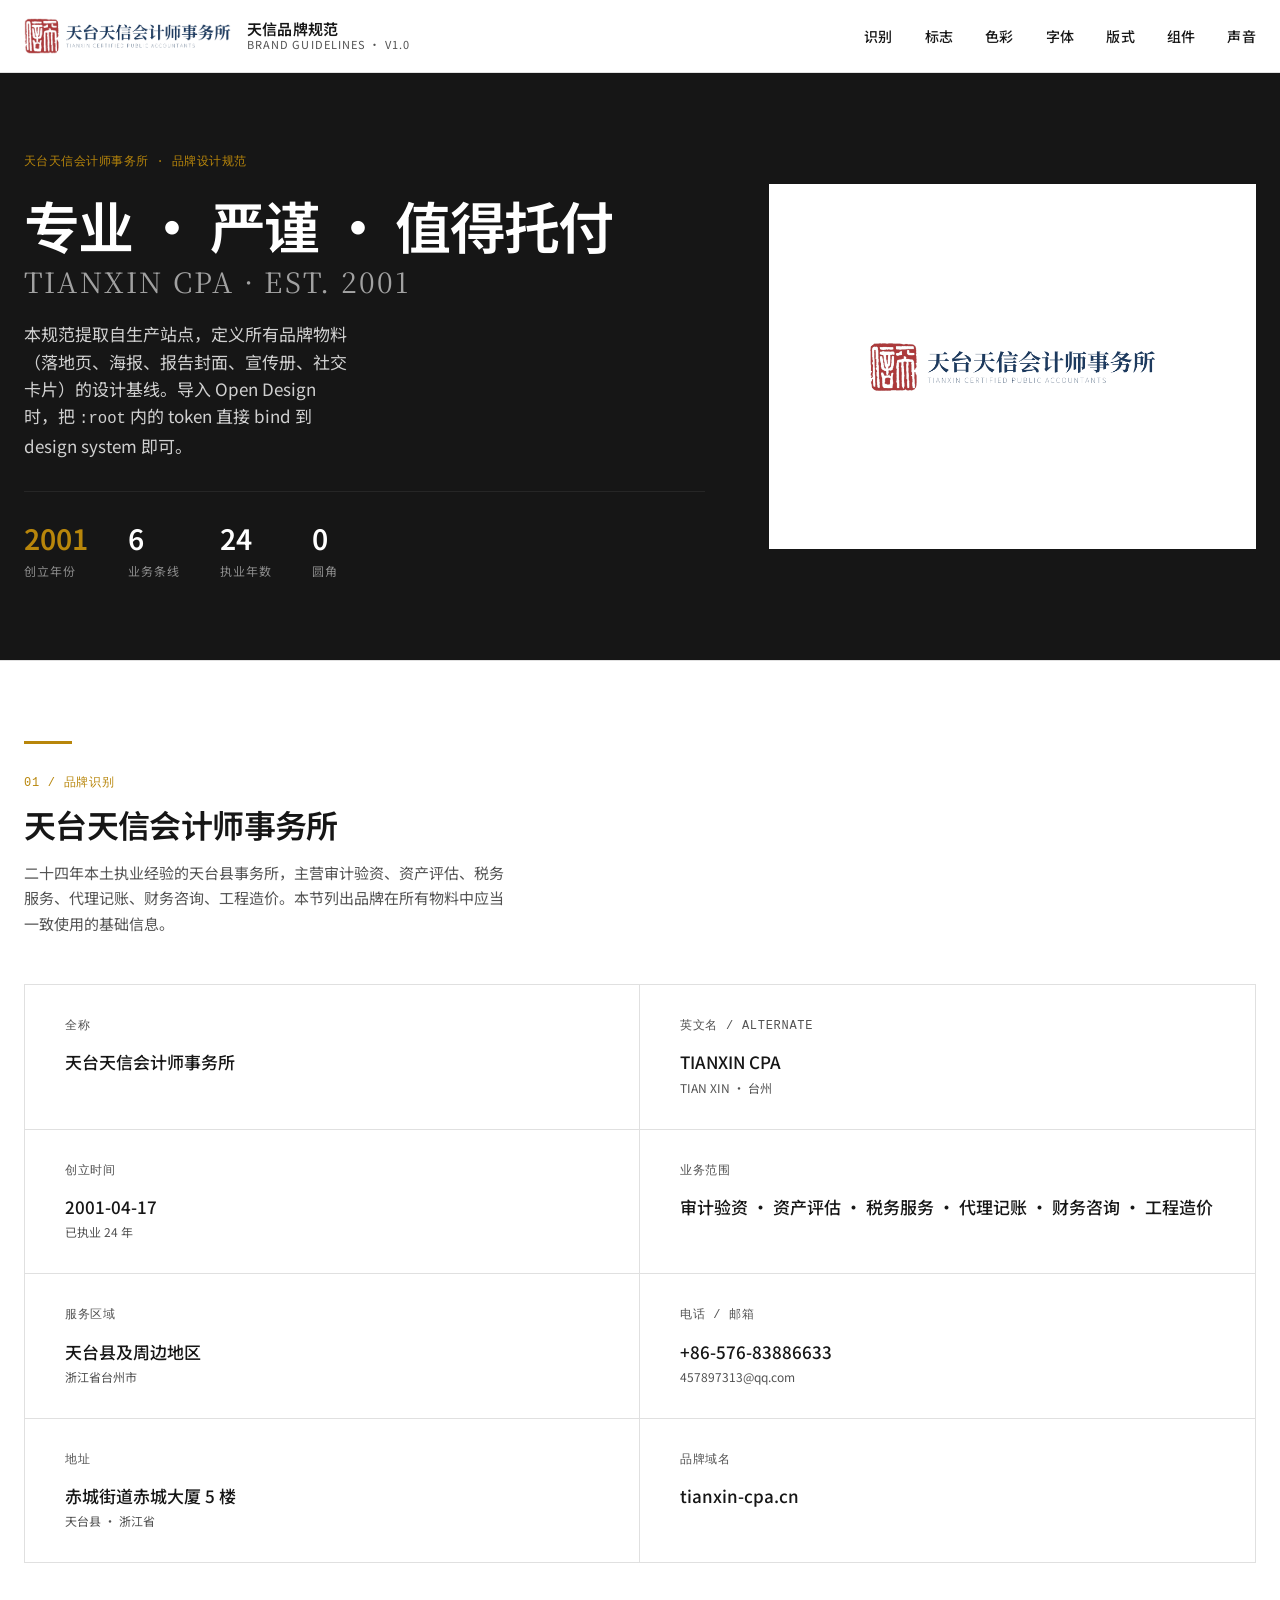
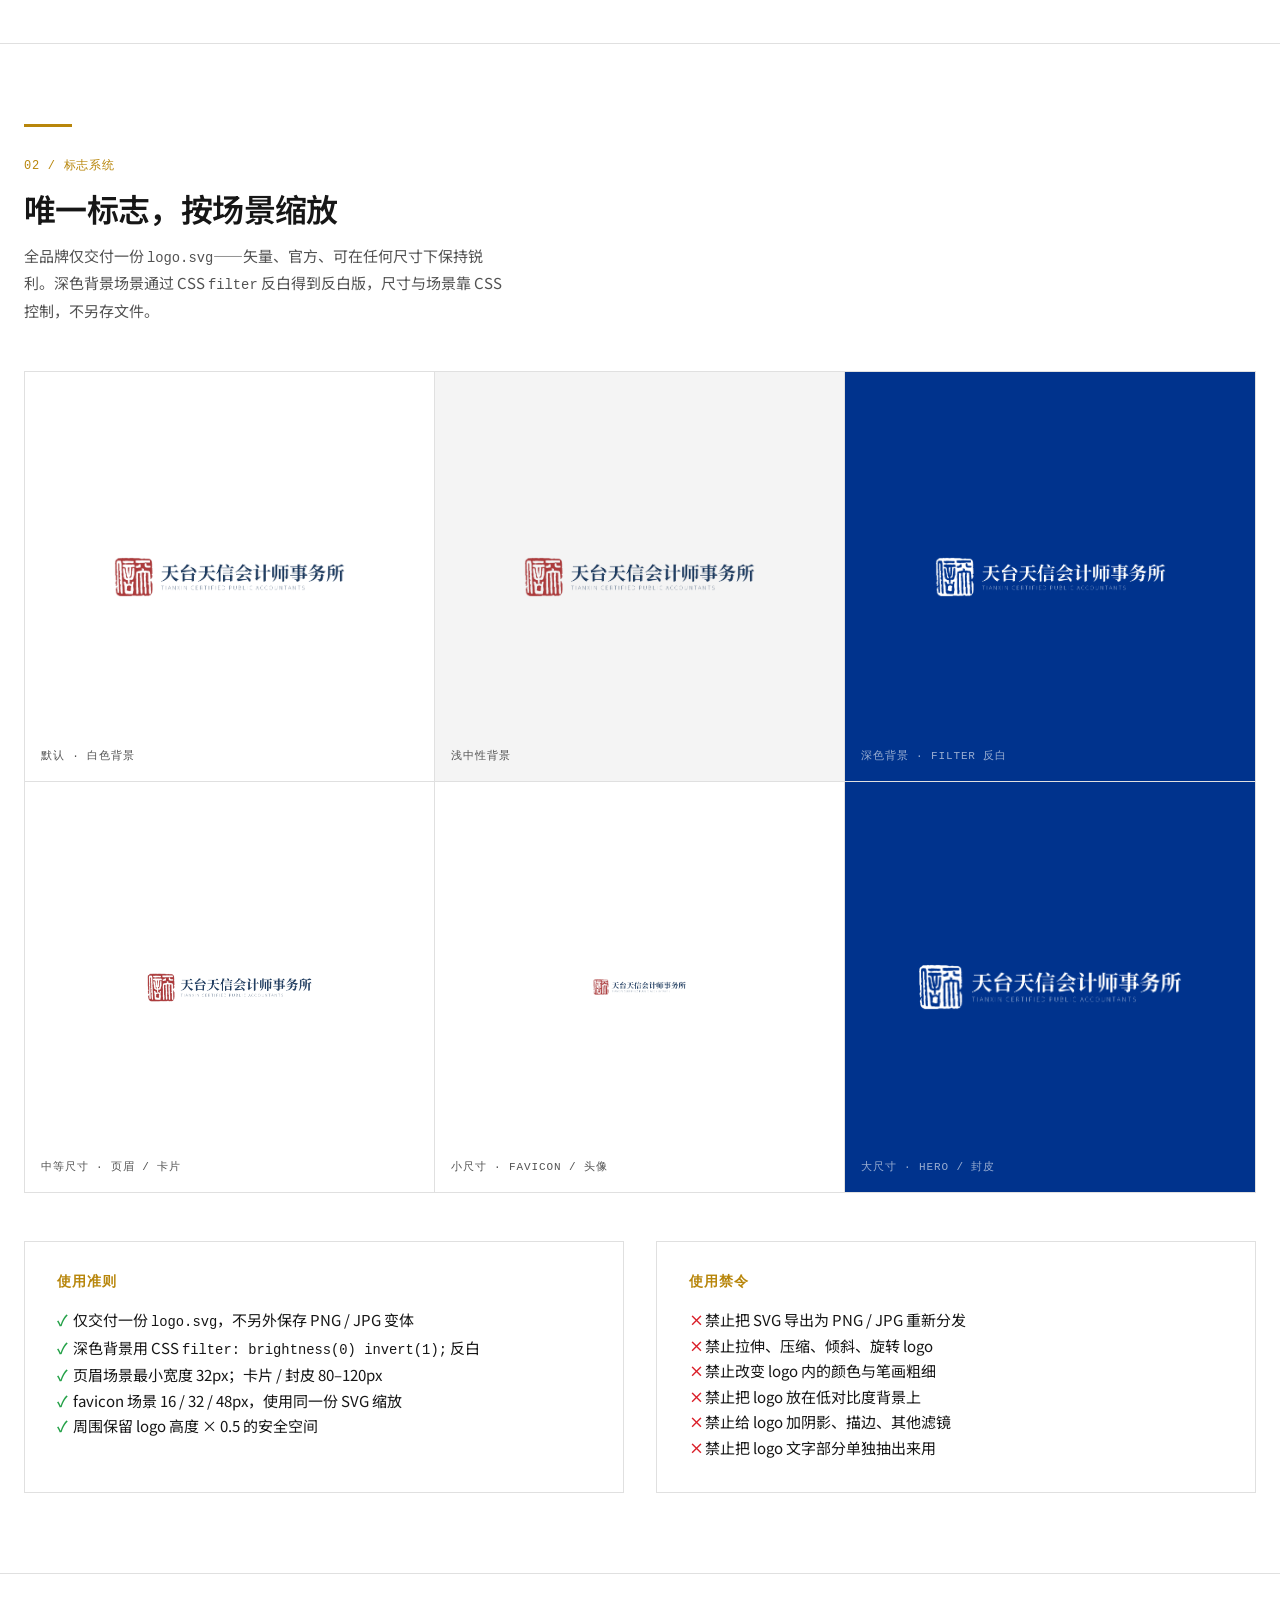
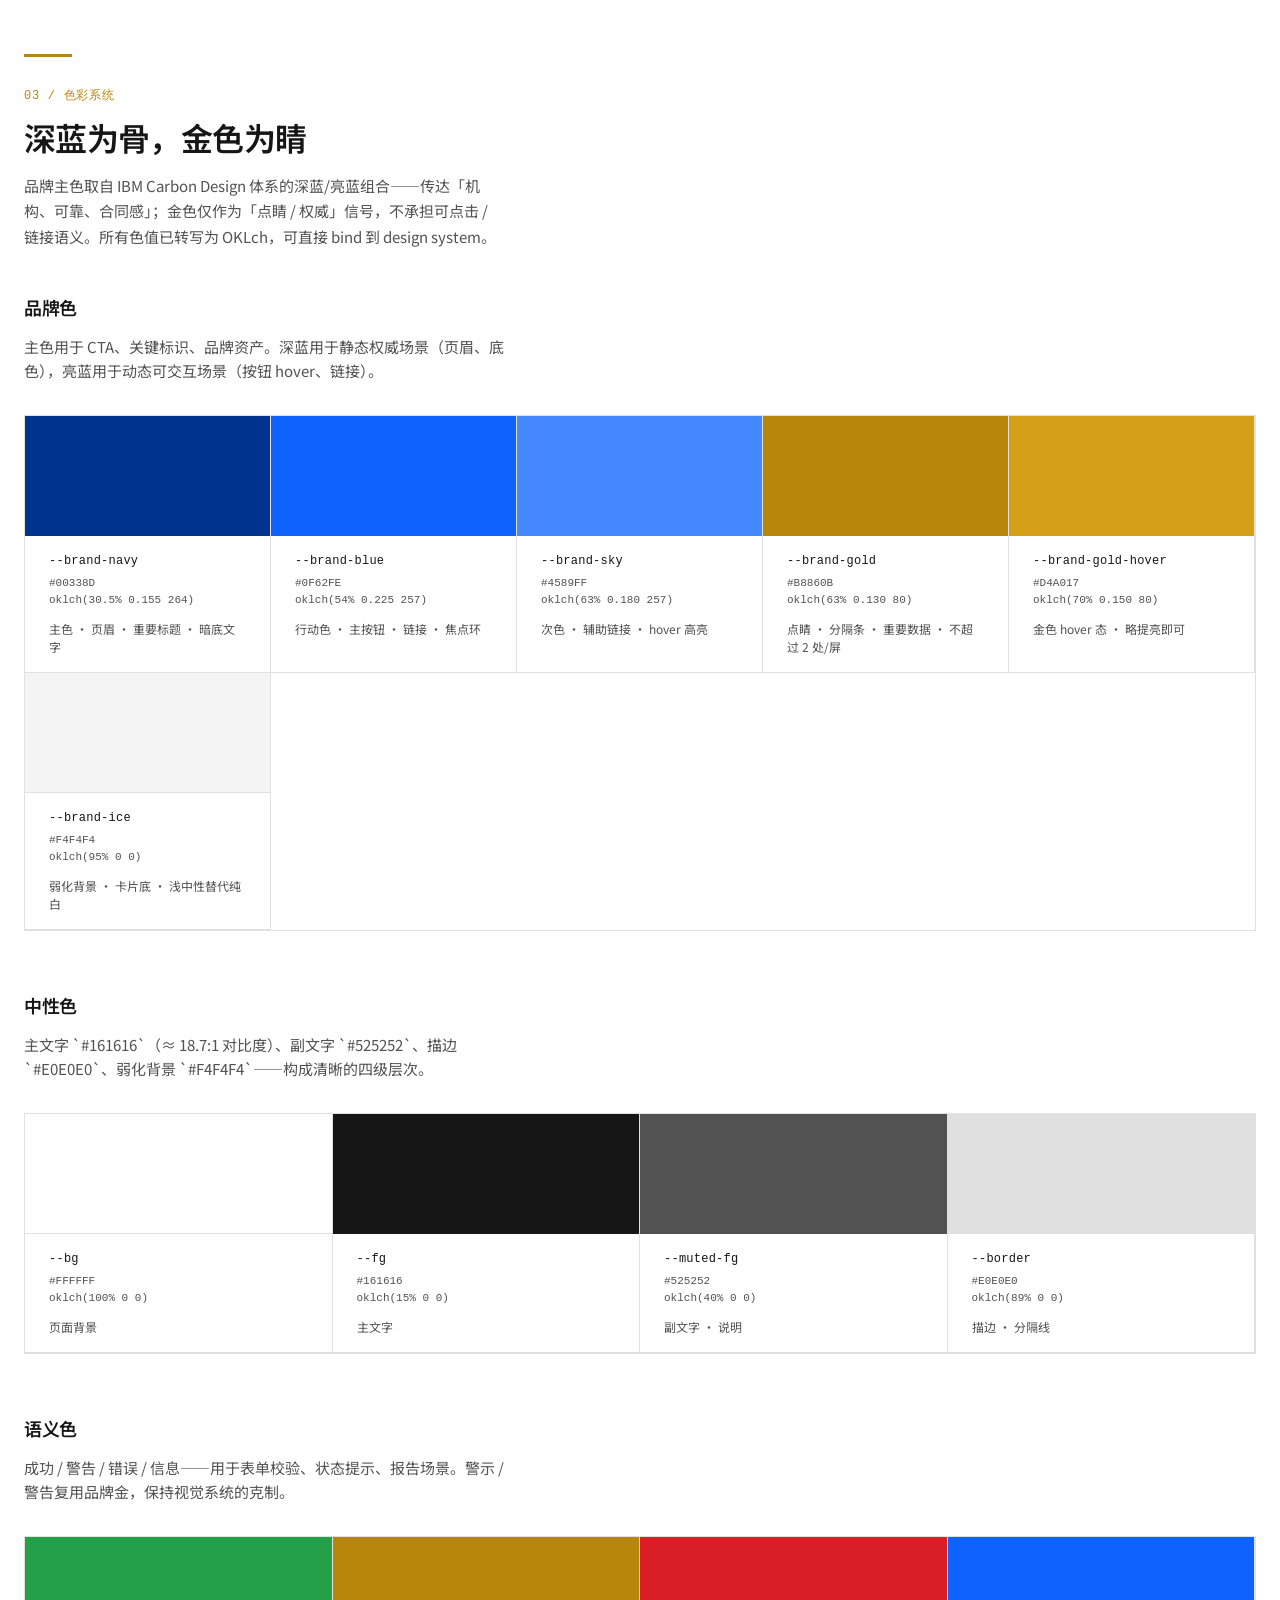
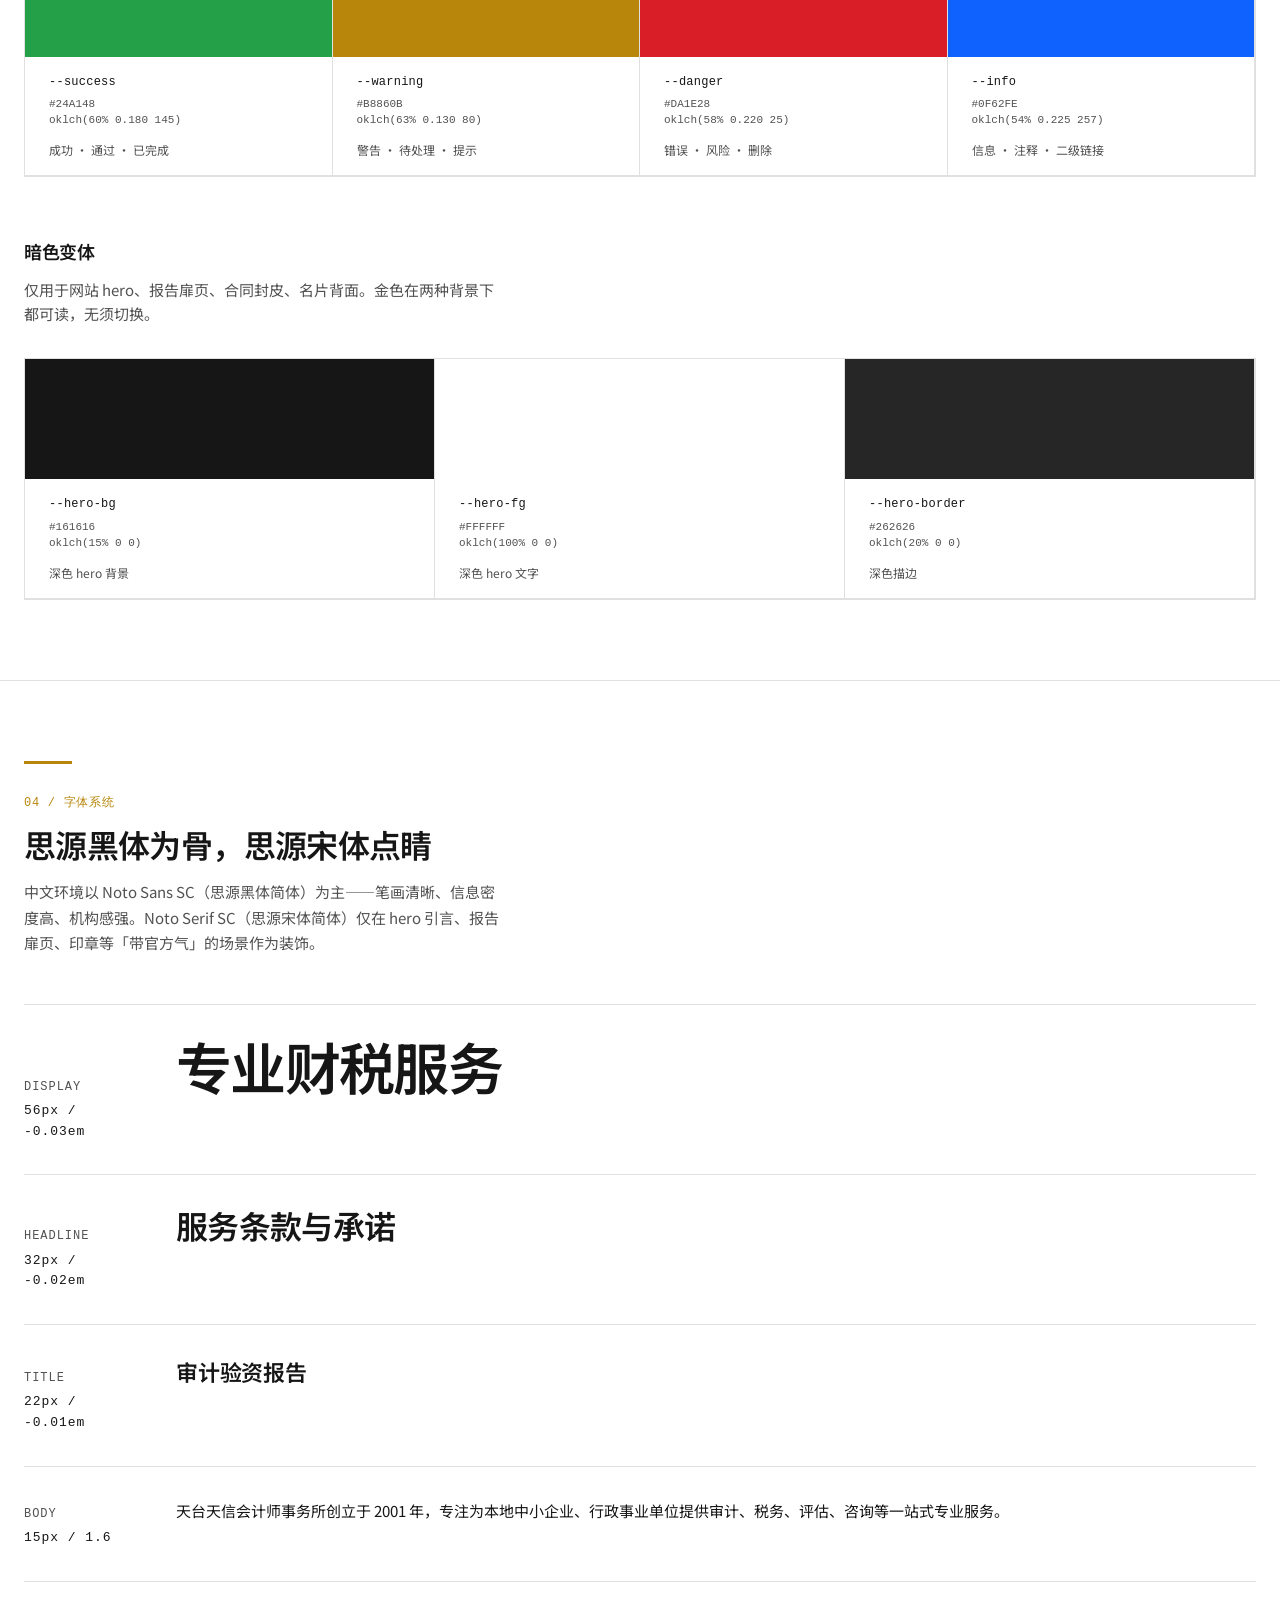
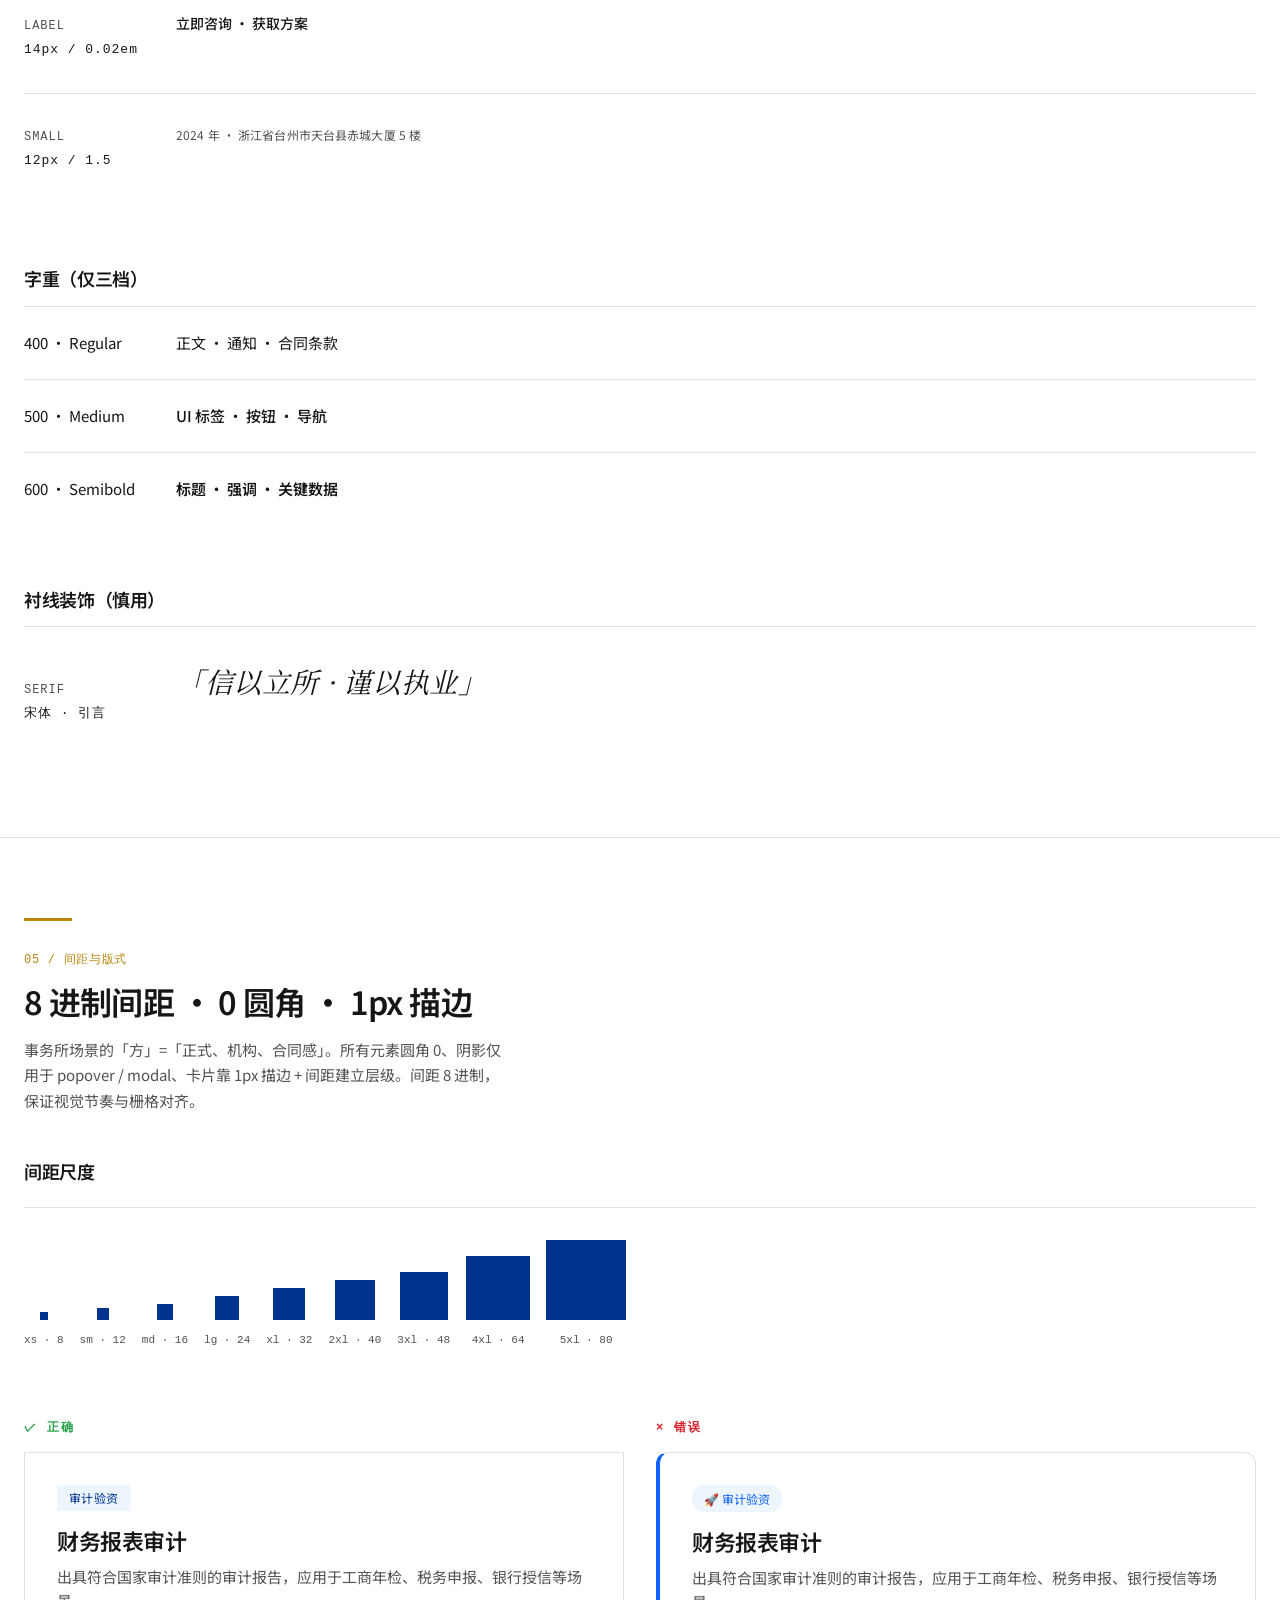
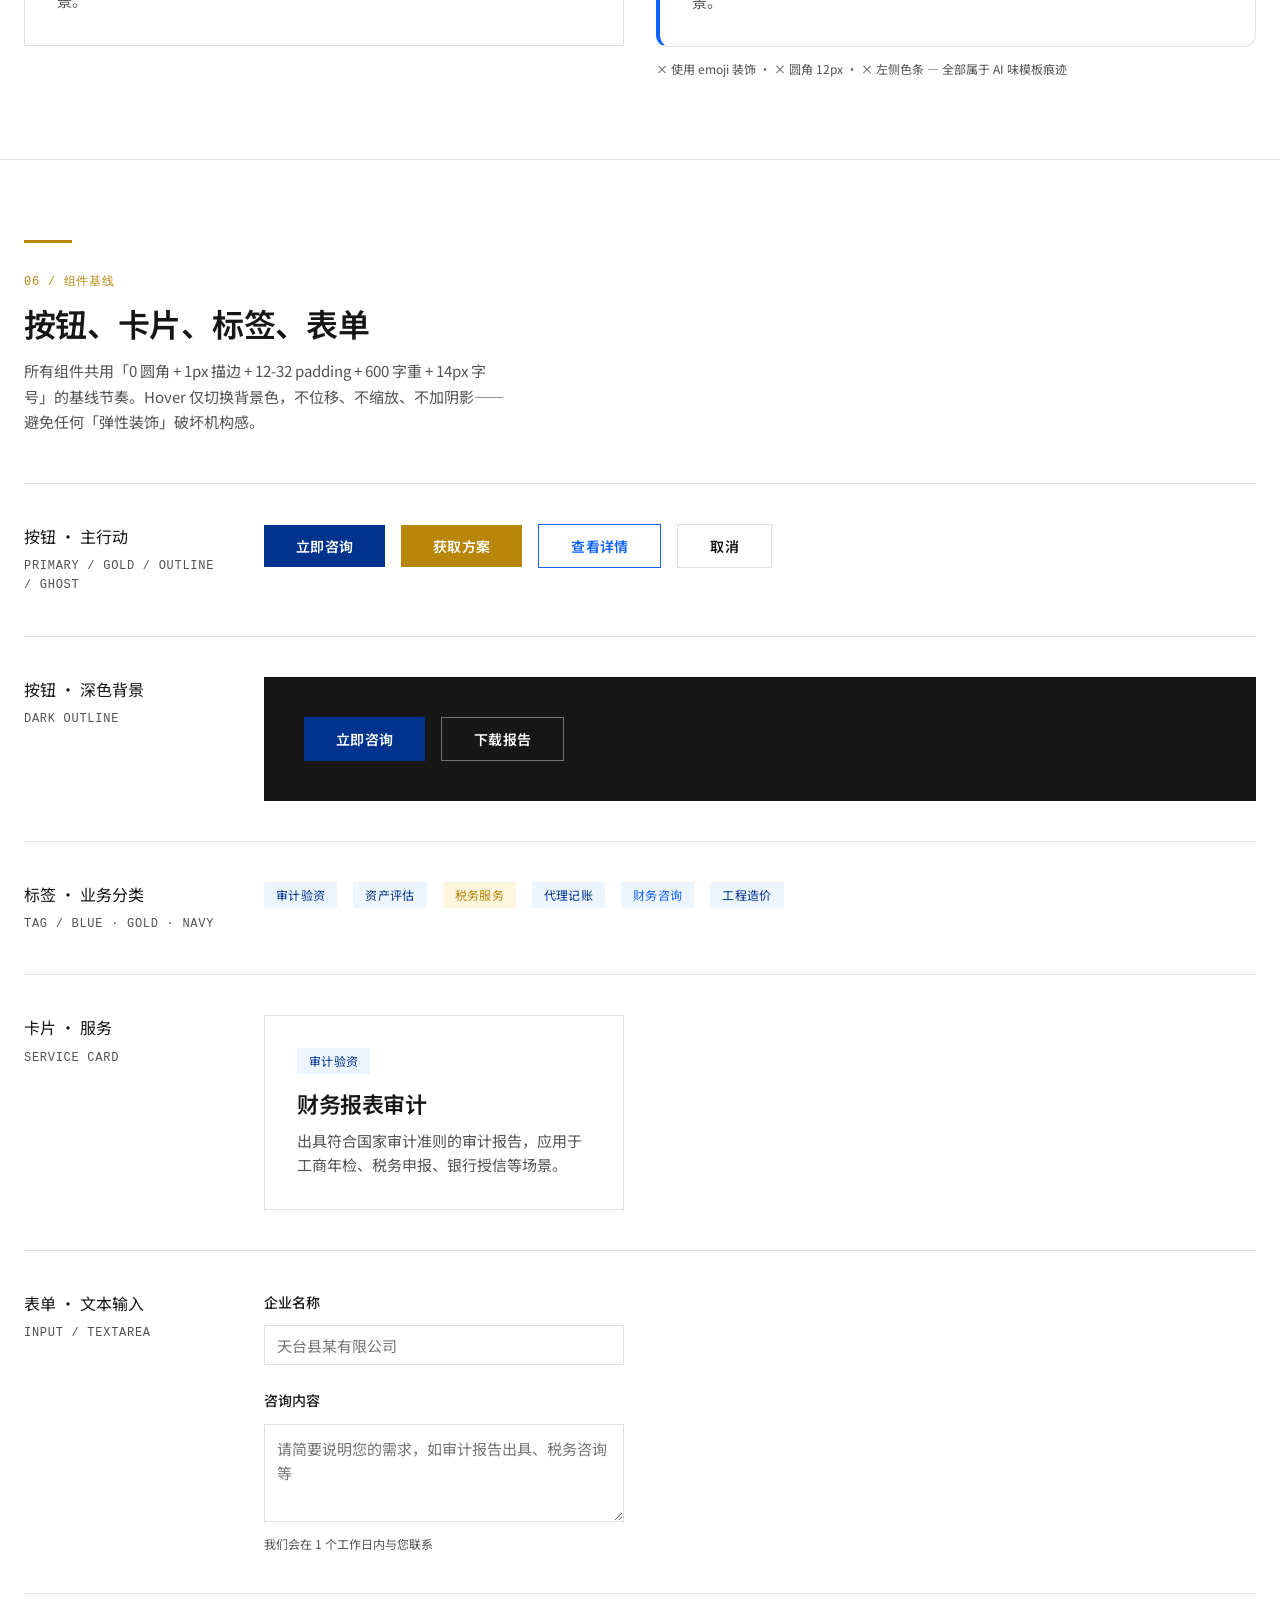
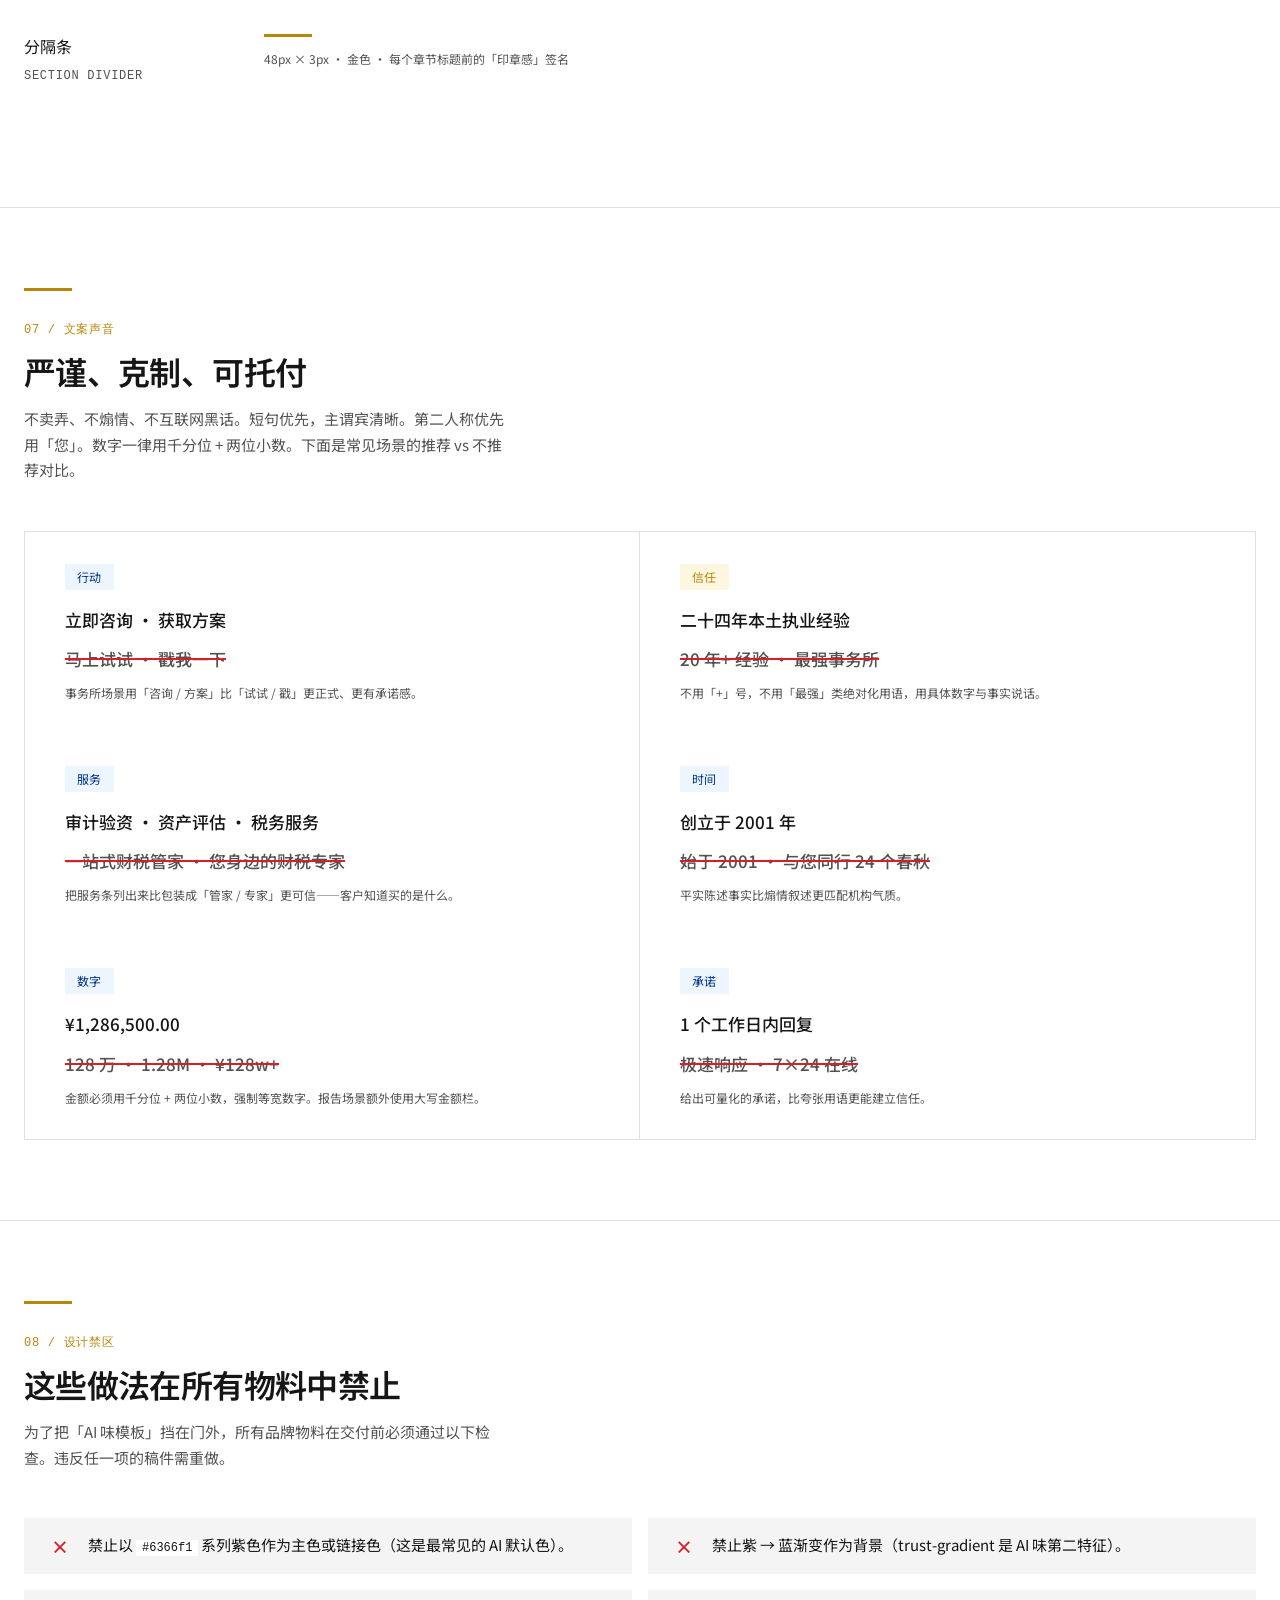
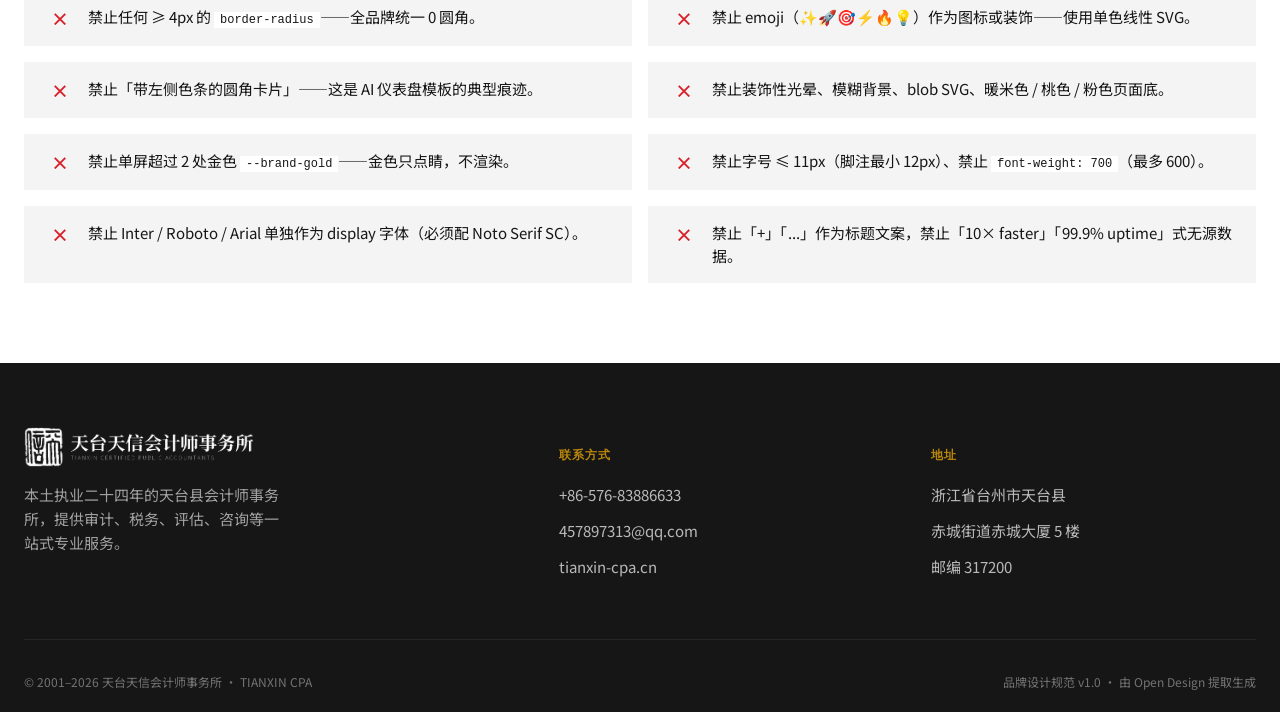
<file: 天信文档skill/assets/brand-guide.html>
<!doctype html>
<html lang="zh-CN">
<head>
  <meta charset="UTF-8" />
  <meta name="viewport" content="width=device-width, initial-scale=1.0" />
  <title>天台天信会计师事务所 · 品牌设计规范</title>
  <link rel="icon" type="image/svg+xml" href="./brand/logo-horizontal-color.png" />
  <meta name="description" content="天台天信会计师事务所（TIANXIN CPA）品牌设计规范——颜色、字体、标志、组件与文案声音的基线参考。" />
  <link rel="preconnect" href="https://fonts.googleapis.com" />
  <link rel="preconnect" href="https://fonts.gstatic.com" crossorigin />
  <link href="https://fonts.googleapis.com/css2?family=Noto+Sans+SC:wght@300;400;500;600&family=Noto+Serif+SC:wght@400;600&display=swap" rel="stylesheet" />
  <style>
    /* =========================================================
       Design tokens —— 直接 bind 到 Open Design 的 design system
       ========================================================= */
    :root {
      /* 品牌色 */
      --brand-navy:        #00338D;
      --brand-blue:        #0F62FE;
      --brand-sky:         #4589FF;
      --brand-gold:        #B8860B;
      --brand-gold-hover:  #D4A017;
      --brand-ice:         #F4F4F4;

      /* 中性 */
      --bg:                #FFFFFF;
      --fg:                #161616;
      --muted:             #F4F4F4;
      --muted-fg:          #525252;
      --border:            #E0E0E0;
      --border-hover:      #E8E8E8;

      /* 语义 */
      --success:           #24A148;
      --warning:           #B8860B;
      --danger:            #DA1E28;
      --info:              #0F62FE;

      /* 暗色变体 */
      --hero-bg:           #161616;
      --hero-fg:           #FFFFFF;
      --hero-border:       #262626;

      /* 字体 */
      --font-sans:  "Noto Sans SC", "Inter", -apple-system, BlinkMacSystemFont, "Segoe UI", "Helvetica Neue", "PingFang SC", "Hiragino Sans GB", "Microsoft YaHei", Arial, sans-serif;
      --font-serif: "Noto Serif SC", "Source Han Serif SC", Georgia, "Times New Roman", "STSong", "SimSun", serif;
      --font-mono:  ui-monospace, "JetBrains Mono", "SF Mono", Menlo, Consolas, monospace;

      /* 字号 */
      --fs-display: 56px;
      --fs-headline: 32px;
      --fs-title:    22px;
      --fs-body:     15px;
      --fs-label:    14px;
      --fs-small:    12px;

      /* 间距 */
      --space-xs:   8px;
      --space-sm:  12px;
      --space-md:  16px;
      --space-lg:  24px;
      --space-xl:  32px;
      --space-2xl: 40px;
      --space-3xl: 48px;
      --space-4xl: 64px;
      --space-5xl: 80px;

      /* 圆角 —— 全局 0 */
      --radius: 0;

      /* 容器 */
      --container: 1280px;
      --gutter: 24px;

      /* 阴影 */
      --shadow-card: none;
      --shadow-popover: 0 8px 24px rgba(0, 0, 0, 0.12);

      /* 动效 */
      --ease: cubic-bezier(0.4, 0, 0.2, 1);
      --dur-fast: 0.15s;
      --dur-normal: 0.2s;
    }

    /* =========================================================
       Base
       ========================================================= */
    *, *::before, *::after { box-sizing: border-box; }
    html, body { margin: 0; padding: 0; }
    body {
      font-family: var(--font-sans);
      font-size: var(--fs-body);
      line-height: 1.6;
      color: var(--fg);
      background: var(--bg);
      font-feature-settings: "tnum" 1, "kern" 1;
      -webkit-font-smoothing: antialiased;
      -moz-osx-font-smoothing: grayscale;
      text-rendering: optimizeLegibility;
    }
    img, svg { display: block; max-width: 100%; }
    a { color: var(--brand-blue); text-decoration: none; }
    a:hover { text-decoration: underline; text-underline-offset: 3px; }
    ::selection { background: var(--brand-navy); color: #fff; }

    /* 排版基线 */
    h1, h2, h3, h4 { margin: 0; font-weight: 600; line-height: 1.2; letter-spacing: -0.02em; }
    p { margin: 0; }
    code, .mono { font-family: var(--font-mono); font-size: 0.92em; }
    .small { font-size: var(--fs-small); color: var(--muted-fg); }

    /* =========================================================
       Layout primitives
       ========================================================= */
    .container {
      max-width: var(--container);
      margin: 0 auto;
      padding: 0 var(--gutter);
    }
    .section {
      padding: var(--space-5xl) 0;
      border-top: 1px solid var(--border);
    }
    .section:first-of-type { border-top: 0; }
    .section-num {
      display: inline-block;
      font-family: var(--font-mono);
      font-size: var(--fs-small);
      letter-spacing: 0.06em;
      color: var(--brand-gold);
      margin-bottom: var(--space-sm);
    }
    .section-title {
      font-size: var(--fs-headline);
      letter-spacing: -0.02em;
      margin-bottom: var(--space-md);
    }
    .section-lead {
      max-width: 60ch;
      color: var(--muted-fg);
      font-size: var(--fs-body);
      line-height: 1.7;
      margin-bottom: var(--space-3xl);
    }
    .divider {
      width: 48px;
      height: 3px;
      background: var(--brand-gold);
      margin-bottom: var(--space-lg);
    }
    .eyebrow {
      font-family: var(--font-mono);
      font-size: var(--fs-small);
      letter-spacing: 0.08em;
      text-transform: uppercase;
      color: var(--muted-fg);
    }

    /* =========================================================
       Header / Nav
       ========================================================= */
    .site-header {
      position: sticky;
      top: 0;
      z-index: 100;
      background: rgba(255, 255, 255, 0.95);
      backdrop-filter: blur(10px);
      -webkit-backdrop-filter: blur(10px);
      border-bottom: 1px solid var(--border);
    }
    .site-header .container {
      display: flex;
      align-items: center;
      justify-content: space-between;
      height: 72px;
    }
    .site-brand {
      display: flex;
      align-items: center;
      gap: var(--space-md);
    }
    .site-brand img { height: 36px; width: auto; }
    .site-brand .name {
      font-weight: 600;
      font-size: 15px;
      letter-spacing: 0.02em;
      line-height: 1.2;
    }
    .site-brand .name small {
      display: block;
      font-size: 11px;
      font-weight: 400;
      letter-spacing: 0.1em;
      color: var(--muted-fg);
      text-transform: uppercase;
    }
    .site-nav { display: flex; gap: var(--space-xl); }
    .site-nav a {
      color: var(--fg);
      font-size: var(--fs-label);
      font-weight: 500;
      letter-spacing: 0.02em;
    }
    .site-nav a:hover { color: var(--brand-blue); text-decoration: none; }

    /* =========================================================
       Hero
       ========================================================= */
    .hero {
      background: var(--hero-bg);
      color: var(--hero-fg);
      padding: var(--space-5xl) 0;
    }
    .hero .container {
      display: grid;
      grid-template-columns: 1.4fr 1fr;
      gap: var(--space-4xl);
      align-items: center;
    }
    .hero-eyebrow {
      font-family: var(--font-mono);
      font-size: var(--fs-small);
      letter-spacing: 0.04em;
      color: var(--brand-gold);
      text-transform: uppercase;
      margin-bottom: var(--space-lg);
    }
    .hero h1 {
      font-size: var(--fs-display);
      line-height: 1.05;
      letter-spacing: -0.03em;
      margin-bottom: var(--space-lg);
    }
    .hero h1 .zh { display: block; }
    .hero h1 .en {
      display: block;
      font-family: var(--font-serif);
      font-size: 28px;
      font-weight: 400;
      letter-spacing: 0.08em;
      color: rgba(255, 255, 255, 0.6);
      margin-top: var(--space-sm);
    }
    .hero-tagline {
      font-size: 17px;
      line-height: 1.6;
      color: rgba(255, 255, 255, 0.8);
      max-width: 36ch;
      margin-bottom: var(--space-xl);
    }
    .hero-meta {
      display: flex;
      gap: var(--space-2xl);
      padding-top: var(--space-lg);
      border-top: 1px solid var(--hero-border);
    }
    .hero-meta .stat .num {
      font-size: 28px;
      font-weight: 600;
      font-variant-numeric: tabular-nums;
      color: #fff;
    }
    .hero-meta .stat:first-child .num {
      color: var(--brand-gold);
    }
    .hero-meta .stat .label {
      font-size: var(--fs-small);
      color: rgba(255, 255, 255, 0.5);
      letter-spacing: 0.08em;
    }
    .hero-logo {
      background: #fff;
      padding: var(--space-4xl);
      display: flex;
      align-items: center;
      justify-content: center;
      aspect-ratio: 4 / 3;
    }
    .hero-logo img { max-width: 80%; height: auto; }

    /* =========================================================
       Brand identity block
       ========================================================= */
    .identity-grid {
      display: grid;
      grid-template-columns: 1fr 1fr;
      gap: 0;
      border: 1px solid var(--border);
    }
    .identity-cell {
      padding: var(--space-xl) var(--space-2xl);
      border-right: 1px solid var(--border);
      border-bottom: 1px solid var(--border);
    }
    .identity-cell:nth-child(2n) { border-right: 0; }
    .identity-cell:nth-last-child(-n+2) { border-bottom: 0; }
    .identity-cell .label {
      font-family: var(--font-mono);
      font-size: var(--fs-small);
      letter-spacing: 0.06em;
      text-transform: uppercase;
      color: var(--muted-fg);
      margin-bottom: var(--space-sm);
    }
    .identity-cell .value {
      font-size: 17px;
      font-weight: 500;
      color: var(--fg);
    }
    .identity-cell .value small {
      display: block;
      font-size: var(--fs-small);
      font-weight: 400;
      color: var(--muted-fg);
      margin-top: 2px;
    }

    /* =========================================================
       Logo system
       ========================================================= */
    .logo-grid {
      display: grid;
      grid-template-columns: repeat(3, 1fr);
      gap: 0;
      border: 1px solid var(--border);
    }
    .logo-cell {
      aspect-ratio: 1;
      display: flex;
      align-items: center;
      justify-content: center;
      padding: var(--space-2xl);
      border-right: 1px solid var(--border);
      border-bottom: 1px solid var(--border);
      position: relative;
    }
    .logo-cell:nth-child(3n) { border-right: 0; }
    .logo-cell:nth-last-child(-n+3) { border-bottom: 0; }
    .logo-cell .caption {
      position: absolute;
      bottom: var(--space-md);
      left: var(--space-md);
      right: var(--space-md);
      font-family: var(--font-mono);
      font-size: 11px;
      letter-spacing: 0.08em;
      color: var(--muted-fg);
      text-transform: uppercase;
    }
    .logo-cell img { max-width: 70%; max-height: 70%; object-fit: contain; }
    .bg-white { background: #fff; }
    .bg-ice  { background: var(--brand-ice); }
    .bg-navy { background: var(--brand-navy); }

    .logo-rules {
      display: grid;
      grid-template-columns: 1fr 1fr;
      gap: var(--space-xl);
      margin-top: var(--space-3xl);
    }
    .logo-rule {
      border: 1px solid var(--border);
      padding: var(--space-xl);
    }
    .logo-rule h4 {
      font-size: 14px;
      font-family: var(--font-mono);
      letter-spacing: 0.08em;
      text-transform: uppercase;
      color: var(--brand-gold);
      margin-bottom: var(--space-md);
    }
    .logo-rule ul { padding: 0; margin: 0; list-style: none; }
    .logo-rule li {
      font-size: var(--fs-body);
      line-height: 1.7;
      padding-left: var(--space-md);
      position: relative;
    }
    .logo-rule li::before {
      content: "×";
      color: var(--danger);
      position: absolute;
      left: 0;
      font-weight: 600;
    }
    .logo-rule.do li::before { content: "✓"; color: var(--success); }

    /* =========================================================
       Color system
       ========================================================= */
    .color-group { margin-bottom: var(--space-4xl); }
    .color-group:last-child { margin-bottom: 0; }
    .color-group h3 {
      font-size: 18px;
      font-weight: 600;
      margin-bottom: var(--space-md);
    }
    .color-group .group-desc {
      font-size: var(--fs-body);
      color: var(--muted-fg);
      max-width: 60ch;
      margin-bottom: var(--space-xl);
    }
    .swatch-grid {
      display: grid;
      grid-template-columns: repeat(auto-fit, minmax(220px, 1fr));
      gap: 0;
      border: 1px solid var(--border);
    }
    .swatch {
      border-right: 1px solid var(--border);
      border-bottom: 1px solid var(--border);
      background: var(--bg);
    }
    .swatch .chip {
      height: 120px;
      width: 100%;
    }
    .swatch .meta {
      padding: var(--space-md) var(--space-lg);
    }
    .swatch .token {
      font-family: var(--font-mono);
      font-size: var(--fs-small);
      font-weight: 500;
      letter-spacing: 0.02em;
      color: var(--fg);
      margin-bottom: 4px;
    }
    .swatch .values {
      font-family: var(--font-mono);
      font-size: 11px;
      color: var(--muted-fg);
      line-height: 1.5;
    }
    .swatch .usage {
      font-size: var(--fs-small);
      color: var(--muted-fg);
      margin-top: var(--space-sm);
      line-height: 1.5;
    }

    /* =========================================================
       Typography
       ========================================================= */
    .type-row {
      display: grid;
      grid-template-columns: 120px 1fr;
      gap: var(--space-xl);
      padding: var(--space-xl) 0;
      border-top: 1px solid var(--border);
      align-items: baseline;
    }
    .type-row:first-child { border-top: 0; }
    .type-row .meta-label {
      font-family: var(--font-mono);
      font-size: var(--fs-small);
      letter-spacing: 0.08em;
      color: var(--muted-fg);
    }
    .type-row .meta-label .size {
      display: block;
      font-size: 13px;
      color: var(--fg);
      margin-top: 4px;
    }
    .type-display { font-size: var(--fs-display); line-height: 1.05; letter-spacing: -0.03em; font-weight: 600; }
    .type-headline { font-size: var(--fs-headline); line-height: 1.15; letter-spacing: -0.02em; font-weight: 600; }
    .type-title { font-size: var(--fs-title); line-height: 1.3; letter-spacing: -0.01em; font-weight: 600; }
    .type-body { font-size: var(--fs-body); line-height: 1.6; }
    .type-label { font-size: var(--fs-label); line-height: 1.4; font-weight: 500; }
    .type-small { font-size: var(--fs-small); line-height: 1.5; letter-spacing: 0.01em; color: var(--muted-fg); }
    .type-serif {
      font-family: var(--font-serif);
      font-style: italic;
      letter-spacing: 0.02em;
    }

    .weight-row {
      display: grid;
      grid-template-columns: 120px 1fr;
      gap: var(--space-xl);
      padding: var(--space-lg) 0;
      border-top: 1px solid var(--border);
      align-items: center;
    }
    .weight-row:first-child { border-top: 0; }

    /* =========================================================
       Spacing & layout
       ========================================================= */
    .spacing-bar {
      display: flex;
      align-items: flex-end;
      gap: var(--space-md);
      padding: var(--space-xl) 0;
      border-top: 1px solid var(--border);
    }
    .spacing-bar:first-of-type { border-top: 0; }
    .space-item { display: flex; flex-direction: column; align-items: center; gap: var(--space-sm); }
    .space-item .block { background: var(--brand-navy); }
    .space-item .label {
      font-family: var(--font-mono);
      font-size: 11px;
      color: var(--muted-fg);
      text-align: center;
    }

    .do-dont-grid {
      display: grid;
      grid-template-columns: 1fr 1fr;
      gap: var(--space-xl);
      margin-top: var(--space-2xl);
    }

    /* =========================================================
       Components
       ========================================================= */
    .component-row {
      display: grid;
      grid-template-columns: 200px 1fr;
      gap: var(--space-2xl);
      padding: var(--space-2xl) 0;
      border-top: 1px solid var(--border);
      align-items: start;
    }
    .component-row:first-child { border-top: 0; }
    .component-row .label {
      font-family: var(--font-mono);
      font-size: var(--fs-small);
      letter-spacing: 0.06em;
      color: var(--muted-fg);
      text-transform: uppercase;
    }
    .component-row .label .name {
      display: block;
      font-size: 16px;
      color: var(--fg);
      margin-bottom: var(--space-xs);
      font-family: var(--font-sans);
      text-transform: none;
      letter-spacing: 0;
    }

    .btn {
      display: inline-flex;
      align-items: center;
      gap: var(--space-sm);
      font-family: var(--font-sans);
      font-size: var(--fs-label);
      font-weight: 600;
      letter-spacing: 0.02em;
      line-height: 1;
      padding: 14px 32px;
      border: 0;
      cursor: pointer;
      transition: background var(--dur-normal) var(--ease);
      text-decoration: none;
    }
    .btn:hover { text-decoration: none; }
    .btn-primary { background: var(--brand-navy); color: #fff; }
    .btn-primary:hover { background: var(--brand-blue); }
    .btn-gold { background: var(--brand-gold); color: #fff; }
    .btn-gold:hover { background: var(--brand-gold-hover); }
    .btn-outline { background: transparent; color: var(--brand-blue); border: 1px solid var(--brand-blue); }
    .btn-outline:hover { background: var(--brand-blue); color: #fff; }
    .btn-ghost { background: transparent; color: var(--fg); border: 1px solid var(--border); }
    .btn-ghost:hover { background: var(--muted); }
    .btn-dark-outline {
      background: transparent;
      color: #fff;
      border: 1px solid rgba(255, 255, 255, 0.4);
    }
    .btn-dark-outline:hover { background: rgba(255, 255, 255, 0.08); border-color: rgba(255, 255, 255, 0.7); }

    .tag {
      display: inline-block;
      padding: 4px 12px;
      font-size: var(--fs-small);
      font-weight: 400;
      letter-spacing: 0.32px;
      line-height: 1.5;
    }
    .tag-blue { color: var(--brand-blue); background: #EDF5FF; }
    .tag-gold { color: var(--brand-gold); background: #FEF7E0; }
    .tag-navy { color: var(--brand-navy); background: #EDF5FF; }

    .example-card {
      border: 1px solid var(--border);
      padding: var(--space-xl);
      max-width: 360px;
      transition: background var(--dur-normal) var(--ease);
    }
    .example-card:hover { background: var(--border-hover); }
    .example-card .tag { margin-bottom: var(--space-md); }
    .example-card h4 {
      font-size: var(--fs-title);
      font-weight: 600;
      margin-bottom: var(--space-sm);
    }
    .example-card p {
      font-size: var(--fs-body);
      color: var(--muted-fg);
      line-height: 1.6;
    }

    .form-field {
      max-width: 360px;
    }
    .form-field label {
      display: block;
      font-size: var(--fs-label);
      font-weight: 500;
      margin-bottom: var(--space-sm);
    }
    .form-field input, .form-field textarea {
      width: 100%;
      height: 40px;
      padding: 0 12px;
      border: 1px solid var(--border);
      background: var(--bg);
      font: inherit;
      color: var(--fg);
      outline: none;
      transition: border-color var(--dur-normal) var(--ease), box-shadow var(--dur-normal) var(--ease);
    }
    .form-field textarea { height: auto; padding: 12px; }
    .form-field input:focus, .form-field textarea:focus {
      border-color: var(--brand-blue);
      box-shadow: 0 0 0 2px rgba(15, 98, 254, 0.2);
    }
    .form-field .help {
      font-size: var(--fs-small);
      color: var(--muted-fg);
      margin-top: 6px;
    }

    .divider-sample {
      height: 3px;
      background: var(--brand-gold);
      width: 48px;
    }

    /* =========================================================
       Voice
       ========================================================= */
    .voice-grid {
      display: grid;
      grid-template-columns: 1fr 1fr;
      gap: 0;
      border: 1px solid var(--border);
    }
    .voice-cell {
      padding: var(--space-xl) var(--space-2xl);
      border-right: 1px solid var(--border);
    }
    .voice-cell:nth-child(2n) { border-right: 0; }
    .voice-cell .tag-row {
      margin-bottom: var(--space-md);
    }
    .voice-cell .do-copy {
      font-size: 17px;
      font-weight: 500;
      color: var(--fg);
      margin-bottom: var(--space-sm);
    }
    .voice-cell .dont-copy {
      font-size: 17px;
      font-weight: 500;
      color: var(--muted-fg);
      text-decoration: line-through;
      text-decoration-color: var(--danger);
      text-decoration-thickness: 1.5px;
    }
    .voice-cell .why {
      font-size: var(--fs-small);
      color: var(--muted-fg);
      line-height: 1.5;
      margin-top: var(--space-sm);
    }

    /* =========================================================
       Anti-slop callout
       ========================================================= */
    .anti-grid {
      display: grid;
      grid-template-columns: repeat(2, 1fr);
      gap: var(--space-md);
      margin-top: var(--space-xl);
    }
    .anti-item {
      display: flex;
      align-items: flex-start;
      gap: var(--space-md);
      padding: var(--space-md) var(--space-lg);
      background: var(--muted);
    }
    .anti-item .icon {
      width: 24px; height: 24px;
      flex-shrink: 0;
      display: grid; place-items: center;
      color: var(--danger);
      font-weight: 700;
      font-size: 18px;
      line-height: 1;
    }
    .anti-item .text {
      font-size: var(--fs-body);
      line-height: 1.5;
    }
    .anti-item code {
      font-family: var(--font-mono);
      font-size: 12px;
      background: #fff;
      padding: 1px 6px;
    }

    /* =========================================================
       Footer
       ========================================================= */
    .site-footer {
      background: var(--hero-bg);
      color: var(--hero-fg);
      padding: var(--space-4xl) 0 var(--space-2xl);
    }
    .footer-grid {
      display: grid;
      grid-template-columns: 1.5fr 1fr 1fr;
      gap: var(--space-3xl);
      padding-bottom: var(--space-3xl);
      border-bottom: 1px solid var(--hero-border);
    }
    .footer-brand img { height: 40px; margin-bottom: var(--space-md); filter: brightness(0) invert(1); }
    .footer-brand p {
      font-size: var(--fs-body);
      color: rgba(255, 255, 255, 0.6);
      max-width: 32ch;
      line-height: 1.6;
    }
    .footer-col h5 {
      font-size: var(--fs-small);
      font-family: var(--font-mono);
      letter-spacing: 0.08em;
      text-transform: uppercase;
      color: var(--brand-gold);
      margin-bottom: var(--space-md);
    }
    .footer-col ul { list-style: none; padding: 0; margin: 0; }
    .footer-col li { margin-bottom: var(--space-sm); font-size: var(--fs-body); color: rgba(255, 255, 255, 0.7); }
    .footer-col li a { color: rgba(255, 255, 255, 0.7); }
    .footer-col li a:hover { color: #fff; }
    .footer-bottom {
      padding-top: var(--space-xl);
      display: flex;
      justify-content: space-between;
      font-size: var(--fs-small);
      color: rgba(255, 255, 255, 0.4);
    }

    /* =========================================================
       Responsive
       ========================================================= */
    @media (max-width: 1024px) {
      .hero .container { grid-template-columns: 1fr; }
      .hero-logo { aspect-ratio: 3 / 2; }
      .logo-grid { grid-template-columns: repeat(2, 1fr); }
      .logo-cell:nth-child(3n) { border-right: 1px solid var(--border); }
      .logo-cell:nth-child(2n) { border-right: 0; }
      .logo-cell:nth-last-child(-n+3) { border-bottom: 1px solid var(--border); }
      .logo-cell:nth-last-child(-n+2) { border-bottom: 0; }
      .footer-grid { grid-template-columns: 1fr 1fr; }
    }
    @media (max-width: 768px) {
      :root { --fs-display: 40px; --fs-headline: 26px; }
      .site-nav { display: none; }
      .section { padding: var(--space-4xl) 0; }
      .identity-grid, .logo-grid, .voice-grid, .logo-rules, .do-dont-grid, .anti-grid {
        grid-template-columns: 1fr;
      }
      .identity-cell, .logo-cell, .voice-cell { border-right: 0; border-bottom: 1px solid var(--border); }
      .identity-cell:last-child, .logo-cell:last-child, .voice-cell:last-child { border-bottom: 0; }
      .type-row, .weight-row, .component-row { grid-template-columns: 1fr; gap: var(--space-md); }
      .footer-grid { grid-template-columns: 1fr; }
      .footer-bottom { flex-direction: column; gap: var(--space-sm); }
    }
  </style>
</head>
<body>

  <!-- ===================== HEADER ===================== -->
  <header class="site-header">
    <div class="container">
      <div class="site-brand">
        <img src="./brand/logo-horizontal-color.png" alt="天台天信会计师事务所 logo" />
        <div class="name">
          天信品牌规范
          <small>BRAND GUIDELINES · v1.0</small>
        </div>
      </div>
      <nav class="site-nav">
        <a href="#identity">识别</a>
        <a href="#logo">标志</a>
        <a href="#color">色彩</a>
        <a href="#type">字体</a>
        <a href="#space">版式</a>
        <a href="#components">组件</a>
        <a href="#voice">声音</a>
      </nav>
    </div>
  </header>

  <!-- ===================== HERO ===================== -->
  <section class="hero">
    <div class="container">
      <div>
        <div class="hero-eyebrow">天台天信会计师事务所 · 品牌设计规范</div>
        <h1>
          <span class="zh">专业 · 严谨 · 值得托付</span>
          <span class="en">TIANXIN CPA · EST. 2001</span>
        </h1>
        <p class="hero-tagline">
          本规范提取自生产站点，定义所有品牌物料（落地页、海报、报告封面、宣传册、社交卡片）的设计基线。导入 Open Design 时，把 <code>:root</code> 内的 token 直接 bind 到 design system 即可。
        </p>
        <div class="hero-meta">
          <div class="stat"><div class="num">2001</div><div class="label">创立年份</div></div>
          <div class="stat"><div class="num">6</div><div class="label">业务条线</div></div>
          <div class="stat"><div class="num">24</div><div class="label">执业年数</div></div>
          <div class="stat"><div class="num">0</div><div class="label">圆角</div></div>
        </div>
      </div>
      <div class="hero-logo">
        <img src="./brand/logo-horizontal-color.png" alt="天台天信会计师事务所主 logo" />
      </div>
    </div>
  </section>

  <!-- ===================== 01 品牌识别 ===================== -->
  <section class="section" id="identity">
    <div class="container">
      <div class="divider"></div>
      <div class="section-num">01 / 品牌识别</div>
      <h2 class="section-title">天台天信会计师事务所</h2>
      <p class="section-lead">
        二十四年本土执业经验的天台县事务所，主营审计验资、资产评估、税务服务、代理记账、财务咨询、工程造价。本节列出品牌在所有物料中应当一致使用的基础信息。
      </p>
      <div class="identity-grid">
        <div class="identity-cell">
          <div class="label">全称</div>
          <div class="value">天台天信会计师事务所</div>
        </div>
        <div class="identity-cell">
          <div class="label">英文名 / Alternate</div>
          <div class="value">TIANXIN CPA<small>TIAN XIN · 台州</small></div>
        </div>
        <div class="identity-cell">
          <div class="label">创立时间</div>
          <div class="value">2001-04-17<small>已执业 24 年</small></div>
        </div>
        <div class="identity-cell">
          <div class="label">业务范围</div>
          <div class="value">审计验资 · 资产评估 · 税务服务 · 代理记账 · 财务咨询 · 工程造价</div>
        </div>
        <div class="identity-cell">
          <div class="label">服务区域</div>
          <div class="value">天台县及周边地区<small>浙江省台州市</small></div>
        </div>
        <div class="identity-cell">
          <div class="label">电话 / 邮箱</div>
          <div class="value">+86-576-83886633<small>457897313@qq.com</small></div>
        </div>
        <div class="identity-cell">
          <div class="label">地址</div>
          <div class="value">赤城街道赤城大厦 5 楼<small>天台县 · 浙江省</small></div>
        </div>
        <div class="identity-cell">
          <div class="label">品牌域名</div>
          <div class="value">tianxin-cpa.cn</div>
        </div>
      </div>
    </div>
  </section>

  <!-- ===================== 02 标志系统 ===================== -->
  <section class="section" id="logo">
    <div class="container">
      <div class="divider"></div>
      <div class="section-num">02 / 标志系统</div>
      <h2 class="section-title">唯一标志，按场景缩放</h2>
      <p class="section-lead">
        全品牌仅交付一份 <code>logo.svg</code>——矢量、官方、可在任何尺寸下保持锐利。深色背景场景通过 CSS <code>filter</code> 反白得到反白版，尺寸与场景靠 CSS 控制，不另存文件。
      </p>

      <div class="logo-grid">
        <div class="logo-cell bg-white">
          <img src="./brand/logo-horizontal-color.png" alt="logo · 白色背景" />
          <div class="caption">默认 · 白色背景</div>
        </div>
        <div class="logo-cell bg-ice">
          <img src="./brand/logo-horizontal-color.png" alt="logo · 浅中性背景" />
          <div class="caption">浅中性背景</div>
        </div>
        <div class="logo-cell bg-navy">
          <img src="./brand/logo-horizontal-color.png" alt="logo · 深色背景（反白）" style="filter: brightness(0) invert(1);" />
          <div class="caption" style="color: rgba(255,255,255,0.6);">深色背景 · filter 反白</div>
        </div>
        <div class="logo-cell bg-white">
          <img src="./brand/logo-horizontal-color.png" alt="logo · 中等尺寸（页眉）" style="max-width: 50%;" />
          <div class="caption">中等尺寸 · 页眉 / 卡片</div>
        </div>
        <div class="logo-cell bg-white">
          <img src="./brand/logo-horizontal-color.png" alt="logo · 小尺寸（favicon）" style="max-width: 28%;" />
          <div class="caption">小尺寸 · favicon / 头像</div>
        </div>
        <div class="logo-cell bg-navy">
          <img src="./brand/logo-horizontal-color.png" alt="logo · 大尺寸深色场景" style="filter: brightness(0) invert(1); max-width: 80%;" />
          <div class="caption" style="color: rgba(255,255,255,0.6);">大尺寸 · hero / 封皮</div>
        </div>
      </div>

      <div class="logo-rules">
        <div class="logo-rule do">
          <h4>使用准则</h4>
          <ul>
            <li>仅交付一份 <code>logo.svg</code>，不另外保存 PNG / JPG 变体</li>
            <li>深色背景用 CSS <code>filter: brightness(0) invert(1);</code> 反白</li>
            <li>页眉场景最小宽度 32px；卡片 / 封皮 80–120px</li>
            <li>favicon 场景 16 / 32 / 48px，使用同一份 SVG 缩放</li>
            <li>周围保留 logo 高度 × 0.5 的安全空间</li>
          </ul>
        </div>
        <div class="logo-rule">
          <h4>使用禁令</h4>
          <ul>
            <li>禁止把 SVG 导出为 PNG / JPG 重新分发</li>
            <li>禁止拉伸、压缩、倾斜、旋转 logo</li>
            <li>禁止改变 logo 内的颜色与笔画粗细</li>
            <li>禁止把 logo 放在低对比度背景上</li>
            <li>禁止给 logo 加阴影、描边、其他滤镜</li>
            <li>禁止把 logo 文字部分单独抽出来用</li>
          </ul>
        </div>
      </div>
    </div>
  </section>

  <!-- ===================== 03 色彩系统 ===================== -->
  <section class="section" id="color">
    <div class="container">
      <div class="divider"></div>
      <div class="section-num">03 / 色彩系统</div>
      <h2 class="section-title">深蓝为骨，金色为睛</h2>
      <p class="section-lead">
        品牌主色取自 IBM Carbon Design 体系的深蓝/亮蓝组合——传达「机构、可靠、合同感」；金色仅作为「点睛 / 权威」信号，不承担可点击 / 链接语义。所有色值已转写为 OKLch，可直接 bind 到 design system。
      </p>

      <div class="color-group">
        <h3>品牌色</h3>
        <p class="group-desc">主色用于 CTA、关键标识、品牌资产。深蓝用于静态权威场景（页眉、底色），亮蓝用于动态可交互场景（按钮 hover、链接）。</p>
        <div class="swatch-grid">
          <div class="swatch">
            <div class="chip" style="background: #00338D;"></div>
            <div class="meta">
              <div class="token">--brand-navy</div>
              <div class="values">#00338D<br>oklch(30.5% 0.155 264)</div>
              <div class="usage">主色 · 页眉 · 重要标题 · 暗底文字</div>
            </div>
          </div>
          <div class="swatch">
            <div class="chip" style="background: #0F62FE;"></div>
            <div class="meta">
              <div class="token">--brand-blue</div>
              <div class="values">#0F62FE<br>oklch(54% 0.225 257)</div>
              <div class="usage">行动色 · 主按钮 · 链接 · 焦点环</div>
            </div>
          </div>
          <div class="swatch">
            <div class="chip" style="background: #4589FF;"></div>
            <div class="meta">
              <div class="token">--brand-sky</div>
              <div class="values">#4589FF<br>oklch(63% 0.180 257)</div>
              <div class="usage">次色 · 辅助链接 · hover 高亮</div>
            </div>
          </div>
          <div class="swatch">
            <div class="chip" style="background: #B8860B;"></div>
            <div class="meta">
              <div class="token">--brand-gold</div>
              <div class="values">#B8860B<br>oklch(63% 0.130 80)</div>
              <div class="usage">点睛 · 分隔条 · 重要数据 · 不超过 2 处/屏</div>
            </div>
          </div>
          <div class="swatch">
            <div class="chip" style="background: #D4A017;"></div>
            <div class="meta">
              <div class="token">--brand-gold-hover</div>
              <div class="values">#D4A017<br>oklch(70% 0.150 80)</div>
              <div class="usage">金色 hover 态 · 略提亮即可</div>
            </div>
          </div>
          <div class="swatch">
            <div class="chip" style="background: #F4F4F4; border-bottom: 1px solid #E0E0E0;"></div>
            <div class="meta">
              <div class="token">--brand-ice</div>
              <div class="values">#F4F4F4<br>oklch(95% 0 0)</div>
              <div class="usage">弱化背景 · 卡片底 · 浅中性替代纯白</div>
            </div>
          </div>
        </div>
      </div>

      <div class="color-group">
        <h3>中性色</h3>
        <p class="group-desc">主文字 `#161616`（≈ 18.7:1 对比度）、副文字 `#525252`、描边 `#E0E0E0`、弱化背景 `#F4F4F4`——构成清晰的四级层次。</p>
        <div class="swatch-grid">
          <div class="swatch">
            <div class="chip" style="background: #FFFFFF; border-bottom: 1px solid #E0E0E0;"></div>
            <div class="meta">
              <div class="token">--bg</div>
              <div class="values">#FFFFFF<br>oklch(100% 0 0)</div>
              <div class="usage">页面背景</div>
            </div>
          </div>
          <div class="swatch">
            <div class="chip" style="background: #161616;"></div>
            <div class="meta">
              <div class="token">--fg</div>
              <div class="values">#161616<br>oklch(15% 0 0)</div>
              <div class="usage">主文字</div>
            </div>
          </div>
          <div class="swatch">
            <div class="chip" style="background: #525252;"></div>
            <div class="meta">
              <div class="token">--muted-fg</div>
              <div class="values">#525252<br>oklch(40% 0 0)</div>
              <div class="usage">副文字 · 说明</div>
            </div>
          </div>
          <div class="swatch">
            <div class="chip" style="background: #E0E0E0;"></div>
            <div class="meta">
              <div class="token">--border</div>
              <div class="values">#E0E0E0<br>oklch(89% 0 0)</div>
              <div class="usage">描边 · 分隔线</div>
            </div>
          </div>
        </div>
      </div>

      <div class="color-group">
        <h3>语义色</h3>
        <p class="group-desc">成功 / 警告 / 错误 / 信息——用于表单校验、状态提示、报告场景。警示 / 警告复用品牌金，保持视觉系统的克制。</p>
        <div class="swatch-grid">
          <div class="swatch">
            <div class="chip" style="background: #24A148;"></div>
            <div class="meta">
              <div class="token">--success</div>
              <div class="values">#24A148<br>oklch(60% 0.180 145)</div>
              <div class="usage">成功 · 通过 · 已完成</div>
            </div>
          </div>
          <div class="swatch">
            <div class="chip" style="background: #B8860B;"></div>
            <div class="meta">
              <div class="token">--warning</div>
              <div class="values">#B8860B<br>oklch(63% 0.130 80)</div>
              <div class="usage">警告 · 待处理 · 提示</div>
            </div>
          </div>
          <div class="swatch">
            <div class="chip" style="background: #DA1E28;"></div>
            <div class="meta">
              <div class="token">--danger</div>
              <div class="values">#DA1E28<br>oklch(58% 0.220 25)</div>
              <div class="usage">错误 · 风险 · 删除</div>
            </div>
          </div>
          <div class="swatch">
            <div class="chip" style="background: #0F62FE;"></div>
            <div class="meta">
              <div class="token">--info</div>
              <div class="values">#0F62FE<br>oklch(54% 0.225 257)</div>
              <div class="usage">信息 · 注释 · 二级链接</div>
            </div>
          </div>
        </div>
      </div>

      <div class="color-group">
        <h3>暗色变体</h3>
        <p class="group-desc">仅用于网站 hero、报告扉页、合同封皮、名片背面。金色在两种背景下都可读，无须切换。</p>
        <div class="swatch-grid">
          <div class="swatch">
            <div class="chip" style="background: #161616;"></div>
            <div class="meta">
              <div class="token">--hero-bg</div>
              <div class="values">#161616<br>oklch(15% 0 0)</div>
              <div class="usage">深色 hero 背景</div>
            </div>
          </div>
          <div class="swatch">
            <div class="chip" style="background: #FFFFFF;"></div>
            <div class="meta">
              <div class="token">--hero-fg</div>
              <div class="values">#FFFFFF<br>oklch(100% 0 0)</div>
              <div class="usage">深色 hero 文字</div>
            </div>
          </div>
          <div class="swatch">
            <div class="chip" style="background: #262626;"></div>
            <div class="meta">
              <div class="token">--hero-border</div>
              <div class="values">#262626<br>oklch(20% 0 0)</div>
              <div class="usage">深色描边</div>
            </div>
          </div>
        </div>
      </div>
    </div>
  </section>

  <!-- ===================== 04 字体 ===================== -->
  <section class="section" id="type">
    <div class="container">
      <div class="divider"></div>
      <div class="section-num">04 / 字体系统</div>
      <h2 class="section-title">思源黑体为骨，思源宋体点睛</h2>
      <p class="section-lead">
        中文环境以 Noto Sans SC（思源黑体简体）为主——笔画清晰、信息密度高、机构感强。Noto Serif SC（思源宋体简体）仅在 hero 引言、报告扉页、印章等「带官方气」的场景作为装饰。
      </p>

      <div class="type-row">
        <div class="meta-label">DISPLAY<span class="size">56px / -0.03em</span></div>
        <div class="type-display">专业财税服务</div>
      </div>
      <div class="type-row">
        <div class="meta-label">HEADLINE<span class="size">32px / -0.02em</span></div>
        <div class="type-headline">服务条款与承诺</div>
      </div>
      <div class="type-row">
        <div class="meta-label">TITLE<span class="size">22px / -0.01em</span></div>
        <div class="type-title">审计验资报告</div>
      </div>
      <div class="type-row">
        <div class="meta-label">BODY<span class="size">15px / 1.6</span></div>
        <div class="type-body">天台天信会计师事务所创立于 2001 年，专注为本地中小企业、行政事业单位提供审计、税务、评估、咨询等一站式专业服务。</div>
      </div>
      <div class="type-row">
        <div class="meta-label">LABEL<span class="size">14px / 0.02em</span></div>
        <div class="type-label">立即咨询 · 获取方案</div>
      </div>
      <div class="type-row">
        <div class="meta-label">SMALL<span class="size">12px / 1.5</span></div>
        <div class="type-small">2024 年 · 浙江省台州市天台县赤城大厦 5 楼</div>
      </div>

      <h3 style="margin-top: var(--space-4xl); margin-bottom: var(--space-md); font-size: 18px; font-weight: 600;">字重（仅三档）</h3>
      <div class="weight-row">
        <div class="meta-label">400 · Regular</div>
        <div class="type-body" style="font-weight: 400;">正文 · 通知 · 合同条款</div>
      </div>
      <div class="weight-row">
        <div class="meta-label">500 · Medium</div>
        <div class="type-body" style="font-weight: 500;">UI 标签 · 按钮 · 导航</div>
      </div>
      <div class="weight-row">
        <div class="meta-label">600 · Semibold</div>
        <div class="type-body" style="font-weight: 600;">标题 · 强调 · 关键数据</div>
      </div>

      <h3 style="margin-top: var(--space-4xl); margin-bottom: var(--space-md); font-size: 18px; font-weight: 600;">衬线装饰（慎用）</h3>
      <div class="type-row">
        <div class="meta-label">SERIF<span class="size">宋体 · 引言</span></div>
        <div class="type-serif" style="font-size: 28px;">「信以立所 · 谨以执业」</div>
      </div>
    </div>
  </section>

  <!-- ===================== 05 间距与版式 ===================== -->
  <section class="section" id="space">
    <div class="container">
      <div class="divider"></div>
      <div class="section-num">05 / 间距与版式</div>
      <h2 class="section-title">8 进制间距 · 0 圆角 · 1px 描边</h2>
      <p class="section-lead">
        事务所场景的「方」=「正式、机构、合同感」。所有元素圆角 0、阴影仅用于 popover / modal、卡片靠 1px 描边 + 间距建立层级。间距 8 进制，保证视觉节奏与栅格对齐。
      </p>

      <h3 style="margin-bottom: var(--space-lg); font-size: 18px; font-weight: 600;">间距尺度</h3>
      <div class="spacing-bar">
        <div class="space-item"><div class="block" style="width: 8px; height: 8px;"></div><div class="label">xs · 8</div></div>
        <div class="space-item"><div class="block" style="width: 12px; height: 12px;"></div><div class="label">sm · 12</div></div>
        <div class="space-item"><div class="block" style="width: 16px; height: 16px;"></div><div class="label">md · 16</div></div>
        <div class="space-item"><div class="block" style="width: 24px; height: 24px;"></div><div class="label">lg · 24</div></div>
        <div class="space-item"><div class="block" style="width: 32px; height: 32px;"></div><div class="label">xl · 32</div></div>
        <div class="space-item"><div class="block" style="width: 40px; height: 40px;"></div><div class="label">2xl · 40</div></div>
        <div class="space-item"><div class="block" style="width: 48px; height: 48px;"></div><div class="label">3xl · 48</div></div>
        <div class="space-item"><div class="block" style="width: 64px; height: 64px;"></div><div class="label">4xl · 64</div></div>
        <div class="space-item"><div class="block" style="width: 80px; height: 80px;"></div><div class="label">5xl · 80</div></div>
      </div>

      <div class="do-dont-grid">
        <div>
          <h4 style="font-family: var(--font-mono); font-size: var(--fs-small); letter-spacing: 0.16em; text-transform: uppercase; color: var(--success); margin-bottom: var(--space-md);">✓ 正确</h4>
          <div class="example-card" style="margin: 0; max-width: 100%;">
            <span class="tag tag-navy">审计验资</span>
            <h4>财务报表审计</h4>
            <p>出具符合国家审计准则的审计报告，应用于工商年检、税务申报、银行授信等场景。</p>
          </div>
        </div>
        <div>
          <h4 style="font-family: var(--font-mono); font-size: var(--fs-small); letter-spacing: 0.16em; text-transform: uppercase; color: var(--danger); margin-bottom: var(--space-md);">× 错误</h4>
          <div style="border: 1px solid var(--border); border-left: 4px solid var(--brand-blue); border-radius: 12px; padding: var(--space-xl); background: var(--bg); max-width: 100%;">
            <span style="display: inline-block; background: #EDF5FF; color: var(--brand-blue); padding: 4px 12px; font-size: 12px; border-radius: 12px; margin-bottom: var(--space-md);">🚀 审计验资</span>
            <h4 style="font-size: 22px; font-weight: 600; margin-bottom: var(--space-sm);">财务报表审计</h4>
            <p style="font-size: 15px; color: var(--muted-fg); line-height: 1.6;">出具符合国家审计准则的审计报告，应用于工商年检、税务申报、银行授信等场景。</p>
          </div>
          <p class="small" style="margin-top: var(--space-sm);">× 使用 emoji 装饰 · × 圆角 12px · × 左侧色条 — 全部属于 AI 味模板痕迹</p>
        </div>
      </div>
    </div>
  </section>

  <!-- ===================== 06 组件 ===================== -->
  <section class="section" id="components">
    <div class="container">
      <div class="divider"></div>
      <div class="section-num">06 / 组件基线</div>
      <h2 class="section-title">按钮、卡片、标签、表单</h2>
      <p class="section-lead">
        所有组件共用「0 圆角 + 1px 描边 + 12-32 padding + 600 字重 + 14px 字号」的基线节奏。Hover 仅切换背景色，不位移、不缩放、不加阴影——避免任何「弹性装饰」破坏机构感。
      </p>

      <div class="component-row">
        <div class="label"><span class="name">按钮 · 主行动</span>PRIMARY / GOLD / OUTLINE / GHOST</div>
        <div style="display: flex; flex-wrap: wrap; gap: var(--space-md); align-items: center;">
          <button class="btn btn-primary">立即咨询</button>
          <button class="btn btn-gold">获取方案</button>
          <button class="btn btn-outline">查看详情</button>
          <button class="btn btn-ghost">取消</button>
        </div>
      </div>

      <div class="component-row">
        <div class="label"><span class="name">按钮 · 深色背景</span>DARK OUTLINE</div>
        <div style="background: var(--hero-bg); padding: var(--space-2xl); display: flex; gap: var(--space-md); flex-wrap: wrap;">
          <button class="btn btn-primary">立即咨询</button>
          <button class="btn btn-dark-outline">下载报告</button>
        </div>
      </div>

      <div class="component-row">
        <div class="label"><span class="name">标签 · 业务分类</span>TAG / BLUE · GOLD · NAVY</div>
        <div style="display: flex; flex-wrap: wrap; gap: var(--space-md); align-items: center;">
          <span class="tag tag-navy">审计验资</span>
          <span class="tag tag-navy">资产评估</span>
          <span class="tag tag-gold">税务服务</span>
          <span class="tag tag-navy">代理记账</span>
          <span class="tag tag-blue">财务咨询</span>
          <span class="tag tag-navy">工程造价</span>
        </div>
      </div>

      <div class="component-row">
        <div class="label"><span class="name">卡片 · 服务</span>SERVICE CARD</div>
        <div class="example-card">
          <span class="tag tag-navy">审计验资</span>
          <h4>财务报表审计</h4>
          <p>出具符合国家审计准则的审计报告，应用于工商年检、税务申报、银行授信等场景。</p>
        </div>
      </div>

      <div class="component-row">
        <div class="label"><span class="name">表单 · 文本输入</span>INPUT / TEXTAREA</div>
        <div class="form-field" style="display: flex; flex-direction: column; gap: var(--space-lg);">
          <div>
            <label>企业名称</label>
            <input type="text" placeholder="天台县某有限公司" />
          </div>
          <div>
            <label>咨询内容</label>
            <textarea rows="3" placeholder="请简要说明您的需求，如审计报告出具、税务咨询等"></textarea>
            <div class="help">我们会在 1 个工作日内与您联系</div>
          </div>
        </div>
      </div>

      <div class="component-row">
        <div class="label"><span class="name">分隔条</span>SECTION DIVIDER</div>
        <div>
          <div class="divider-sample"></div>
          <p class="small" style="margin-top: var(--space-sm);">48px × 3px · 金色 · 每个章节标题前的「印章感」签名</p>
        </div>
      </div>
    </div>
  </section>

  <!-- ===================== 07 文案声音 ===================== -->
  <section class="section" id="voice">
    <div class="container">
      <div class="divider"></div>
      <div class="section-num">07 / 文案声音</div>
      <h2 class="section-title">严谨、克制、可托付</h2>
      <p class="section-lead">
        不卖弄、不煽情、不互联网黑话。短句优先，主谓宾清晰。第二人称优先用「您」。数字一律用千分位 + 两位小数。下面是常见场景的推荐 vs 不推荐对比。
      </p>

      <div class="voice-grid">
        <div class="voice-cell">
          <div class="tag-row"><span class="tag tag-navy">行动</span></div>
          <div class="do-copy">立即咨询 · 获取方案</div>
          <div class="dont-copy">马上试试 · 戳我一下</div>
          <div class="why">事务所场景用「咨询 / 方案」比「试试 / 戳」更正式、更有承诺感。</div>
        </div>
        <div class="voice-cell">
          <div class="tag-row"><span class="tag tag-gold">信任</span></div>
          <div class="do-copy">二十四年本土执业经验</div>
          <div class="dont-copy">20 年+ 经验 · 最强事务所</div>
          <div class="why">不用「+」号，不用「最强」类绝对化用语，用具体数字与事实说话。</div>
        </div>
        <div class="voice-cell">
          <div class="tag-row"><span class="tag tag-navy">服务</span></div>
          <div class="do-copy">审计验资 · 资产评估 · 税务服务</div>
          <div class="dont-copy">一站式财税管家 · 您身边的财税专家</div>
          <div class="why">把服务条列出来比包装成「管家 / 专家」更可信——客户知道买的是什么。</div>
        </div>
        <div class="voice-cell">
          <div class="tag-row"><span class="tag tag-navy">时间</span></div>
          <div class="do-copy">创立于 2001 年</div>
          <div class="dont-copy">始于 2001 · 与您同行 24 个春秋</div>
          <div class="why">平实陈述事实比煽情叙述更匹配机构气质。</div>
        </div>
        <div class="voice-cell">
          <div class="tag-row"><span class="tag tag-navy">数字</span></div>
          <div class="do-copy">¥1,286,500.00</div>
          <div class="dont-copy">128 万 · 1.28M · ¥128w+</div>
          <div class="why">金额必须用千分位 + 两位小数，强制等宽数字。报告场景额外使用大写金额栏。</div>
        </div>
        <div class="voice-cell">
          <div class="tag-row"><span class="tag tag-navy">承诺</span></div>
          <div class="do-copy">1 个工作日内回复</div>
          <div class="dont-copy">极速响应 · 7×24 在线</div>
          <div class="why">给出可量化的承诺，比夸张用语更能建立信任。</div>
        </div>
      </div>
    </div>
  </section>

  <!-- ===================== 08 设计禁区 ===================== -->
  <section class="section" id="no-go">
    <div class="container">
      <div class="divider"></div>
      <div class="section-num">08 / 设计禁区</div>
      <h2 class="section-title">这些做法在所有物料中禁止</h2>
      <p class="section-lead">
        为了把「AI 味模板」挡在门外，所有品牌物料在交付前必须通过以下检查。违反任一项的稿件需重做。
      </p>

      <div class="anti-grid">
        <div class="anti-item">
          <div class="icon">×</div>
          <div class="text">禁止以 <code>#6366f1</code> 系列紫色作为主色或链接色（这是最常见的 AI 默认色）。</div>
        </div>
        <div class="anti-item">
          <div class="icon">×</div>
          <div class="text">禁止紫 → 蓝渐变作为背景（trust-gradient 是 AI 味第二特征）。</div>
        </div>
        <div class="anti-item">
          <div class="icon">×</div>
          <div class="text">禁止任何 ≥ 4px 的 <code>border-radius</code>——全品牌统一 0 圆角。</div>
        </div>
        <div class="anti-item">
          <div class="icon">×</div>
          <div class="text">禁止 emoji（✨🚀🎯⚡🔥💡）作为图标或装饰——使用单色线性 SVG。</div>
        </div>
        <div class="anti-item">
          <div class="icon">×</div>
          <div class="text">禁止「带左侧色条的圆角卡片」——这是 AI 仪表盘模板的典型痕迹。</div>
        </div>
        <div class="anti-item">
          <div class="icon">×</div>
          <div class="text">禁止装饰性光晕、模糊背景、blob SVG、暖米色 / 桃色 / 粉色页面底。</div>
        </div>
        <div class="anti-item">
          <div class="icon">×</div>
          <div class="text">禁止单屏超过 2 处金色 <code>--brand-gold</code>——金色只点睛，不渲染。</div>
        </div>
        <div class="anti-item">
          <div class="icon">×</div>
          <div class="text">禁止字号 ≤ 11px（脚注最小 12px）、禁止 <code>font-weight: 700</code>（最多 600）。</div>
        </div>
        <div class="anti-item">
          <div class="icon">×</div>
          <div class="text">禁止 Inter / Roboto / Arial 单独作为 display 字体（必须配 Noto Serif SC）。</div>
        </div>
        <div class="anti-item">
          <div class="icon">×</div>
          <div class="text">禁止「+」「...」作为标题文案，禁止「10× faster」「99.9% uptime」式无源数据。</div>
        </div>
      </div>
    </div>
  </section>

  <!-- ===================== FOOTER ===================== -->
  <footer class="site-footer">
    <div class="container">
      <div class="footer-grid">
        <div class="footer-brand">
          <img src="./brand/logo-horizontal-color.png" alt="天台天信会计师事务所" />
          <p>本土执业二十四年的天台县会计师事务所，提供审计、税务、评估、咨询等一站式专业服务。</p>
        </div>
        <div class="footer-col">
          <h5>联系方式</h5>
          <ul>
            <li>+86-576-83886633</li>
            <li>457897313@qq.com</li>
            <li>tianxin-cpa.cn</li>
          </ul>
        </div>
        <div class="footer-col">
          <h5>地址</h5>
          <ul>
            <li>浙江省台州市天台县</li>
            <li>赤城街道赤城大厦 5 楼</li>
            <li>邮编 317200</li>
          </ul>
        </div>
      </div>
      <div class="footer-bottom">
        <div>© 2001–2026 天台天信会计师事务所 · TIANXIN CPA</div>
        <div>品牌设计规范 v1.0 · 由 Open Design 提取生成</div>
      </div>
    </div>
  </footer>

  <script>
    // Smooth scroll for nav anchors
    document.querySelectorAll('a[href^="#"]').forEach(function (a) {
      a.addEventListener('click', function (e) {
        var id = a.getAttribute('href').slice(1);
        var target = document.getElementById(id);
        if (target) {
          e.preventDefault();
          target.scrollIntoView({ behavior: 'smooth', block: 'start' });
        }
      });
    });

    // Nav active state on scroll
    var navLinks = Array.prototype.slice.call(document.querySelectorAll('.site-nav a'));
    var sections = navLinks
      .map(function (a) { return document.getElementById(a.getAttribute('href').slice(1)); })
      .filter(Boolean);
    function onScroll() {
      var y = window.scrollY + 120;
      var current = null;
      sections.forEach(function (s) {
        if (s.offsetTop <= y) current = s.id;
      });
      navLinks.forEach(function (a) {
        var active = a.getAttribute('href').slice(1) === current;
        a.style.color = active ? 'var(--brand-blue)' : '';
      });
    }
    window.addEventListener('scroll', onScroll, { passive: true });
    onScroll();
  </script>
</body>
</html>
</file>
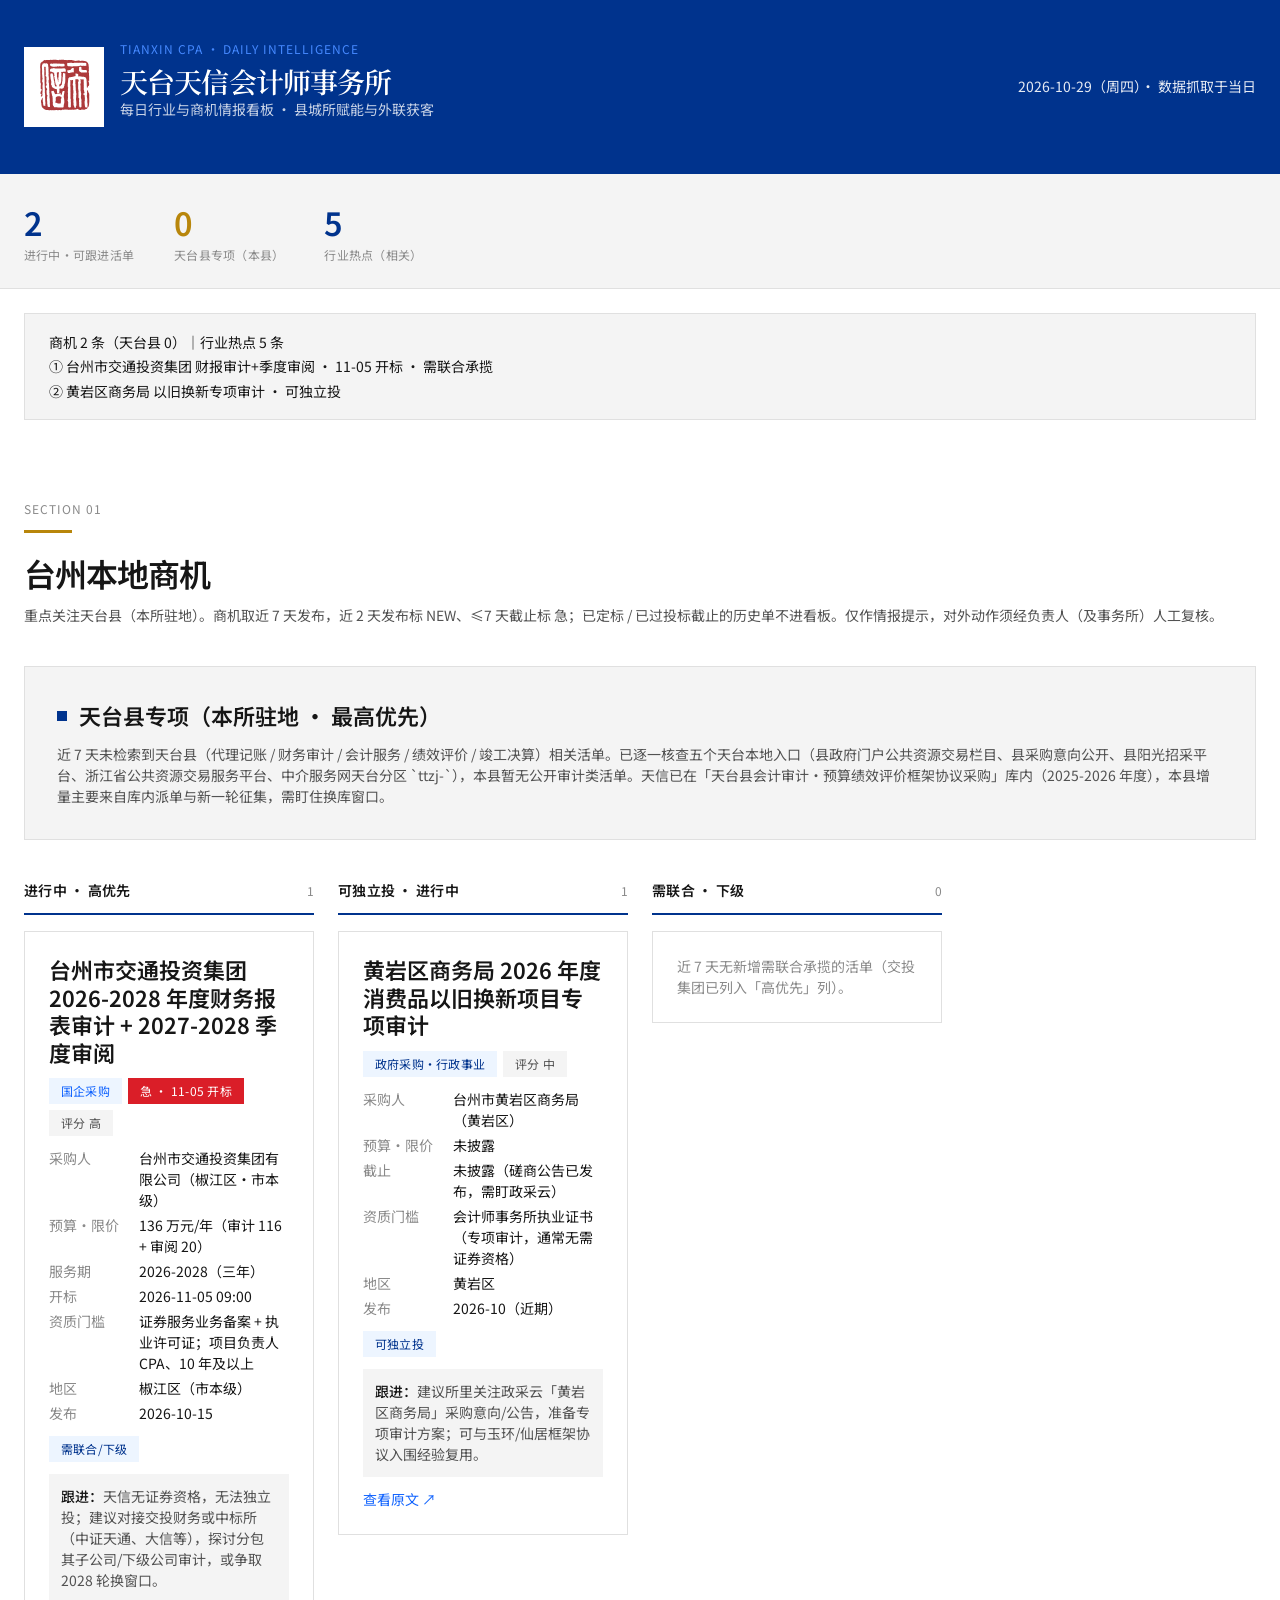
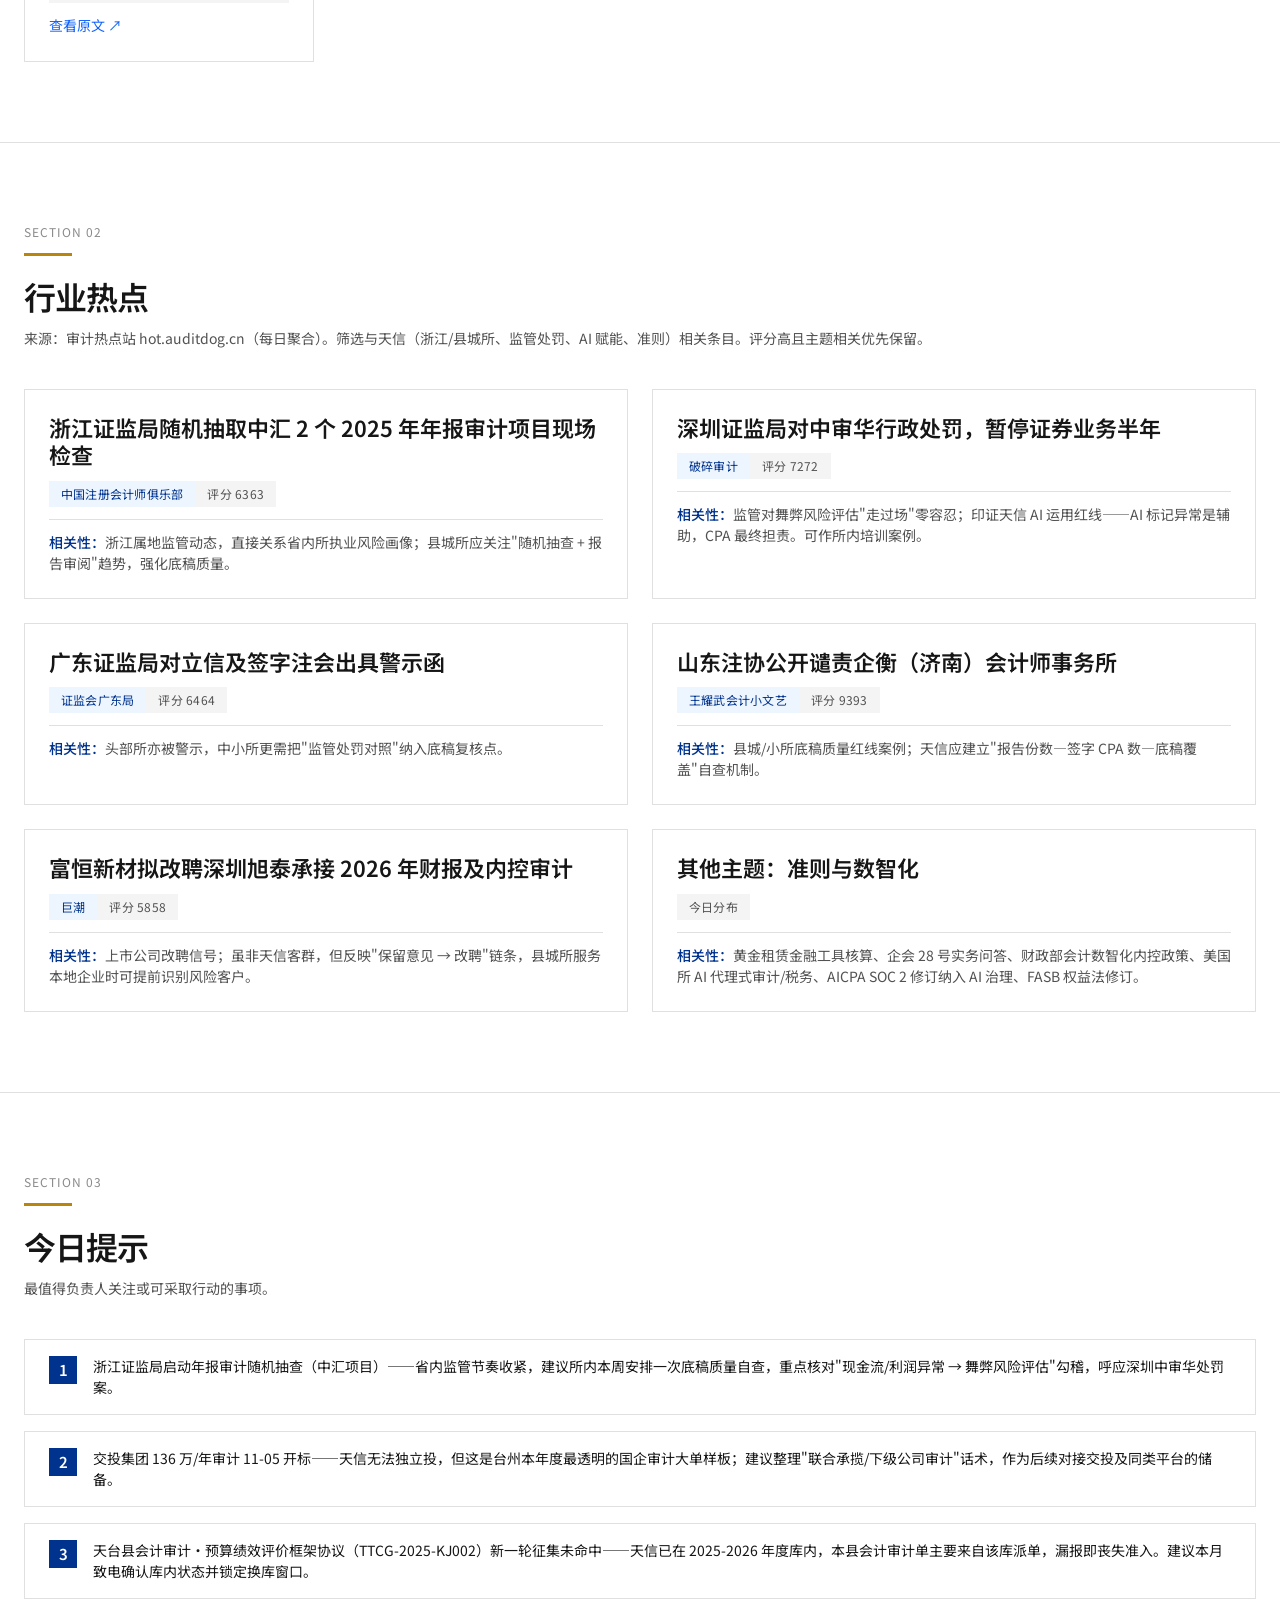
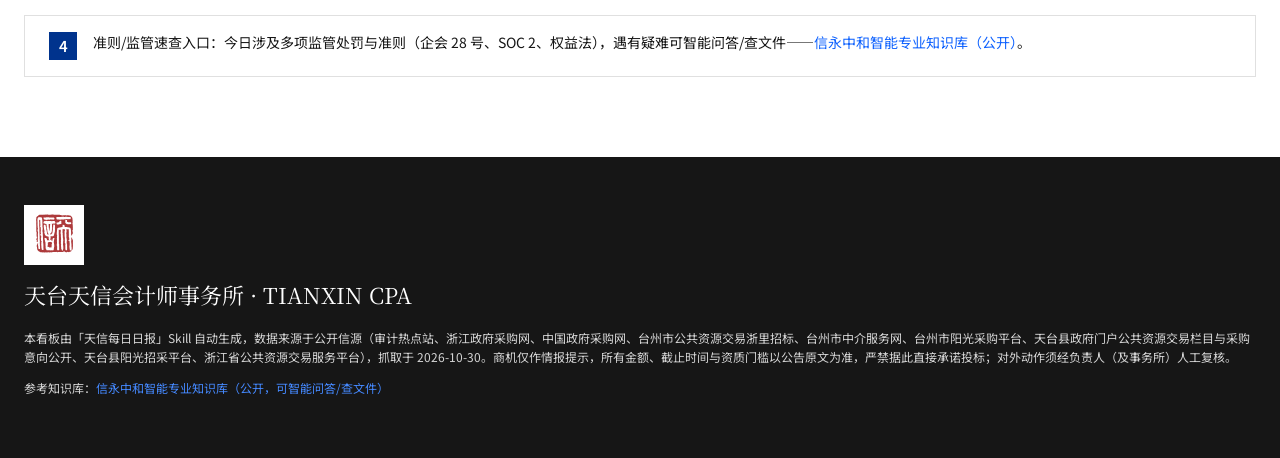
<file: 天信日报skill/examples/看板示例-2026-10-29.html>
<!doctype html>
<html lang="zh-CN">
<head>
  <meta charset="UTF-8" />
  <meta name="viewport" content="width=device-width, initial-scale=1.0" />
  <title>天信每日情报看板 · 2026-10-29</title>
  <link rel="preconnect" href="https://fonts.googleapis.com" />
  <link rel="preconnect" href="https://fonts.gstatic.com" crossorigin />
  <link href="https://fonts.googleapis.com/css2?family=Noto+Sans+SC:wght@400;500;600&family=Noto+Serif+SC:wght@400;600&display=swap" rel="stylesheet" />
  <style>
    /* ── 天信设计规范令牌（tianxin-cpa / tokens.css，逐字引入） ── */
    :root {
      --bg: #ffffff;
      --surface: #f4f4f4;
      --surface-warm: #fbfbfb;
      --fg: #161616;
      --fg-2: #525252;
      --muted: #8a8a8a;
      --border: #e0e0e0;
      --border-soft: #e8e8e8;
      --accent: #0f62fe;
      --accent-on: #ffffff;
      --accent-hover: #0f62fe;
      --accent-active: #00338d;
      --accent-deep: #00338d;
      --accent-sky: #4589ff;
      --gold: #b8860b;
      --gold-hover: #d4a017;
      --success: #24a148;
      --warn: #b8860b;
      --danger: #da1e28;
      --font-display: "Noto Serif SC", "Source Han Serif SC", Georgia, "Times New Roman", STSong, SimSun, serif;
      --font-body: "Noto Sans SC", Inter, -apple-system, BlinkMacSystemFont, "Segoe UI", "Helvetica Neue", "PingFang SC", "Hiragino Sans GB", "Microsoft YaHei", Arial, sans-serif;
      --font-mono: ui-monospace, "JetBrains Mono", "SF Mono", Menlo, Consolas, "Liberation Mono", monospace;
      --text-xs: 12px;
      --text-sm: 14px;
      --text-base: 15px;
      --text-lg: 22px;
      --text-xl: 32px;
      --leading-body: 1.50;
      --leading-tight: 1.05;
      --tracking-display: -0.03em;
      --tracking-eyebrow: 0.08em;
      --weight-regular: 400;
      --weight-medium: 500;
      --weight-semibold: 600;
      --space-1: 8px; --space-2: 12px; --space-3: 16px; --space-4: 24px;
      --space-5: 32px; --space-6: 40px; --space-8: 48px; --space-10: 64px; --space-12: 80px;
      --radius-sm: 0; --radius-md: 0; --radius-lg: 0; --radius-pill: 0;
      --elev-flat: none;
      --elev-ring: 0 0 0 1px var(--border);
      --elev-raised: 0 8px 24px rgba(0, 0, 0, 0.12);
      --focus-ring: 0 0 0 2px var(--accent);
      --container-max: 1280px;
      --container-gutter: 24px;
    }

    * { box-sizing: border-box; }
    html { -webkit-text-size-adjust: 100%; }
    body {
      margin: 0;
      font-family: var(--font-body);
      font-size: var(--text-base);
      line-height: var(--leading-body);
      color: var(--fg);
      background: var(--bg);
      font-variant-numeric: tabular-nums;
    }
    a { color: var(--accent); text-decoration: none; }
    a:hover { text-decoration: underline; }
    .container { max-width: var(--container-max); margin: 0 auto; padding: 0 var(--container-gutter); }

    /* ── 页眉（navy 旗舰带） ── */
    .site-header { background: var(--accent-deep); color: #fff; padding: var(--space-6) 0; }
    .site-header .eyebrow {
      font-size: var(--text-xs); letter-spacing: var(--tracking-eyebrow);
      color: var(--accent-sky); text-transform: uppercase; margin: 0 0 var(--space-1);
    }
    .site-header .wordmark {
      font-family: var(--font-display); font-weight: var(--weight-semibold);
      font-size: 30px; letter-spacing: var(--tracking-display); line-height: 1.1; margin: 0;
    }
    .site-header .sub { font-size: var(--text-sm); color: rgba(255,255,255,0.78); margin-top: var(--space-1); }
    .site-header .date { font-size: var(--text-sm); color: rgba(255,255,255,0.9); font-variant-numeric: tabular-nums; }
    /* 页眉布局（参考官网：navy 旗舰带 + 印章 logo + 字标） */
    .header-inner { display: flex; justify-content: space-between; align-items: center; gap: var(--space-4); flex-wrap: wrap; }
    .brand { display: flex; align-items: center; gap: var(--space-3); }
    /* 红色印章 logo 置于浅色底衬上（0 圆角），避免在 navy/深色底上发闷；尺寸与底色走内联样式，邮件与托管页同样生效 */
    .brand-logo { flex: 0 0 auto; display: block; }
    .brand-text { display: flex; flex-direction: column; }
    .brand-text .wordmark { font-size: 28px; }
    .brand-text .sub { margin-top: 2px; }

    /* ── 速览条 ── */
    .overview { border-bottom: 1px solid var(--border); background: var(--surface); }
    .overview .container { display: flex; flex-wrap: wrap; gap: var(--space-6); padding-top: var(--space-4); padding-bottom: var(--space-4); }
    .overview .stat .n { font-size: var(--text-xl); font-weight: var(--weight-semibold); font-variant-numeric: tabular-nums; color: var(--accent-deep); }
    .overview .stat .l { font-size: var(--text-xs); color: var(--muted); letter-spacing: 0.02em; }
    .overview .stat.gold .n { color: var(--gold); }

    /* 今日摘要（短信正文取此区块，页面上也作为速览展示） */
    .sms-summary { background: var(--surface); border: 1px solid var(--border); padding: var(--space-3) var(--space-4); margin: var(--space-4) 0 0; font-size: var(--text-sm); line-height: 1.75; }
    .sms-summary p { margin: 0; }

    /* ── 区块 ── */
    section { padding: var(--space-12) 0; }
    section + section { border-top: 1px solid var(--border); }
    .section-divider { width: 48px; height: 3px; background: var(--gold); margin-bottom: var(--space-3); }
    .section-title { font-size: var(--text-xl); font-weight: var(--weight-semibold); letter-spacing: var(--tracking-display); margin: 0 0 var(--space-1); }
    .section-note { font-size: var(--text-sm); color: var(--fg-2); margin: 0 0 var(--space-6); }
    .eyebrow-zh { font-size: var(--text-xs); letter-spacing: var(--tracking-eyebrow); color: var(--muted); text-transform: uppercase; margin: 0 0 var(--space-2); }

    /* ── 天台县专项带 ── */
    .tiantai-band { background: var(--surface); border: 1px solid var(--border); padding: var(--space-5); margin-bottom: var(--space-6); }
    .tiantai-band .tt-title { font-size: var(--text-lg); font-weight: var(--weight-semibold); margin: 0 0 var(--space-2); display: flex; align-items: center; gap: var(--space-2); }
    .tiantai-band .tt-title::before { content: ""; width: 10px; height: 10px; background: var(--accent-deep); display: inline-block; }
    .tiantai-band p { margin: 0; color: var(--fg-2); font-size: var(--text-sm); }

    /* ── 看板（四列） ── */
    .board { display: grid; grid-template-columns: repeat(4, 1fr); gap: var(--space-4); align-items: start; }
    .col-head { font-size: var(--text-sm); font-weight: var(--weight-semibold); letter-spacing: 0.02em; padding-bottom: var(--space-2); border-bottom: 2px solid var(--accent-deep); margin-bottom: var(--space-3); display: flex; justify-content: space-between; align-items: baseline; }
    .col-head .cnt { font-size: var(--text-xs); color: var(--muted); font-weight: var(--weight-regular); }
    .col.tiantai .col-head { border-bottom-color: var(--accent-deep); }
    .col-stack { display: flex; flex-direction: column; gap: var(--space-3); }

    /* ── 卡片 ── */
    .card { border: 1px solid var(--border); background: #fff; padding: var(--space-4); border-radius: 0; transition: background var(--motion-base) var(--ease-standard); }
    .card:hover { background: var(--border-soft); }
    .card .c-top { display: flex; justify-content: space-between; align-items: flex-start; gap: var(--space-2); }
    .card .c-title { font-size: var(--text-lg); font-weight: var(--weight-semibold); line-height: 1.25; margin: 0; }
    .card .c-tags { display: flex; flex-wrap: wrap; gap: 6px; margin: var(--space-2) 0; }
    .tag { display: inline-block; padding: 4px 12px; font-size: var(--text-xs); font-weight: var(--weight-regular); letter-spacing: 0.02em; border-radius: 0; white-space: nowrap; }
    .tag-navy { color: var(--accent-deep); background: #edf5ff; }
    .tag-blue { color: var(--accent); background: #edf5ff; }
    .tag-gray { color: var(--fg-2); background: var(--surface); }
    .tag-gold { color: var(--gold); background: #fef7e0; }
    .tag-new { color: #fff; background: var(--accent); }
    .tag-urgent { color: #fff; background: var(--danger); }
    .meta { display: grid; grid-template-columns: 78px 1fr; gap: 4px 12px; font-size: var(--text-sm); margin: var(--space-2) 0; }
    .meta dt { color: var(--muted); }
    .meta dd { margin: 0; color: var(--fg); }
    .meta .num { font-variant-numeric: tabular-nums; }
    .follow { background: var(--surface); padding: var(--space-2); font-size: var(--text-sm); color: var(--fg-2); border-radius: 0; }
    .follow b { color: var(--fg); font-weight: var(--weight-medium); }
    .c-link { display: inline-block; margin-top: var(--space-2); font-size: var(--text-sm); }

    /* ── 行业热点列表 ── */
    .news-list { display: grid; grid-template-columns: 1fr 1fr; gap: var(--space-4); }
    .news { border: 1px solid var(--border); padding: var(--space-4); border-radius: 0; transition: background var(--motion-base) var(--ease-standard); }
    .news:hover { background: var(--border-soft); }
    .news .n-title { font-size: var(--text-lg); font-weight: var(--weight-semibold); margin: 0 0 var(--space-2); line-height: 1.25; }
    .news .n-rel { font-size: var(--text-sm); color: var(--fg-2); margin: var(--space-2) 0 0; border-top: 1px solid var(--border); padding-top: var(--space-2); }
    .news .n-rel b { color: var(--accent-deep); font-weight: var(--weight-medium); }

    /* ── 今日提示 ── */
    .tips { list-style: none; margin: 0; padding: 0; display: flex; flex-direction: column; gap: var(--space-3); }
    .tips li { display: flex; gap: var(--space-3); align-items: flex-start; border: 1px solid var(--border); padding: var(--space-3) var(--space-4); }
    .tips .idx { flex: 0 0 28px; height: 28px; background: var(--accent-deep); color: #fff; font-weight: var(--weight-semibold); display: flex; align-items: center; justify-content: center; font-variant-numeric: tabular-nums; }
    .tips .t-body { font-size: var(--text-sm); }

    /* ── 页脚（深色） ── */
    .site-footer { background: #161616; color: rgba(255,255,255,0.82); padding: var(--space-8) 0; font-size: var(--text-xs); line-height: 1.6; }
    .site-footer a { color: var(--accent-sky); }
    .site-footer .fb-brand { margin-bottom: var(--space-3); }
    .site-footer .fb-logo { display: block; margin-bottom: var(--space-2); }
    .site-footer .fb-title { font-family: var(--font-display); color: #fff; font-size: var(--text-lg); margin: 0 0 var(--space-2); }

    @media (max-width: 1024px) { .board { grid-template-columns: repeat(2, 1fr); } .news-list { grid-template-columns: 1fr; } }
    @media (max-width: 640px) { .board { grid-template-columns: 1fr; } .site-header .wordmark { font-size: 24px; } }
  </style>
</head>
<body>

  <!-- 页眉（参考天信官网：navy 旗舰带 + 印章 logo + 字标） -->
  <header class="site-header">
    <div class="container header-inner">
      <div class="brand">
        <!-- 天信红色印章 logo：官网原版 assets/logo.svg，逐字节复制引用，未做任何修改 -->
        <img class="brand-logo" src="../assets/tianxin-logo.svg" alt="天台天信会计师事务所" style="width:80px;height:80px;box-sizing:border-box;padding:8px;background:#ffffff;object-fit:contain" />
        <div class="brand-text">
          <p class="eyebrow">TIANXIN CPA · DAILY INTELLIGENCE</p>
          <h1 class="wordmark">天台天信会计师事务所</h1>
          <p class="sub">每日行业与商机情报看板 · 县城所赋能与外联获客</p>
        </div>
      </div>
      <p class="date">2026-10-29（周四）· 数据抓取于当日</p>
    </div>
  </header>

  <!-- 速览 -->
  <div class="overview">
    <div class="container">
      <div class="stat"><div class="n">2</div><div class="l">进行中·可跟进活单</div></div>
      <div class="stat gold"><div class="n">0</div><div class="l">天台县专项（本县）</div></div>
      <div class="stat"><div class="n">5</div><div class="l">行业热点（相关）</div></div>
    </div>
  </div>

  <!-- 今日摘要：5G 短信正文即取本区块（id=sms-summary），须保持简短 -->
  <div class="container">
    <div id="sms-summary" class="sms-summary">
      <p>商机 2 条（天台县 0）｜行业热点 5 条</p>
      <p>① 台州市交通投资集团 财报审计+季度审阅 · 11-05 开标 · 需联合承揽</p>
      <p>② 黄岩区商务局 以旧换新专项审计 · 可独立投</p>
    </div>
  </div>

  <!-- 板块一：台州本地商机（重点关注天台县） -->
  <section id="opportunities">
    <div class="container">
      <p class="eyebrow-zh">Section 01</p>
      <div class="section-divider"></div>
      <h2 class="section-title">台州本地商机</h2>
      <p class="section-note">重点关注天台县（本所驻地）。商机取近 7 天发布，近 2 天发布标 NEW、≤7 天截止标 急；已定标 / 已过投标截止的历史单不进看板。仅作情报提示，对外动作须经负责人（及事务所）人工复核。</p>

      <!-- 天台县专项 -->
      <div class="tiantai-band">
        <h3 class="tt-title">天台县专项（本所驻地 · 最高优先）</h3>
        <p>近 7 天未检索到天台县（代理记账 / 财务审计 / 会计服务 / 绩效评价 / 竣工决算）相关活单。已逐一核查五个天台本地入口（县政府门户公共资源交易栏目、县采购意向公开、县阳光招采平台、浙江省公共资源交易服务平台、中介服务网天台分区 `ttzj-`），本县暂无公开审计类活单。天信已在「天台县会计审计·预算绩效评价框架协议采购」库内（2025-2026 年度），本县增量主要来自库内派单与新一轮征集，需盯住换库窗口。</p>
      </div>

      <!-- 看板 -->
      <div class="board">

        <!-- 列：进行中·高优先 -->
        <div class="col">
          <div class="col-head">进行中 · 高优先 <span class="cnt">1</span></div>
          <div class="col-stack">
            <div class="card">
              <div class="c-top">
                <h4 class="c-title">台州市交通投资集团 2026-2028 年度财务报表审计 + 2027-2028 季度审阅</h4>
              </div>
              <div class="c-tags">
                <span class="tag tag-blue">国企采购</span>
                <span class="tag tag-urgent">急 · 11-05 开标</span>
                <span class="tag tag-gray">评分 高</span>
              </div>
              <dl class="meta">
                <dt>采购人</dt><dd>台州市交通投资集团有限公司（椒江区·市本级）</dd>
                <dt>预算·限价</dt><dd class="num">136 万元/年（审计 116 + 审阅 20）</dd>
                <dt>服务期</dt><dd>2026-2028（三年）</dd>
                <dt>开标</dt><dd class="num">2026-11-05 09:00</dd>
                <dt>资质门槛</dt><dd>证券服务业务备案 + 执业许可证；项目负责人 CPA、10 年及以上</dd>
                <dt>地区</dt><dd>椒江区（市本级）</dd>
                <dt>发布</dt><dd class="num">2026-10-15</dd>
              </dl>
              <div class="c-tags"><span class="tag tag-navy">需联合/下级</span></div>
              <div class="follow"><b>跟进：</b>天信无证券资格，无法独立投；建议对接交投财务或中标所（中证天通、大信等），探讨分包其子公司/下级公司审计，或争取 2028 轮换窗口。</div>
              <a class="c-link" href="https://ggzy.tzztb.zjtz.gov.cn/jyxx/002007/002007001/20261015/351f68d8-5cbf-41d1-8342-222de3869ea0.html" target="_blank" rel="noopener">查看原文 ↗</a>
            </div>
          </div>
        </div>

        <!-- 列：可独立投 -->
        <div class="col">
          <div class="col-head">可独立投 · 进行中 <span class="cnt">1</span></div>
          <div class="col-stack">
            <div class="card">
              <div class="c-top">
                <h4 class="c-title">黄岩区商务局 2026 年度消费品以旧换新项目专项审计</h4>
              </div>
              <div class="c-tags">
                <span class="tag tag-navy">政府采购·行政事业</span>
                <span class="tag tag-gray">评分 中</span>
              </div>
              <dl class="meta">
                <dt>采购人</dt><dd>台州市黄岩区商务局（黄岩区）</dd>
                <dt>预算·限价</dt><dd class="num">未披露</dd>
                <dt>截止</dt><dd>未披露（磋商公告已发布，需盯政采云）</dd>
                <dt>资质门槛</dt><dd>会计师事务所执业证书（专项审计，通常无需证券资格）</dd>
                <dt>地区</dt><dd>黄岩区</dd>
                <dt>发布</dt><dd class="num">2026-10（近期）</dd>
              </dl>
              <div class="c-tags"><span class="tag tag-navy">可独立投</span></div>
              <div class="follow"><b>跟进：</b>建议所里关注政采云「黄岩区商务局」采购意向/公告，准备专项审计方案；可与玉环/仙居框架协议入围经验复用。</div>
              <a class="c-link" href="https://zfcg.czt.zj.gov.cn/luban/detail?parentId=600007&articleId=2t2xUrEuVL4xti5nx+E31Q==" target="_blank" rel="noopener">查看原文 ↗</a>
            </div>
          </div>
        </div>

        <!-- 列：需联合·下级 -->
        <div class="col">
          <div class="col-head">需联合 · 下级 <span class="cnt">0</span></div>
          <div class="col-stack">
            <div class="card"><p style="margin:0;color:var(--muted);font-size:var(--text-sm);">近 7 天无新增需联合承揽的活单（交投集团已列入「高优先」列）。</p></div>
          </div>
        </div>

      </div>
    </div>
  </section>

  <!-- 板块二：行业热点 -->
  <section id="hotspots">
    <div class="container">
      <p class="eyebrow-zh">Section 02</p>
      <div class="section-divider"></div>
      <h2 class="section-title">行业热点</h2>
      <p class="section-note">来源：审计热点站 hot.auditdog.cn（每日聚合）。筛选与天信（浙江/县城所、监管处罚、AI 赋能、准则）相关条目。评分高且主题相关优先保留。</p>
      <div class="news-list">
        <div class="news">
          <h3 class="n-title">浙江证监局随机抽取中汇 2 个 2025 年年报审计项目现场检查</h3>
          <div class="c-tags"><span class="tag tag-navy">中国注册会计师俱乐部</span><span class="tag tag-gray">评分 6363</span></div>
          <p class="n-rel"><b>相关性：</b>浙江属地监管动态，直接关系省内所执业风险画像；县城所应关注"随机抽查 + 报告审阅"趋势，强化底稿质量。</p>
        </div>
        <div class="news">
          <h3 class="n-title">深圳证监局对中审华行政处罚，暂停证券业务半年</h3>
          <div class="c-tags"><span class="tag tag-navy">破碎审计</span><span class="tag tag-gray">评分 7272</span></div>
          <p class="n-rel"><b>相关性：</b>监管对舞弊风险评估"走过场"零容忍；印证天信 AI 运用红线——AI 标记异常是辅助，CPA 最终担责。可作所内培训案例。</p>
        </div>
        <div class="news">
          <h3 class="n-title">广东证监局对立信及签字注会出具警示函</h3>
          <div class="c-tags"><span class="tag tag-navy">证监会广东局</span><span class="tag tag-gray">评分 6464</span></div>
          <p class="n-rel"><b>相关性：</b>头部所亦被警示，中小所更需把"监管处罚对照"纳入底稿复核点。</p>
        </div>
        <div class="news">
          <h3 class="n-title">山东注协公开谴责企衡（济南）会计师事务所</h3>
          <div class="c-tags"><span class="tag tag-navy">王耀武会计小文艺</span><span class="tag tag-gray">评分 9393</span></div>
          <p class="n-rel"><b>相关性：</b>县城/小所底稿质量红线案例；天信应建立"报告份数—签字 CPA 数—底稿覆盖"自查机制。</p>
        </div>
        <div class="news">
          <h3 class="n-title">富恒新材拟改聘深圳旭泰承接 2026 年财报及内控审计</h3>
          <div class="c-tags"><span class="tag tag-navy">巨潮</span><span class="tag tag-gray">评分 5858</span></div>
          <p class="n-rel"><b>相关性：</b>上市公司改聘信号；虽非天信客群，但反映"保留意见 → 改聘"链条，县城所服务本地企业时可提前识别风险客户。</p>
        </div>
        <div class="news">
          <h3 class="n-title">其他主题：准则与数智化</h3>
          <div class="c-tags"><span class="tag tag-gray">今日分布</span></div>
          <p class="n-rel"><b>相关性：</b>黄金租赁金融工具核算、企会 28 号实务问答、财政部会计数智化内控政策、美国所 AI 代理式审计/税务、AICPA SOC 2 修订纳入 AI 治理、FASB 权益法修订。</p>
        </div>
      </div>
    </div>
  </section>

  <!-- 板块三：今日提示 -->
  <section id="tips">
    <div class="container">
      <p class="eyebrow-zh">Section 03</p>
      <div class="section-divider"></div>
      <h2 class="section-title">今日提示</h2>
      <p class="section-note">最值得负责人关注或可采取行动的事项。</p>
      <ul class="tips">
        <li><span class="idx">1</span><span class="t-body">浙江证监局启动年报审计随机抽查（中汇项目）——省内监管节奏收紧，建议所内本周安排一次底稿质量自查，重点核对"现金流/利润异常 → 舞弊风险评估"勾稽，呼应深圳中审华处罚案。</span></li>
        <li><span class="idx">2</span><span class="t-body">交投集团 136 万/年审计 11-05 开标——天信无法独立投，但这是台州本年度最透明的国企审计大单样板；建议整理"联合承揽/下级公司审计"话术，作为后续对接交投及同类平台的储备。</span></li>
        <li><span class="idx">3</span><span class="t-body">天台县会计审计·预算绩效评价框架协议（TTCG-2025-KJ002）新一轮征集未命中——天信已在 2025-2026 年度库内，本县会计审计单主要来自该库派单，漏报即丧失准入。建议本月致电确认库内状态并锁定换库窗口。</span></li>
        <li><span class="idx">4</span><span class="t-body">准则/监管速查入口：今日涉及多项监管处罚与准则（企会 28 号、SOC 2、权益法），遇有疑难可智能问答/查文件——<a href="https://ima.qq.com/wiki/?shareId=a47a4337b49dfdb1feba7a678e04603d780a02048a7130a429e60731978e4fcd" target="_blank" rel="noopener">信永中和智能专业知识库（公开）</a>。</span></li>
      </ul>
    </div>
  </section>

  <!-- 页脚 -->
  <footer class="site-footer">
    <div class="container">
      <div class="fb-brand">
        <img class="fb-logo" src="../assets/tianxin-logo.svg" alt="天台天信会计师事务所" style="width:60px;height:60px;box-sizing:border-box;padding:6px;background:#ffffff;object-fit:contain" />
        <p class="fb-title">天台天信会计师事务所 · TIANXIN CPA</p>
      </div>
      <p>本看板由「天信每日日报」Skill 自动生成，数据来源于公开信源（审计热点站、浙江政府采购网、中国政府采购网、台州市公共资源交易浙里招标、台州市中介服务网、台州市阳光采购平台、天台县政府门户公共资源交易栏目与采购意向公开、天台县阳光招采平台、浙江省公共资源交易服务平台），抓取于 2026-10-30。商机仅作情报提示，所有金额、截止时间与资质门槛以公告原文为准，严禁据此直接承诺投标；对外动作须经负责人（及事务所）人工复核。</p>
      <p>参考知识库：<a href="https://ima.qq.com/wiki/?shareId=a47a4337b49dfdb1feba7a678e04603d780a02048a7130a429e60731978e4fcd" target="_blank" rel="noopener">信永中和智能专业知识库（公开，可智能问答/查文件）</a></p>
    </div>
  </footer>

</body>
</html>
</file>
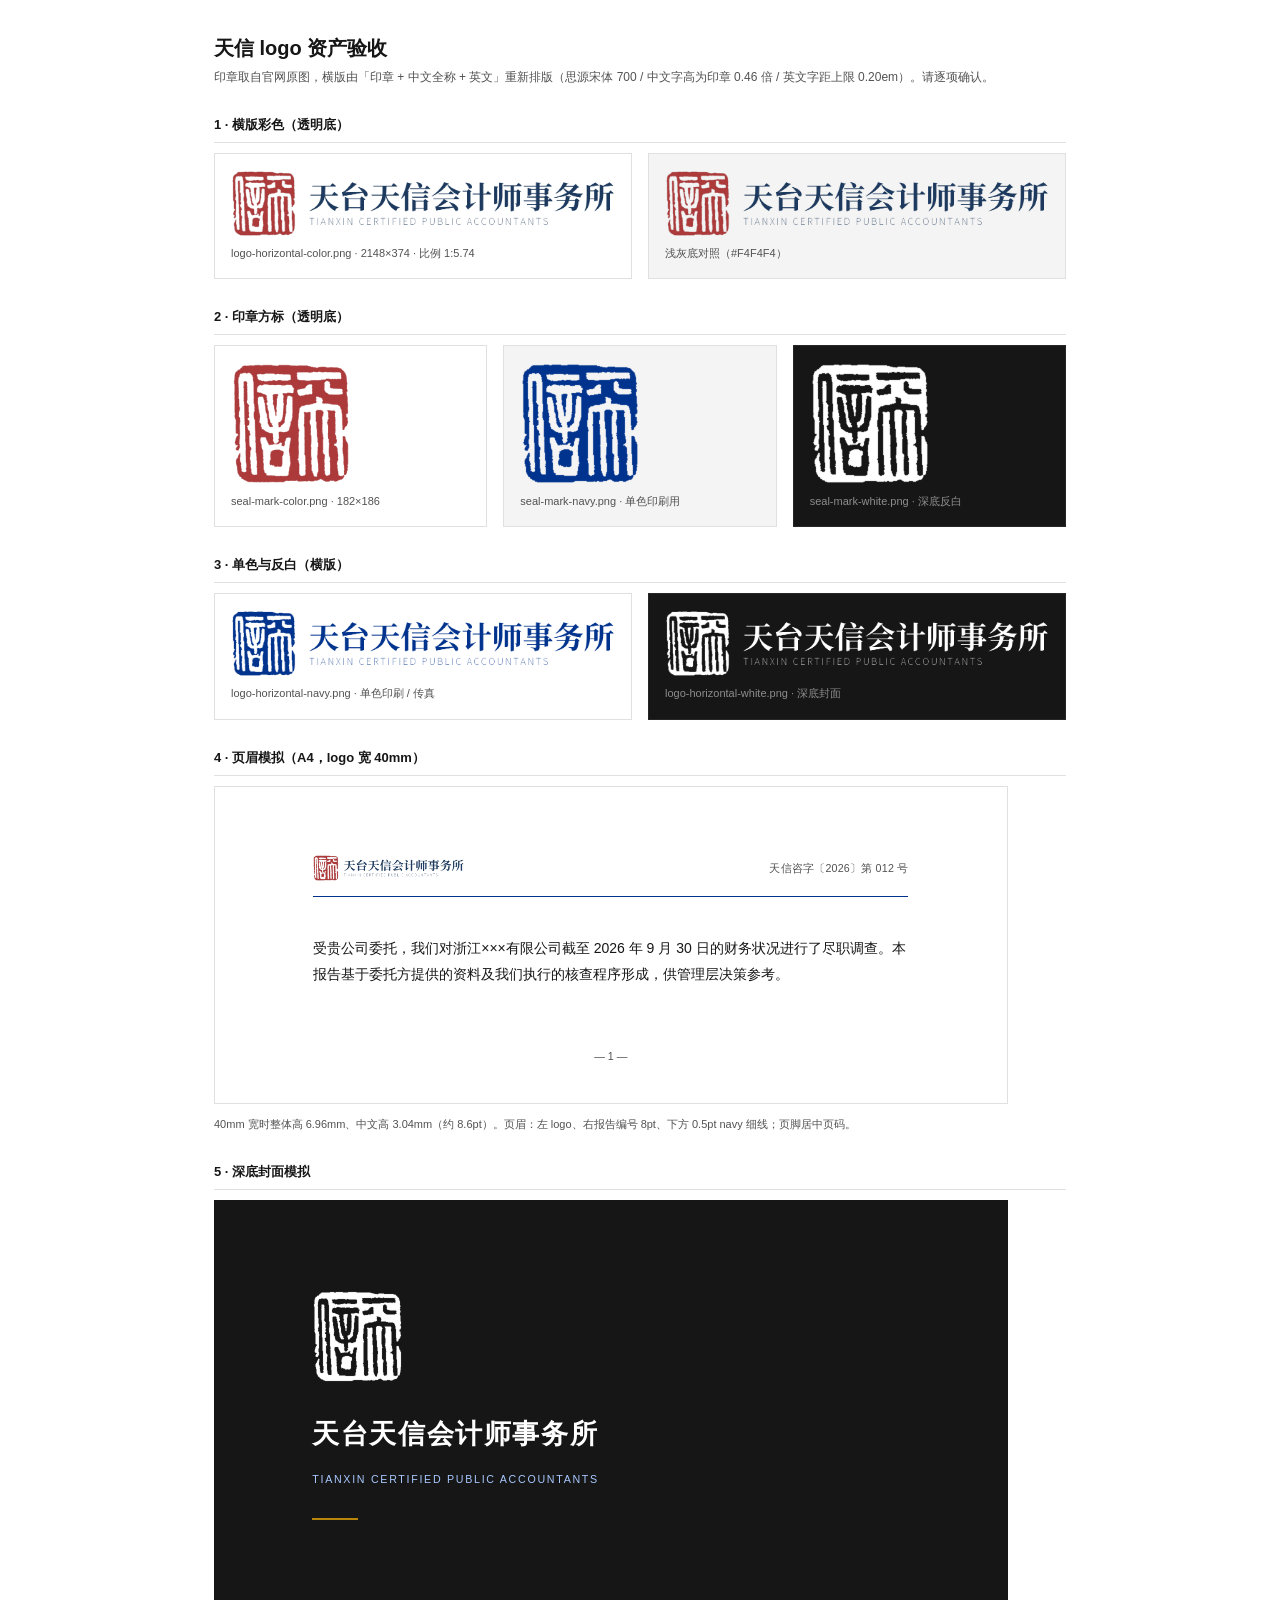
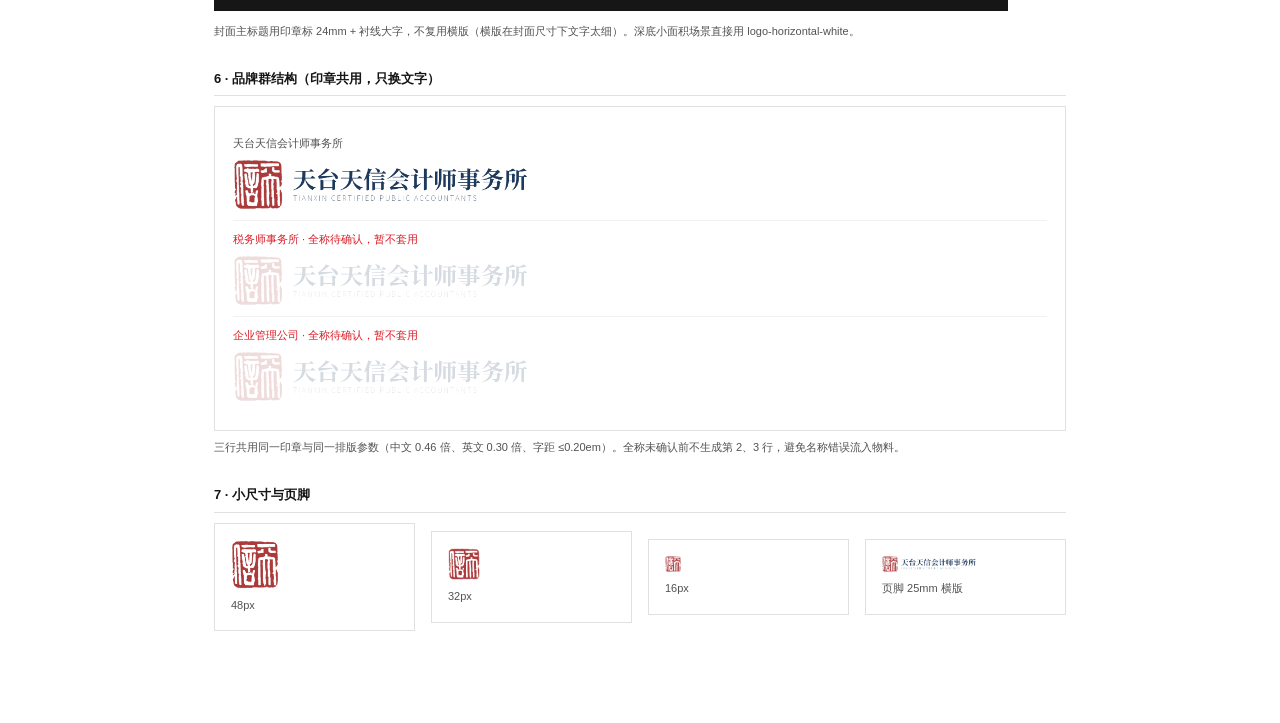
<file: 天信文档skill/assets/brand/preview.html>
<!doctype html>
<html lang="zh-CN">
<head>
<meta charset="utf-8">
<title>天信 logo 资产验收</title>
<style>
  :root{
    --navy:#00338D; --blue:#0F62FE; --gold:#B8860B;
    --fg:#161616; --muted:#525252; --border:#E0E0E0; --ice:#F4F4F4;
  }
  *{box-sizing:border-box}
  body{margin:0;background:#fff;color:var(--fg);
       font-family:"Noto Sans SC","Microsoft YaHei","PingFang SC",sans-serif;
       font-size:13px;line-height:1.6;font-feature-settings:"tnum" 1;}
  .wrap{max-width:900px;margin:0 auto;padding:32px 24px 64px}
  h1{font-size:20px;font-weight:600;margin:0 0 4px}
  .sub{color:var(--muted);font-size:12px;margin-bottom:28px}
  .sec{margin-bottom:28px}
  .sec>h2{font-size:13px;font-weight:600;margin:0 0 10px;padding-bottom:6px;
          border-bottom:1px solid var(--border)}
  .row{display:flex;gap:16px;flex-wrap:wrap;align-items:center}
  .cell{border:1px solid var(--border);padding:16px;flex:1;min-width:180px}
  .cell.dark{background:#161616;border-color:#262626}
  .cell.ice{background:var(--ice)}
  .cap{font-size:11px;color:var(--muted);margin-top:8px}
  .cell.dark .cap{color:#8d8d8d}
  img{display:block;max-width:100%}

  .sheet{width:210mm;background:#fff;border:1px solid var(--border);
         padding:0 26mm;margin-bottom:12px}
  .hdr{display:flex;align-items:flex-end;justify-content:space-between;
       padding-top:18mm;padding-bottom:4mm;border-bottom:0.5pt solid var(--navy)}
  .hdr img{width:40mm}
  .docno{font-size:8pt;color:var(--muted);letter-spacing:.02em;padding-bottom:1mm}
  .body-txt{font-size:10.5pt;line-height:1.9;color:var(--fg);padding:10mm 0}
  .ftr{text-align:center;font-size:8pt;color:var(--muted);padding:6mm 0 10mm}

  .cover{background:#161616;padding:24mm 26mm;color:#fff}
  .cover img.seal{width:24mm;margin-bottom:8mm}
  .cover .cn{font-family:"Noto Serif SC","Source Han Serif SC","SimSun",serif;
             font-size:20pt;font-weight:700;letter-spacing:.06em;margin-bottom:4mm}
  .cover .en{font-size:8pt;letter-spacing:.16em;color:#a8c8ff;text-transform:uppercase}
  .cover .rule{width:12mm;height:2px;background:var(--gold);margin-top:8mm}

  .fam{border:1px solid var(--border);padding:18px}
  .fam .item{padding:10px 0;border-bottom:1px solid #F0F0F0}
  .fam .item:last-child{border-bottom:none}
  .fam .item img{width:78mm}
  .fam .lab{font-size:11px;color:var(--muted);margin-bottom:6px}
  .fam .item.pending .lab{color:#DA1E28}
</style>
</head>
<body>
<div class="wrap">

  <h1>天信 logo 资产验收</h1>
  <div class="sub">印章取自官网原图，横版由「印章 + 中文全称 + 英文」重新排版（思源宋体 700 / 中文字高为印章 0.46 倍 / 英文字距上限 0.20em）。请逐项确认。</div>

  <div class="sec">
    <h2>1 · 横版彩色（透明底）</h2>
    <div class="row">
      <div class="cell"><img src="./logo-horizontal-color.png" alt="横版彩色"><div class="cap">logo-horizontal-color.png · 2148×374 · 比例 1:5.74</div></div>
      <div class="cell ice"><img src="./logo-horizontal-color.png" alt="浅灰底"><div class="cap">浅灰底对照（#F4F4F4）</div></div>
    </div>
  </div>

  <div class="sec">
    <h2>2 · 印章方标（透明底）</h2>
    <div class="row">
      <div class="cell"><img src="./seal-mark-color.png" alt="印章" style="width:120px"><div class="cap">seal-mark-color.png · 182×186</div></div>
      <div class="cell ice"><img src="./seal-mark-navy.png" alt="印章单色" style="width:120px"><div class="cap">seal-mark-navy.png · 单色印刷用</div></div>
      <div class="cell dark"><img src="./seal-mark-white.png" alt="印章反白" style="width:120px"><div class="cap">seal-mark-white.png · 深底反白</div></div>
    </div>
  </div>

  <div class="sec">
    <h2>3 · 单色与反白（横版）</h2>
    <div class="row">
      <div class="cell"><img src="./logo-horizontal-navy.png" alt="单色"><div class="cap">logo-horizontal-navy.png · 单色印刷 / 传真</div></div>
      <div class="cell dark"><img src="./logo-horizontal-white.png" alt="反白"><div class="cap">logo-horizontal-white.png · 深底封面</div></div>
    </div>
  </div>

  <div class="sec">
    <h2>4 · 页眉模拟（A4，logo 宽 40mm）</h2>
    <div class="sheet">
      <div class="hdr">
        <img src="./logo-horizontal-color.png" alt="页眉 logo">
        <div class="docno">天信咨字〔2026〕第 012 号</div>
      </div>
      <div class="body-txt">
        受贵公司委托，我们对浙江×××有限公司截至 2026 年 9 月 30 日的财务状况进行了尽职调查。本报告基于委托方提供的资料及我们执行的核查程序形成，供管理层决策参考。
      </div>
      <div class="ftr">— 1 —</div>
    </div>
    <div class="cap">40mm 宽时整体高 6.96mm、中文高 3.04mm（约 8.6pt）。页眉：左 logo、右报告编号 8pt、下方 0.5pt navy 细线；页脚居中页码。</div>
  </div>

  <div class="sec">
    <h2>5 · 深底封面模拟</h2>
    <div class="sheet" style="padding:0;border:none">
      <div class="cover">
        <img class="seal" src="./seal-mark-white.png" alt="封面印章">
        <div class="cn">天台天信会计师事务所</div>
        <div class="en">Tianxin Certified Public Accountants</div>
        <div class="rule"></div>
      </div>
    </div>
    <div class="cap">封面主标题用印章标 24mm + 衬线大字，不复用横版（横版在封面尺寸下文字太细）。深底小面积场景直接用 logo-horizontal-white。</div>
  </div>

  <div class="sec">
    <h2>6 · 品牌群结构（印章共用，只换文字）</h2>
    <div class="fam">
      <div class="item">
        <div class="lab">天台天信会计师事务所</div>
        <img src="./logo-horizontal-color.png" alt="会计所">
      </div>
      <div class="item pending">
        <div class="lab">税务师事务所 · 全称待确认，暂不套用</div>
        <img src="./logo-horizontal-color.png" alt="占位" style="opacity:.18">
      </div>
      <div class="item pending">
        <div class="lab">企业管理公司 · 全称待确认，暂不套用</div>
        <img src="./logo-horizontal-color.png" alt="占位" style="opacity:.18">
      </div>
    </div>
    <div class="cap">三行共用同一印章与同一排版参数（中文 0.46 倍、英文 0.30 倍、字距 ≤0.20em）。全称未确认前不生成第 2、3 行，避免名称错误流入物料。</div>
  </div>

  <div class="sec">
    <h2>7 · 小尺寸与页脚</h2>
    <div class="row">
      <div class="cell"><img src="./seal-mark-color.png" alt="48px" style="width:48px"><div class="cap">48px</div></div>
      <div class="cell"><img src="./seal-mark-color.png" alt="32px" style="width:32px"><div class="cap">32px</div></div>
      <div class="cell"><img src="./seal-mark-color.png" alt="16px" style="width:16px"><div class="cap">16px</div></div>
      <div class="cell"><img src="./logo-horizontal-color.png" alt="页脚 25mm" style="width:25mm"><div class="cap">页脚 25mm 横版</div></div>
    </div>
  </div>

</div>
</body>
</html>
</file>
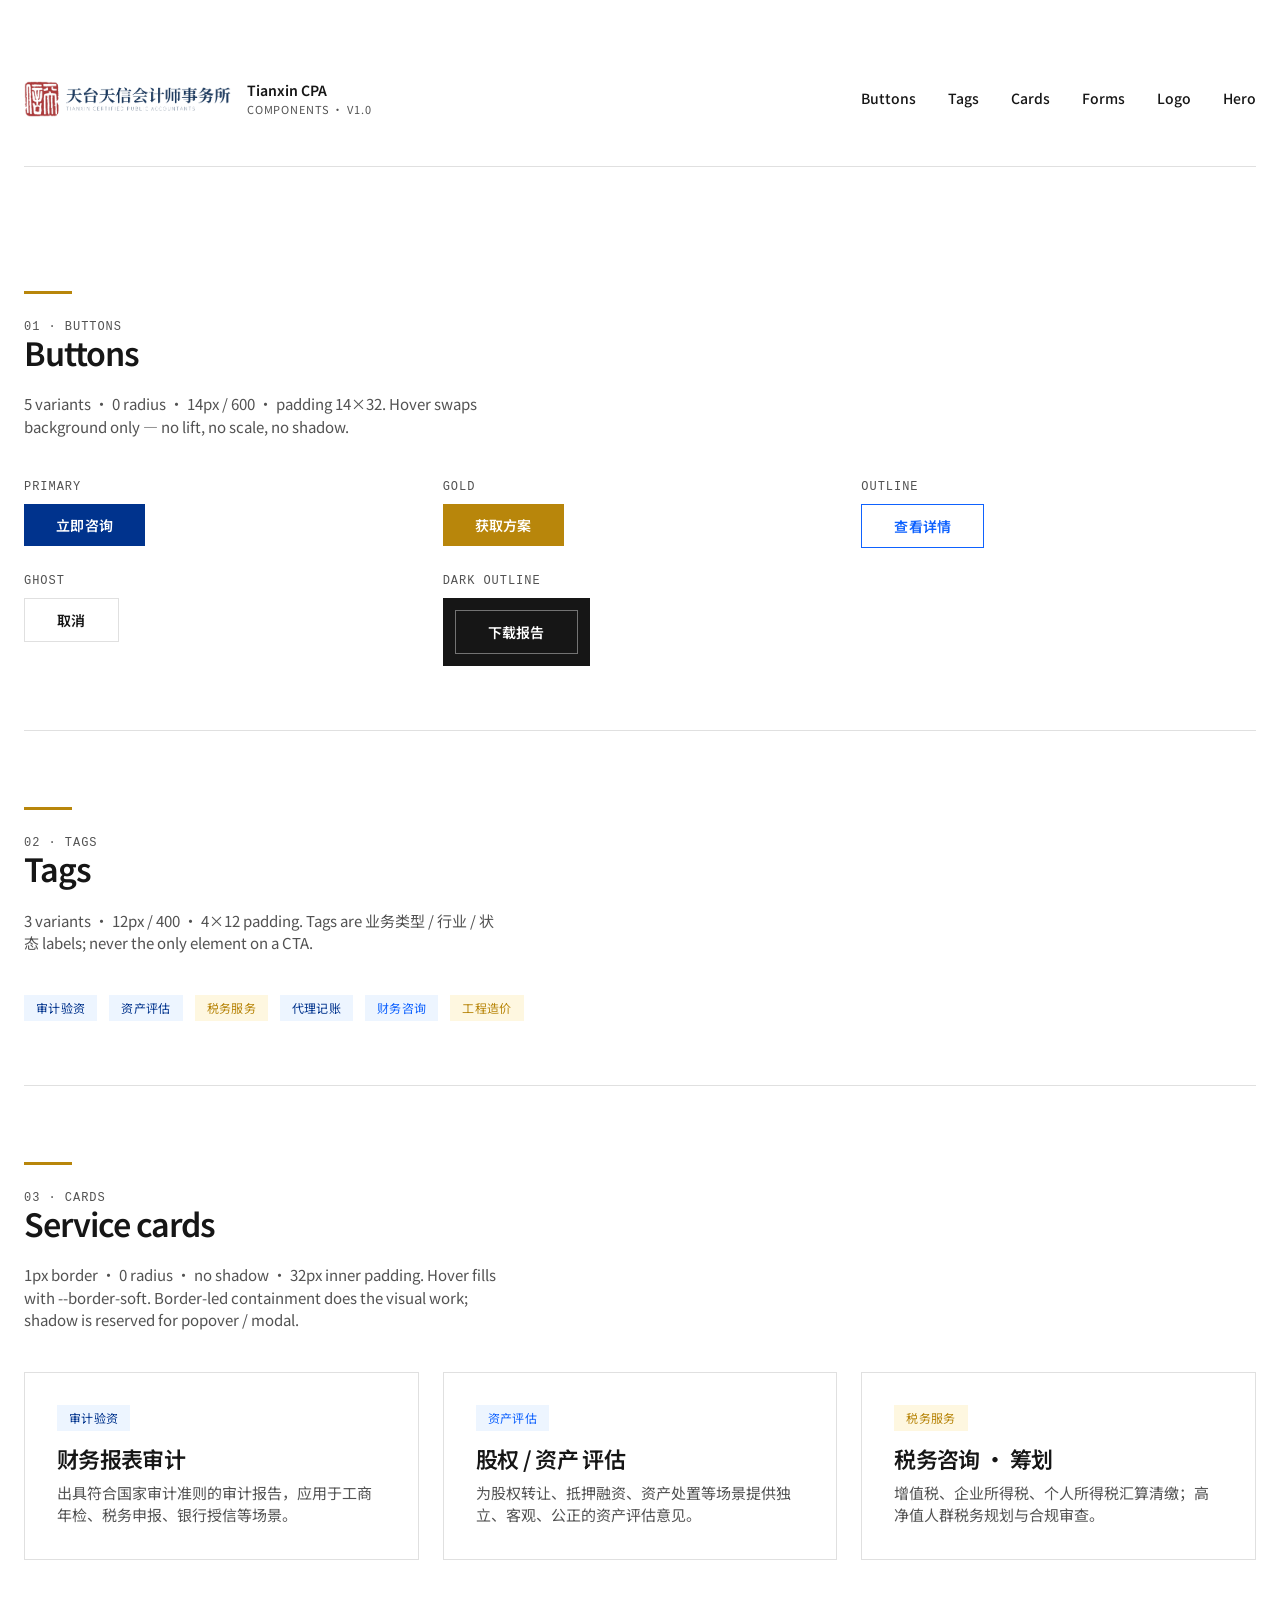
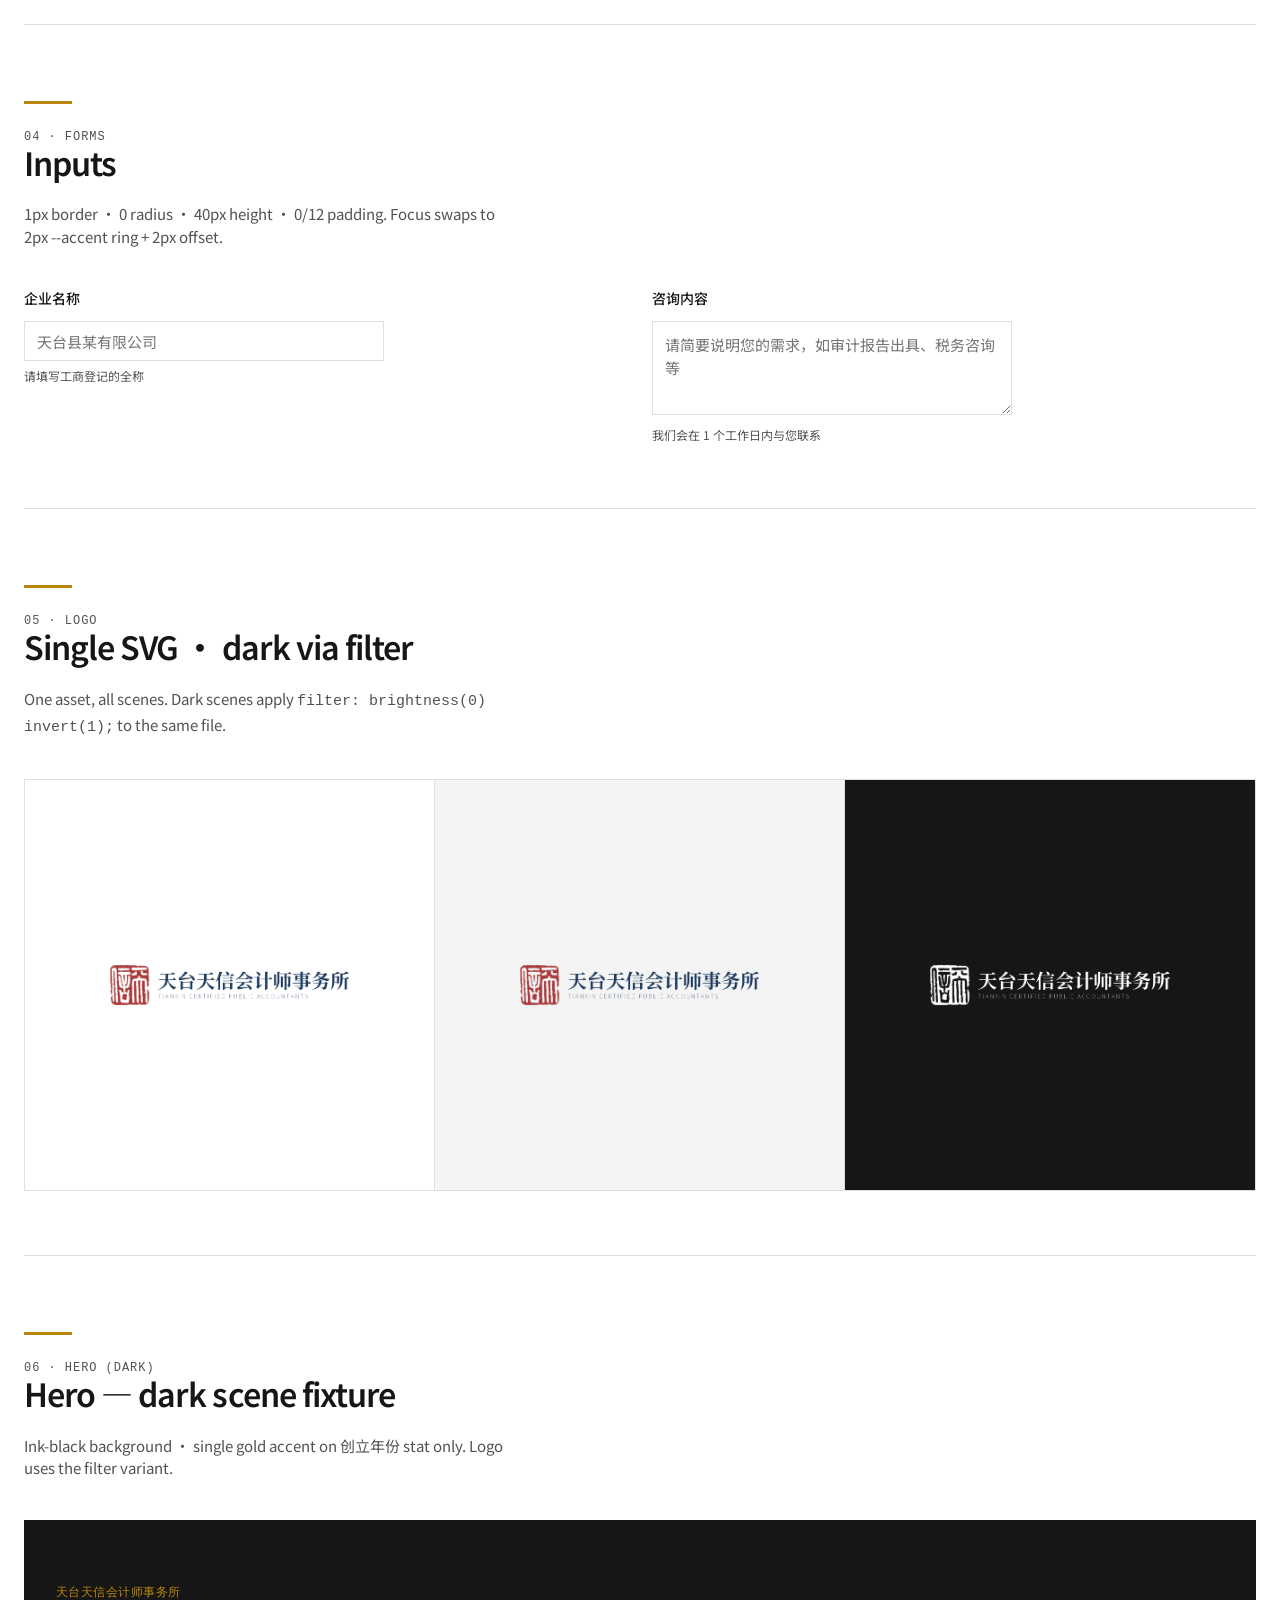
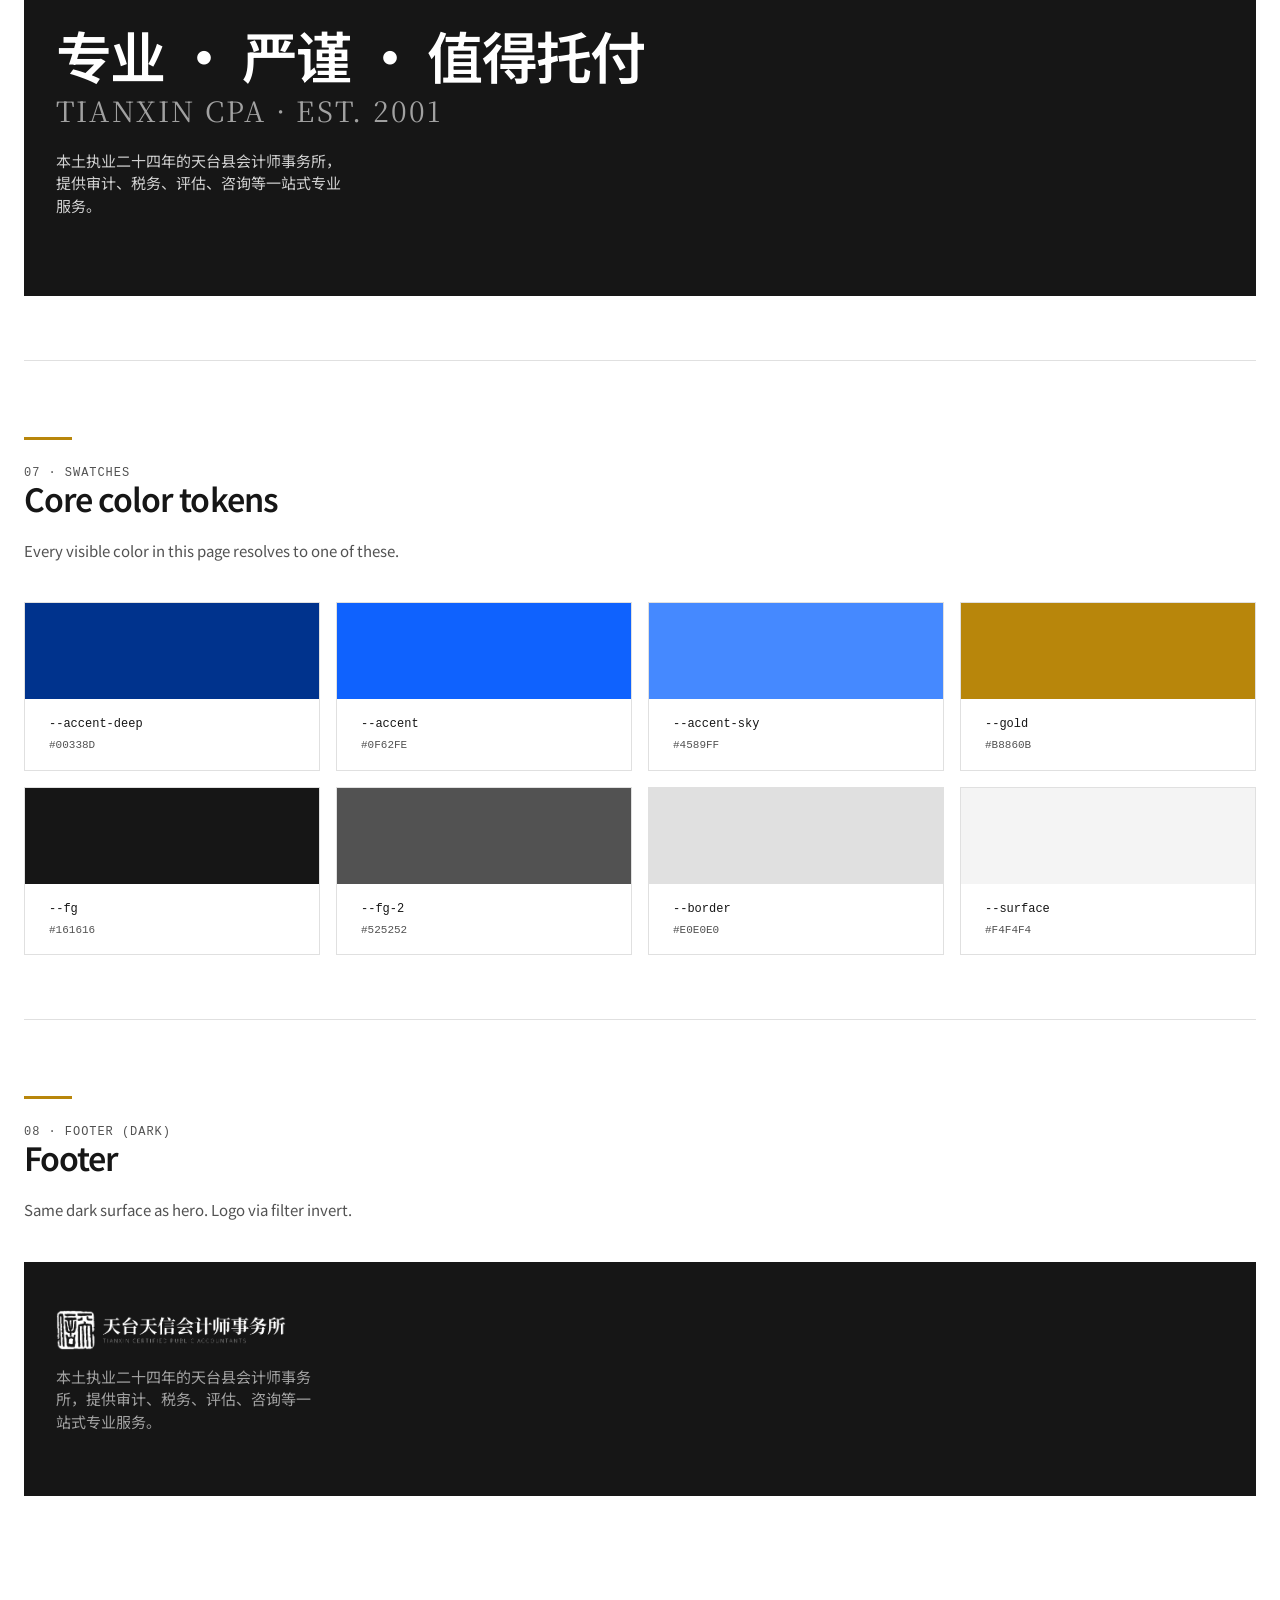
<file: 天信文档skill/assets/design-system/components.html>
<!doctype html>
<html lang="zh-CN">
  <head>
    <meta charset="UTF-8" />
    <meta name="viewport" content="width=device-width, initial-scale=1.0" />
    <title>Tianxin CPA · Reference Components</title>
    <meta
      name="description"
      content="Reference fixture for design-systems/tianxin-cpa. Every visible token comes from tokens.css; the page itself follows the brand's institutional rules — 0-radius, navy + bright blue, single gold accent, single SVG logo."
    />
    <link rel="icon" type="image/svg+xml" href="./assets/logo-horizontal-color.png" />
    <link rel="preconnect" href="https://fonts.googleapis.com" />
    <link rel="preconnect" href="https://fonts.gstatic.com" crossorigin />
    <link
      href="https://fonts.googleapis.com/css2?family=Noto+Sans+SC:wght@400;500;600&family=Noto+Serif+SC:wght@400;600&display=swap"
      rel="stylesheet"
    />
    <style>
      /* :root paste — sourced verbatim from
         design-systems/tianxin-cpa/tokens.css. Keep this block in
         sync when tokens.css changes. */
      :root {
        --bg: #ffffff;
        --surface: #f4f4f4;
        --surface-warm: #fbfbfb;
        --fg: #161616;
        --fg-2: #525252;
        --muted: #8a8a8a;
        --border: #e0e0e0;
        --border-soft: #e8e8e8;
        --accent: #0f62fe;
        --accent-on: #ffffff;
        --accent-hover: #0f62fe;
        --accent-active: #00338d;
        --accent-deep: #00338d;
        --accent-sky: #4589ff;
        --gold: #b8860b;
        --gold-hover: #d4a017;
        --success: #24a148;
        --warn:    #b8860b;
        --danger:  #da1e28;
        --font-display: "Noto Serif SC", "Source Han Serif SC", Georgia, "Times New Roman", STSong, SimSun, serif;
        --font-body: "Noto Sans SC", Inter, -apple-system, BlinkMacSystemFont, "Segoe UI", "Helvetica Neue", "PingFang SC", "Hiragino Sans GB", "Microsoft YaHei", Arial, sans-serif;
        --font-mono: ui-monospace, "JetBrains Mono", "SF Mono", Menlo, Consolas, "Liberation Mono", monospace;
        --text-xs:   12px;
        --text-sm:   14px;
        --text-base: 15px;
        --text-lg:   22px;
        --text-xl:   32px;
        --text-2xl:  56px;
        --leading-body:  1.50;
        --leading-tight: 1.05;
        --tracking-display: -0.03em;
        --tracking-eyebrow: 0.08em;
        --weight-regular: 400;
        --weight-medium:  500;
        --weight-semibold: 600;
        --space-1:  8px;
        --space-2:  12px;
        --space-3:  16px;
        --space-4:  24px;
        --space-5:  32px;
        --space-6:  40px;
        --space-8:  48px;
        --space-10: 64px;
        --space-12: 80px;
        --section-y-desktop: 80px;
        --section-y-tablet:  64px;
        --section-y-phone:   40px;
        --radius-sm: 0; --radius-md: 0; --radius-lg: 0; --radius-pill: 0;
        --elev-flat:   none;
        --elev-ring:   0 0 0 1px var(--border);
        --elev-raised: 0 8px 24px rgba(0, 0, 0, 0.12);
        --focus-ring: 0 0 0 2px var(--accent);
        --motion-fast:   150ms;
        --motion-base:   200ms;
        --ease-standard: cubic-bezier(0.4, 0, 0.2, 1);
        --container-max: 1280px;
        --container-gutter-desktop: 24px;
        --container-gutter-tablet:  24px;
        --container-gutter-phone:   16px;
      }

      *, *::before, *::after { box-sizing: border-box; }
      html, body { margin: 0; padding: 0; }
      body {
        font-family: var(--font-body);
        font-size: var(--text-base);
        line-height: var(--leading-body);
        color: var(--fg);
        background: var(--bg);
        font-variant-numeric: tabular-nums;
        -webkit-font-smoothing: antialiased;
        -moz-osx-font-smoothing: grayscale;
      }
      img, svg { display: block; max-width: 100%; }
      a { color: var(--accent); text-decoration: none; }
      a:hover { text-decoration: underline; text-underline-offset: 3px; }
      h1, h2, h3, h4 { margin: 0; font-weight: var(--weight-semibold); line-height: var(--leading-tight); letter-spacing: var(--tracking-display); }

      .page { max-width: var(--container-max); margin: 0 auto; padding: var(--space-12) var(--container-gutter-desktop); }
      .header { display: flex; align-items: center; justify-content: space-between; padding-bottom: var(--space-8); border-bottom: 1px solid var(--border); margin-bottom: var(--space-8); }
      .brand { display: flex; align-items: center; gap: var(--space-3); }
      .brand img { height: 36px; width: auto; }
      .brand .name { font-weight: var(--weight-semibold); font-size: var(--text-sm); }
      .brand .name small { display: block; font-size: 11px; font-weight: var(--weight-regular); color: var(--fg-2); letter-spacing: var(--tracking-eyebrow); text-transform: uppercase; }
      .nav { display: flex; gap: var(--space-5); }
      .nav a { color: var(--fg); font-size: var(--text-sm); font-weight: var(--weight-medium); }

      .eyebrow { font-family: var(--font-mono); font-size: var(--text-xs); letter-spacing: var(--tracking-eyebrow); text-transform: uppercase; color: var(--fg-2); }
      .divider { width: 48px; height: 3px; background: var(--gold); margin: var(--space-2) 0 var(--space-4); }
      .section { padding: var(--space-10) 0; border-top: 1px solid var(--border); }
      .section:first-of-type { border-top: 0; }
      .section h2 { font-size: var(--text-xl); margin-bottom: var(--space-4); }
      .section .lead { max-width: 60ch; color: var(--fg-2); margin-bottom: var(--space-6); }

      .grid-2 { display: grid; grid-template-columns: 1fr 1fr; gap: var(--space-4); }
      .grid-3 { display: grid; grid-template-columns: repeat(3, 1fr); gap: var(--space-4); }
      .grid-4 { display: grid; grid-template-columns: repeat(4, 1fr); gap: var(--space-3); }
      @media (max-width: 768px) { .grid-2, .grid-3, .grid-4 { grid-template-columns: 1fr; } }

      /* Buttons */
      .btn { display: inline-flex; align-items: center; gap: var(--space-2); font: var(--weight-semibold) var(--text-sm)/1 var(--font-body); letter-spacing: 0.02em; padding: 14px var(--space-5); border: 0; cursor: pointer; transition: background var(--motion-base) var(--ease-standard); }
      .btn:hover { text-decoration: none; }
      .btn-primary { background: var(--accent-deep); color: var(--accent-on); }
      .btn-primary:hover { background: var(--accent); }
      .btn-primary:active { background: var(--accent-active); }
      .btn-gold { background: var(--gold); color: var(--accent-on); }
      .btn-gold:hover { background: var(--gold-hover); }
      .btn-outline { background: transparent; color: var(--accent); border: 1px solid var(--accent); }
      .btn-outline:hover { background: var(--accent); color: var(--accent-on); }
      .btn-ghost { background: transparent; color: var(--fg); border: 1px solid var(--border); }
      .btn-ghost:hover { background: var(--surface); }
      .btn-dark-outline { background: transparent; color: #fff; border: 1px solid rgba(255,255,255,0.4); }
      .btn-dark-outline:hover { background: rgba(255,255,255,0.08); border-color: rgba(255,255,255,0.7); }

      /* Tags */
      .tag { display: inline-block; padding: 4px 12px; font-size: var(--text-xs); font-weight: var(--weight-regular); letter-spacing: 0.32px; line-height: 1.5; }
      .tag-navy { color: var(--accent-deep); background: #EDF5FF; }
      .tag-blue { color: var(--accent); background: #EDF5FF; }
      .tag-gold { color: var(--gold); background: #FEF7E0; }

      /* Card */
      .card { border: 1px solid var(--border); padding: var(--space-5); transition: background var(--motion-base) var(--ease-standard); }
      .card:hover { background: var(--border-soft); }
      .card .tag { margin-bottom: var(--space-3); }
      .card h4 { font-size: var(--text-lg); margin-bottom: var(--space-2); }
      .card p { margin: 0; color: var(--fg-2); font-size: var(--text-base); }

      /* Form */
      .field { max-width: 360px; }
      .field label { display: block; font-size: var(--text-sm); font-weight: var(--weight-medium); margin-bottom: var(--space-2); }
      .field input, .field textarea { width: 100%; height: 40px; padding: 0 12px; border: 1px solid var(--border); background: var(--bg); font: inherit; color: var(--fg); outline: none; transition: border-color var(--motion-base) var(--ease-standard), box-shadow var(--motion-base) var(--ease-standard); }
      .field textarea { height: auto; padding: 12px; }
      .field input:focus, .field textarea:focus { border-color: var(--accent); box-shadow: 0 0 0 2px rgba(15, 98, 254, 0.2); }
      .field .help { font-size: var(--text-xs); color: var(--fg-2); margin-top: 6px; }

      /* Logo */
      .logo-grid { display: grid; grid-template-columns: repeat(3, 1fr); gap: 0; border: 1px solid var(--border); }
      .logo-cell { aspect-ratio: 1; display: flex; align-items: center; justify-content: center; padding: var(--space-5); border-right: 1px solid var(--border); border-bottom: 1px solid var(--border); }
      .logo-cell:nth-child(3n) { border-right: 0; }
      .logo-cell:nth-last-child(-n+3) { border-bottom: 0; }
      .logo-cell img { max-width: 70%; max-height: 70%; object-fit: contain; }
      .bg-white { background: #fff; }
      .bg-ice  { background: var(--surface); }
      .bg-navy { background: #161616; }

      /* Hero */
      .hero { background: #161616; color: #fff; padding: var(--space-10) var(--space-5); }
      .hero-eyebrow { font-family: var(--font-mono); font-size: var(--text-xs); letter-spacing: 0.04em; color: var(--gold); text-transform: uppercase; margin-bottom: var(--space-4); }
      .hero h1 { font-size: var(--text-2xl); line-height: 1.05; letter-spacing: var(--tracking-display); margin-bottom: var(--space-4); }
      .hero h1 .en { display: block; font-family: var(--font-display); font-size: 28px; font-weight: 400; letter-spacing: 0.08em; color: rgba(255,255,255,0.6); margin-top: var(--space-2); }
      .hero p { color: rgba(255,255,255,0.8); max-width: 36ch; }

      /* Swatches */
      .swatch { border: 1px solid var(--border); }
      .swatch .chip { height: 96px; }
      .swatch .meta { padding: var(--space-3) var(--space-4); }
      .swatch .tok { font-family: var(--font-mono); font-size: var(--text-xs); font-weight: var(--weight-medium); margin-bottom: 4px; }
      .swatch .val { font-family: var(--font-mono); font-size: 11px; color: var(--fg-2); line-height: 1.5; }

      /* Footer */
      .footer { background: #161616; color: #fff; padding: var(--space-8) var(--space-5); }
      .footer img { height: 40px; margin-bottom: var(--space-3); filter: brightness(0) invert(1); }
      .footer p { color: rgba(255,255,255,0.6); font-size: var(--text-base); max-width: 32ch; }
    </style>
  </head>
  <body>
    <div class="page">

      <!-- HEADER -->
      <header class="header">
        <div class="brand">
          <img src="./assets/logo-horizontal-color.png" alt="天台天信会计师事务所" />
          <div class="name">Tianxin CPA<small>COMPONENTS · v1.0</small></div>
        </div>
        <nav class="nav">
          <a href="#buttons">Buttons</a>
          <a href="#tags">Tags</a>
          <a href="#cards">Cards</a>
          <a href="#forms">Forms</a>
          <a href="#logo">Logo</a>
          <a href="#hero">Hero</a>
        </nav>
      </header>

      <!-- BUTTONS -->
      <section class="section" id="buttons">
        <div class="divider"></div>
        <div class="eyebrow">01 · BUTTONS</div>
        <h2>Buttons</h2>
        <p class="lead">5 variants · 0 radius · 14px / 600 · padding 14×32. Hover swaps background only — no lift, no scale, no shadow.</p>
        <div class="grid-3">
          <div><div class="eyebrow" style="margin-bottom: 8px;">PRIMARY</div><button class="btn btn-primary">立即咨询</button></div>
          <div><div class="eyebrow" style="margin-bottom: 8px;">GOLD</div><button class="btn btn-gold">获取方案</button></div>
          <div><div class="eyebrow" style="margin-bottom: 8px;">OUTLINE</div><button class="btn btn-outline">查看详情</button></div>
          <div><div class="eyebrow" style="margin-bottom: 8px;">GHOST</div><button class="btn btn-ghost">取消</button></div>
          <div><div class="eyebrow" style="margin-bottom: 8px;">DARK OUTLINE</div><div style="background: #161616; padding: 12px; display: inline-block;"><button class="btn btn-dark-outline">下载报告</button></div></div>
        </div>
      </section>

      <!-- TAGS -->
      <section class="section" id="tags">
        <div class="divider"></div>
        <div class="eyebrow">02 · TAGS</div>
        <h2>Tags</h2>
        <p class="lead">3 variants · 12px / 400 · 4×12 padding. Tags are 业务类型 / 行业 / 状态 labels; never the only element on a CTA.</p>
        <div style="display: flex; flex-wrap: wrap; gap: var(--space-2);">
          <span class="tag tag-navy">审计验资</span>
          <span class="tag tag-navy">资产评估</span>
          <span class="tag tag-gold">税务服务</span>
          <span class="tag tag-navy">代理记账</span>
          <span class="tag tag-blue">财务咨询</span>
          <span class="tag tag-gold">工程造价</span>
        </div>
      </section>

      <!-- CARDS -->
      <section class="section" id="cards">
        <div class="divider"></div>
        <div class="eyebrow">03 · CARDS</div>
        <h2>Service cards</h2>
        <p class="lead">1px border · 0 radius · no shadow · 32px inner padding. Hover fills with --border-soft. Border-led containment does the visual work; shadow is reserved for popover / modal.</p>
        <div class="grid-3">
          <div class="card">
            <span class="tag tag-navy">审计验资</span>
            <h4>财务报表审计</h4>
            <p>出具符合国家审计准则的审计报告，应用于工商年检、税务申报、银行授信等场景。</p>
          </div>
          <div class="card">
            <span class="tag tag-blue">资产评估</span>
            <h4>股权 / 资产 评估</h4>
            <p>为股权转让、抵押融资、资产处置等场景提供独立、客观、公正的资产评估意见。</p>
          </div>
          <div class="card">
            <span class="tag tag-gold">税务服务</span>
            <h4>税务咨询 · 筹划</h4>
            <p>增值税、企业所得税、个人所得税汇算清缴；高净值人群税务规划与合规审查。</p>
          </div>
        </div>
      </section>

      <!-- FORMS -->
      <section class="section" id="forms">
        <div class="divider"></div>
        <div class="eyebrow">04 · FORMS</div>
        <h2>Inputs</h2>
        <p class="lead">1px border · 0 radius · 40px height · 0/12 padding. Focus swaps to 2px --accent ring + 2px offset.</p>
        <div class="grid-2">
          <div class="field">
            <label>企业名称</label>
            <input type="text" placeholder="天台县某有限公司" />
            <div class="help">请填写工商登记的全称</div>
          </div>
          <div class="field">
            <label>咨询内容</label>
            <textarea rows="3" placeholder="请简要说明您的需求，如审计报告出具、税务咨询等"></textarea>
            <div class="help">我们会在 1 个工作日内与您联系</div>
          </div>
        </div>
      </section>

      <!-- LOGO -->
      <section class="section" id="logo">
        <div class="divider"></div>
        <div class="eyebrow">05 · LOGO</div>
        <h2>Single SVG · dark via filter</h2>
        <p class="lead">One asset, all scenes. Dark scenes apply <code>filter: brightness(0) invert(1);</code> to the same file.</p>
        <div class="logo-grid">
          <div class="logo-cell bg-white"><img src="./assets/logo-horizontal-color.png" alt="logo default" /></div>
          <div class="logo-cell bg-ice"><img src="./assets/logo-horizontal-color.png" alt="logo on ice" /></div>
          <div class="logo-cell bg-navy"><img src="./assets/logo-horizontal-color.png" alt="logo dark" style="filter: brightness(0) invert(1);" /></div>
        </div>
      </section>

      <!-- HERO -->
      <section class="section" id="hero">
        <div class="divider"></div>
        <div class="eyebrow">06 · HERO (DARK)</div>
        <h2>Hero — dark scene fixture</h2>
        <p class="lead">Ink-black background · single gold accent on 创立年份 stat only. Logo uses the filter variant.</p>
        <div class="hero">
          <div class="hero-eyebrow">天台天信会计师事务所</div>
          <h1>专业 · 严谨 · 值得托付<span class="en">TIANXIN CPA · EST. 2001</span></h1>
          <p>本土执业二十四年的天台县会计师事务所，提供审计、税务、评估、咨询等一站式专业服务。</p>
        </div>
      </section>

      <!-- SWATCHES -->
      <section class="section" id="swatches">
        <div class="divider"></div>
        <div class="eyebrow">07 · SWATCHES</div>
        <h2>Core color tokens</h2>
        <p class="lead">Every visible color in this page resolves to one of these.</p>
        <div class="grid-4">
          <div class="swatch"><div class="chip" style="background: var(--accent-deep);"></div><div class="meta"><div class="tok">--accent-deep</div><div class="val">#00338D</div></div></div>
          <div class="swatch"><div class="chip" style="background: var(--accent);"></div><div class="meta"><div class="tok">--accent</div><div class="val">#0F62FE</div></div></div>
          <div class="swatch"><div class="chip" style="background: var(--accent-sky);"></div><div class="meta"><div class="tok">--accent-sky</div><div class="val">#4589FF</div></div></div>
          <div class="swatch"><div class="chip" style="background: var(--gold);"></div><div class="meta"><div class="tok">--gold</div><div class="val">#B8860B</div></div></div>
          <div class="swatch"><div class="chip" style="background: var(--fg);"></div><div class="meta"><div class="tok">--fg</div><div class="val">#161616</div></div></div>
          <div class="swatch"><div class="chip" style="background: var(--fg-2);"></div><div class="meta"><div class="tok">--fg-2</div><div class="val">#525252</div></div></div>
          <div class="swatch"><div class="chip" style="background: var(--border);"></div><div class="meta"><div class="tok">--border</div><div class="val">#E0E0E0</div></div></div>
          <div class="swatch"><div class="chip" style="background: var(--surface);"></div><div class="meta"><div class="tok">--surface</div><div class="val">#F4F4F4</div></div></div>
        </div>
      </section>

      <!-- FOOTER -->
      <section class="section" id="footer">
        <div class="divider"></div>
        <div class="eyebrow">08 · FOOTER (DARK)</div>
        <h2>Footer</h2>
        <p class="lead">Same dark surface as hero. Logo via filter invert.</p>
        <div class="footer">
          <img src="./assets/logo-horizontal-color.png" alt="footer logo" />
          <p>本土执业二十四年的天台县会计师事务所，提供审计、税务、评估、咨询等一站式专业服务。</p>
        </div>
      </section>

    </div>
  </body>
</html>
</file>
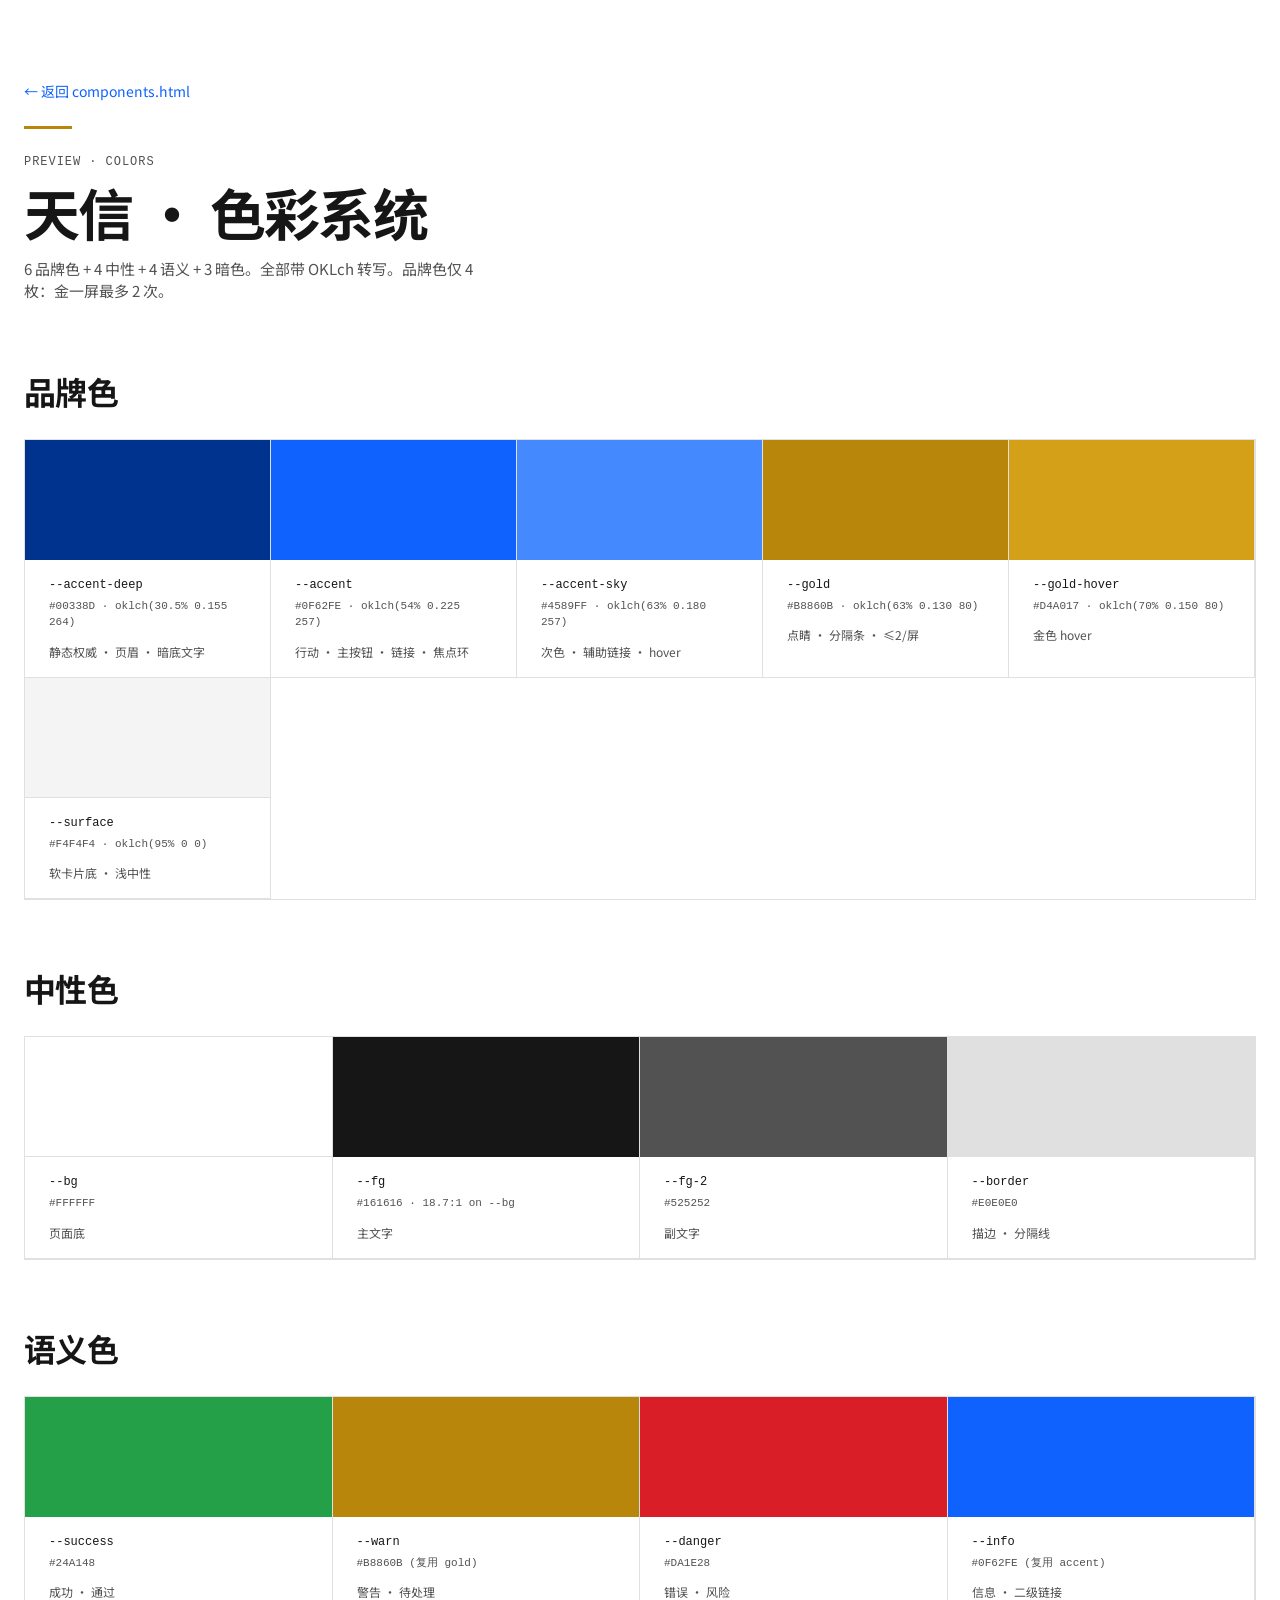
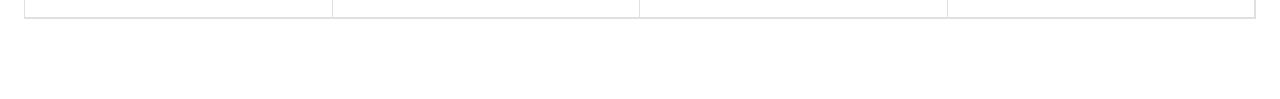
<file: 天信文档skill/assets/design-system/preview/colors.html>
<!doctype html>
<html lang="zh-CN">
<head>
  <meta charset="UTF-8" />
  <meta name="viewport" content="width=device-width, initial-scale=1.0" />
  <title>Tianxin CPA · 色彩预览</title>
  <link rel="icon" type="image/svg+xml" href="../assets/logo-horizontal-color.png" />
  <link rel="preconnect" href="https://fonts.googleapis.com" />
  <link rel="preconnect" href="https://fonts.gstatic.com" crossorigin />
  <link href="https://fonts.googleapis.com/css2?family=Noto+Sans+SC:wght@400;500;600&family=Noto+Serif+SC:wght@400;600&display=swap" rel="stylesheet" />
  <style>
    @import "../tokens.css";
    *,*::before,*::after{box-sizing:border-box}html,body{margin:0;padding:0}
    body{font-family:var(--font-body);font-size:var(--text-base);line-height:var(--leading-body);color:var(--fg);background:var(--bg);font-variant-numeric:tabular-nums;-webkit-font-smoothing:antialiased}
    .wrap{max-width:var(--container-max);margin:0 auto;padding:var(--space-12) var(--container-gutter-desktop)}
    .eyebrow{font-family:var(--font-mono);font-size:var(--text-xs);letter-spacing:var(--tracking-eyebrow);text-transform:uppercase;color:var(--fg-2);margin-bottom:var(--space-2)}
    .divider{width:48px;height:3px;background:var(--gold);margin-bottom:var(--space-4)}
    h1{font-size:var(--text-2xl);letter-spacing:var(--tracking-display);line-height:var(--leading-tight);margin:0 0 var(--space-3)}
    h2{font-size:var(--text-xl);letter-spacing:-0.02em;margin:var(--space-10) 0 var(--space-4)}
    .lead{max-width:60ch;color:var(--fg-2);margin-bottom:var(--space-8)}
    .grid{display:grid;grid-template-columns:repeat(auto-fit,minmax(220px,1fr));gap:0;border:1px solid var(--border)}
    .swatch{border-right:1px solid var(--border);border-bottom:1px solid var(--border)}
    .swatch .chip{height:120px}
    .swatch .meta{padding:var(--space-3) var(--space-4)}
    .swatch .tok{font-family:var(--font-mono);font-size:var(--text-xs);font-weight:500;margin-bottom:4px}
    .swatch .val{font-family:var(--font-mono);font-size:11px;color:var(--fg-2);line-height:1.5}
    .swatch .use{font-size:var(--text-xs);color:var(--fg-2);margin-top:var(--space-2);line-height:1.5}
    .back{font-size:var(--text-sm);color:var(--accent);text-decoration:none;margin-bottom:var(--space-4);display:inline-block}
  </style>
</head>
<body>
  <div class="wrap">
    <a class="back" href="../components.html">← 返回 components.html</a>
    <div class="divider"></div>
    <div class="eyebrow">PREVIEW · COLORS</div>
    <h1>天信 · 色彩系统</h1>
    <p class="lead">6 品牌色 + 4 中性 + 4 语义 + 3 暗色。全部带 OKLch 转写。品牌色仅 4 枚：金一屏最多 2 次。</p>

    <h2>品牌色</h2>
    <div class="grid">
      <div class="swatch"><div class="chip" style="background:#00338D"></div><div class="meta"><div class="tok">--accent-deep</div><div class="val">#00338D · oklch(30.5% 0.155 264)</div><div class="use">静态权威 · 页眉 · 暗底文字</div></div></div>
      <div class="swatch"><div class="chip" style="background:#0F62FE"></div><div class="meta"><div class="tok">--accent</div><div class="val">#0F62FE · oklch(54% 0.225 257)</div><div class="use">行动 · 主按钮 · 链接 · 焦点环</div></div></div>
      <div class="swatch"><div class="chip" style="background:#4589FF"></div><div class="meta"><div class="tok">--accent-sky</div><div class="val">#4589FF · oklch(63% 0.180 257)</div><div class="use">次色 · 辅助链接 · hover</div></div></div>
      <div class="swatch"><div class="chip" style="background:#B8860B"></div><div class="meta"><div class="tok">--gold</div><div class="val">#B8860B · oklch(63% 0.130 80)</div><div class="use">点睛 · 分隔条 · ≤2/屏</div></div></div>
      <div class="swatch"><div class="chip" style="background:#D4A017"></div><div class="meta"><div class="tok">--gold-hover</div><div class="val">#D4A017 · oklch(70% 0.150 80)</div><div class="use">金色 hover</div></div></div>
      <div class="swatch"><div class="chip" style="background:#F4F4F4;border-bottom:1px solid #E0E0E0"></div><div class="meta"><div class="tok">--surface</div><div class="val">#F4F4F4 · oklch(95% 0 0)</div><div class="use">软卡片底 · 浅中性</div></div></div>
    </div>

    <h2>中性色</h2>
    <div class="grid">
      <div class="swatch"><div class="chip" style="background:#FFFFFF;border-bottom:1px solid #E0E0E0"></div><div class="meta"><div class="tok">--bg</div><div class="val">#FFFFFF</div><div class="use">页面底</div></div></div>
      <div class="swatch"><div class="chip" style="background:#161616"></div><div class="meta"><div class="tok">--fg</div><div class="val">#161616 · 18.7:1 on --bg</div><div class="use">主文字</div></div></div>
      <div class="swatch"><div class="chip" style="background:#525252"></div><div class="meta"><div class="tok">--fg-2</div><div class="val">#525252</div><div class="use">副文字</div></div></div>
      <div class="swatch"><div class="chip" style="background:#E0E0E0"></div><div class="meta"><div class="tok">--border</div><div class="val">#E0E0E0</div><div class="use">描边 · 分隔线</div></div></div>
    </div>

    <h2>语义色</h2>
    <div class="grid">
      <div class="swatch"><div class="chip" style="background:#24A148"></div><div class="meta"><div class="tok">--success</div><div class="val">#24A148</div><div class="use">成功 · 通过</div></div></div>
      <div class="swatch"><div class="chip" style="background:#B8860B"></div><div class="meta"><div class="tok">--warn</div><div class="val">#B8860B (复用 gold)</div><div class="use">警告 · 待处理</div></div></div>
      <div class="swatch"><div class="chip" style="background:#DA1E28"></div><div class="meta"><div class="tok">--danger</div><div class="val">#DA1E28</div><div class="use">错误 · 风险</div></div></div>
      <div class="swatch"><div class="chip" style="background:#0F62FE"></div><div class="meta"><div class="tok">--info</div><div class="val">#0F62FE (复用 accent)</div><div class="use">信息 · 二级链接</div></div></div>
    </div>
  </div>
</body>
</html>
</file>
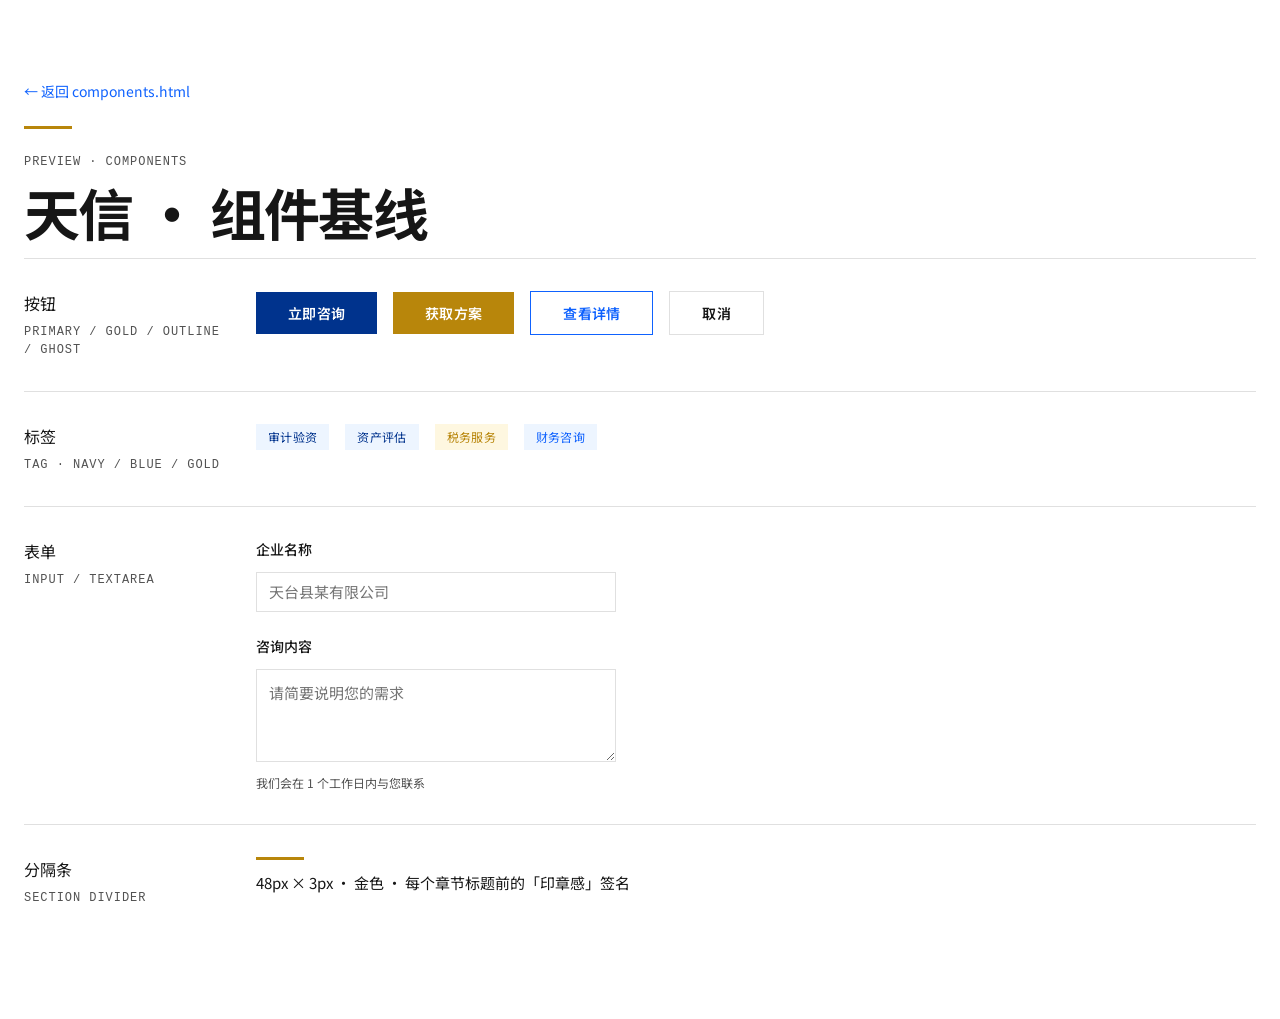
<file: 天信文档skill/assets/design-system/preview/components.html>
<!doctype html>
<html lang="zh-CN">
<head>
  <meta charset="UTF-8" />
  <meta name="viewport" content="width=device-width, initial-scale=1.0" />
  <title>Tianxin CPA · 组件预览</title>
  <link rel="icon" type="image/svg+xml" href="../assets/logo-horizontal-color.png" />
  <link rel="preconnect" href="https://fonts.googleapis.com" />
  <link rel="preconnect" href="https://fonts.gstatic.com" crossorigin />
  <link href="https://fonts.googleapis.com/css2?family=Noto+Sans+SC:wght@400;500;600&display=swap" rel="stylesheet" />
  <style>
    @import "../tokens.css";
    *,*::before,*::after{box-sizing:border-box}html,body{margin:0;padding:0}
    body{font-family:var(--font-body);font-size:var(--text-base);line-height:var(--leading-body);color:var(--fg);background:var(--bg);font-variant-numeric:tabular-nums;-webkit-font-smoothing:antialiased}
    .wrap{max-width:var(--container-max);margin:0 auto;padding:var(--space-12) var(--container-gutter-desktop)}
    .eyebrow{font-family:var(--font-mono);font-size:var(--text-xs);letter-spacing:var(--tracking-eyebrow);text-transform:uppercase;color:var(--fg-2);margin-bottom:var(--space-2)}
    .divider{width:48px;height:3px;background:var(--gold);margin-bottom:var(--space-4)}
    h1{font-size:var(--text-2xl);letter-spacing:var(--tracking-display);line-height:var(--leading-tight);margin:0 0 var(--space-3)}
    h2{font-size:18px;font-weight:600;margin:var(--space-8) 0 var(--space-4)}
    .row{padding:var(--space-5) 0;border-top:1px solid var(--border);display:grid;grid-template-columns:200px 1fr;gap:var(--space-5);align-items:start}
    .row:first-of-type{border-top:0}
    .label{font-family:var(--font-mono);font-size:var(--text-xs);letter-spacing:var(--tracking-eyebrow);color:var(--fg-2);text-transform:uppercase}
    .label .nm{display:block;font-size:16px;color:var(--fg);margin-bottom:var(--space-1);text-transform:none;letter-spacing:0;font-family:var(--font-body)}
    .btn{display:inline-flex;align-items:center;gap:var(--space-2);font:600 var(--text-sm)/1 var(--font-body);letter-spacing:.02em;padding:14px var(--space-5);border:0;cursor:pointer;transition:background var(--motion-base) var(--ease-standard)}
    .btn-primary{background:var(--accent-deep);color:#fff}
    .btn-primary:hover{background:var(--accent)}
    .btn-gold{background:var(--gold);color:#fff}
    .btn-gold:hover{background:var(--gold-hover)}
    .btn-outline{background:transparent;color:var(--accent);border:1px solid var(--accent)}
    .btn-outline:hover{background:var(--accent);color:#fff}
    .btn-ghost{background:transparent;color:var(--fg);border:1px solid var(--border)}
    .btn-ghost:hover{background:var(--surface)}
    .tag{display:inline-block;padding:4px 12px;font-size:var(--text-xs);letter-spacing:.32px;line-height:1.5}
    .tag-navy{color:var(--accent-deep);background:#EDF5FF}
    .tag-blue{color:var(--accent);background:#EDF5FF}
    .tag-gold{color:var(--gold);background:#FEF7E0}
    .field{max-width:360px}
    .field label{display:block;font-size:var(--text-sm);font-weight:500;margin-bottom:var(--space-2)}
    .field input,.field textarea{width:100%;height:40px;padding:0 12px;border:1px solid var(--border);background:var(--bg);font:inherit;color:var(--fg);outline:none;transition:border-color var(--motion-base) var(--ease-standard),box-shadow var(--motion-base) var(--ease-standard)}
    .field textarea{height:auto;padding:12px}
    .field input:focus,.field textarea:focus{border-color:var(--accent);box-shadow:0 0 0 2px rgba(15,98,254,0.2)}
    .field .help{font-size:var(--text-xs);color:var(--fg-2);margin-top:6px}
    .back{font-size:var(--text-sm);color:var(--accent);text-decoration:none;margin-bottom:var(--space-4);display:inline-block}
  </style>
</head>
<body>
  <div class="wrap">
    <a class="back" href="../components.html">← 返回 components.html</a>
    <div class="divider"></div>
    <div class="eyebrow">PREVIEW · COMPONENTS</div>
    <h1>天信 · 组件基线</h1>

    <div class="row">
      <div class="label"><span class="nm">按钮</span>PRIMARY / GOLD / OUTLINE / GHOST</div>
      <div style="display:flex;flex-wrap:wrap;gap:var(--space-3);align-items:center">
        <button class="btn btn-primary">立即咨询</button>
        <button class="btn btn-gold">获取方案</button>
        <button class="btn btn-outline">查看详情</button>
        <button class="btn btn-ghost">取消</button>
      </div>
    </div>

    <div class="row">
      <div class="label"><span class="nm">标签</span>TAG · NAVY / BLUE / GOLD</div>
      <div style="display:flex;flex-wrap:wrap;gap:var(--space-3)">
        <span class="tag tag-navy">审计验资</span>
        <span class="tag tag-navy">资产评估</span>
        <span class="tag tag-gold">税务服务</span>
        <span class="tag tag-blue">财务咨询</span>
      </div>
    </div>

    <div class="row">
      <div class="label"><span class="nm">表单</span>INPUT / TEXTAREA</div>
      <div class="field" style="display:flex;flex-direction:column;gap:var(--space-4)">
        <div>
          <label>企业名称</label>
          <input type="text" placeholder="天台县某有限公司" />
        </div>
        <div>
          <label>咨询内容</label>
          <textarea rows="3" placeholder="请简要说明您的需求"></textarea>
          <div class="help">我们会在 1 个工作日内与您联系</div>
        </div>
      </div>
    </div>

    <div class="row">
      <div class="label"><span class="nm">分隔条</span>SECTION DIVIDER</div>
      <div>
        <div style="width:48px;height:3px;background:var(--gold)"></div>
        <div class="help" style="margin-top:var(--space-2)">48px × 3px · 金色 · 每个章节标题前的「印章感」签名</div>
      </div>
    </div>
  </div>
</body>
</html>
</file>
